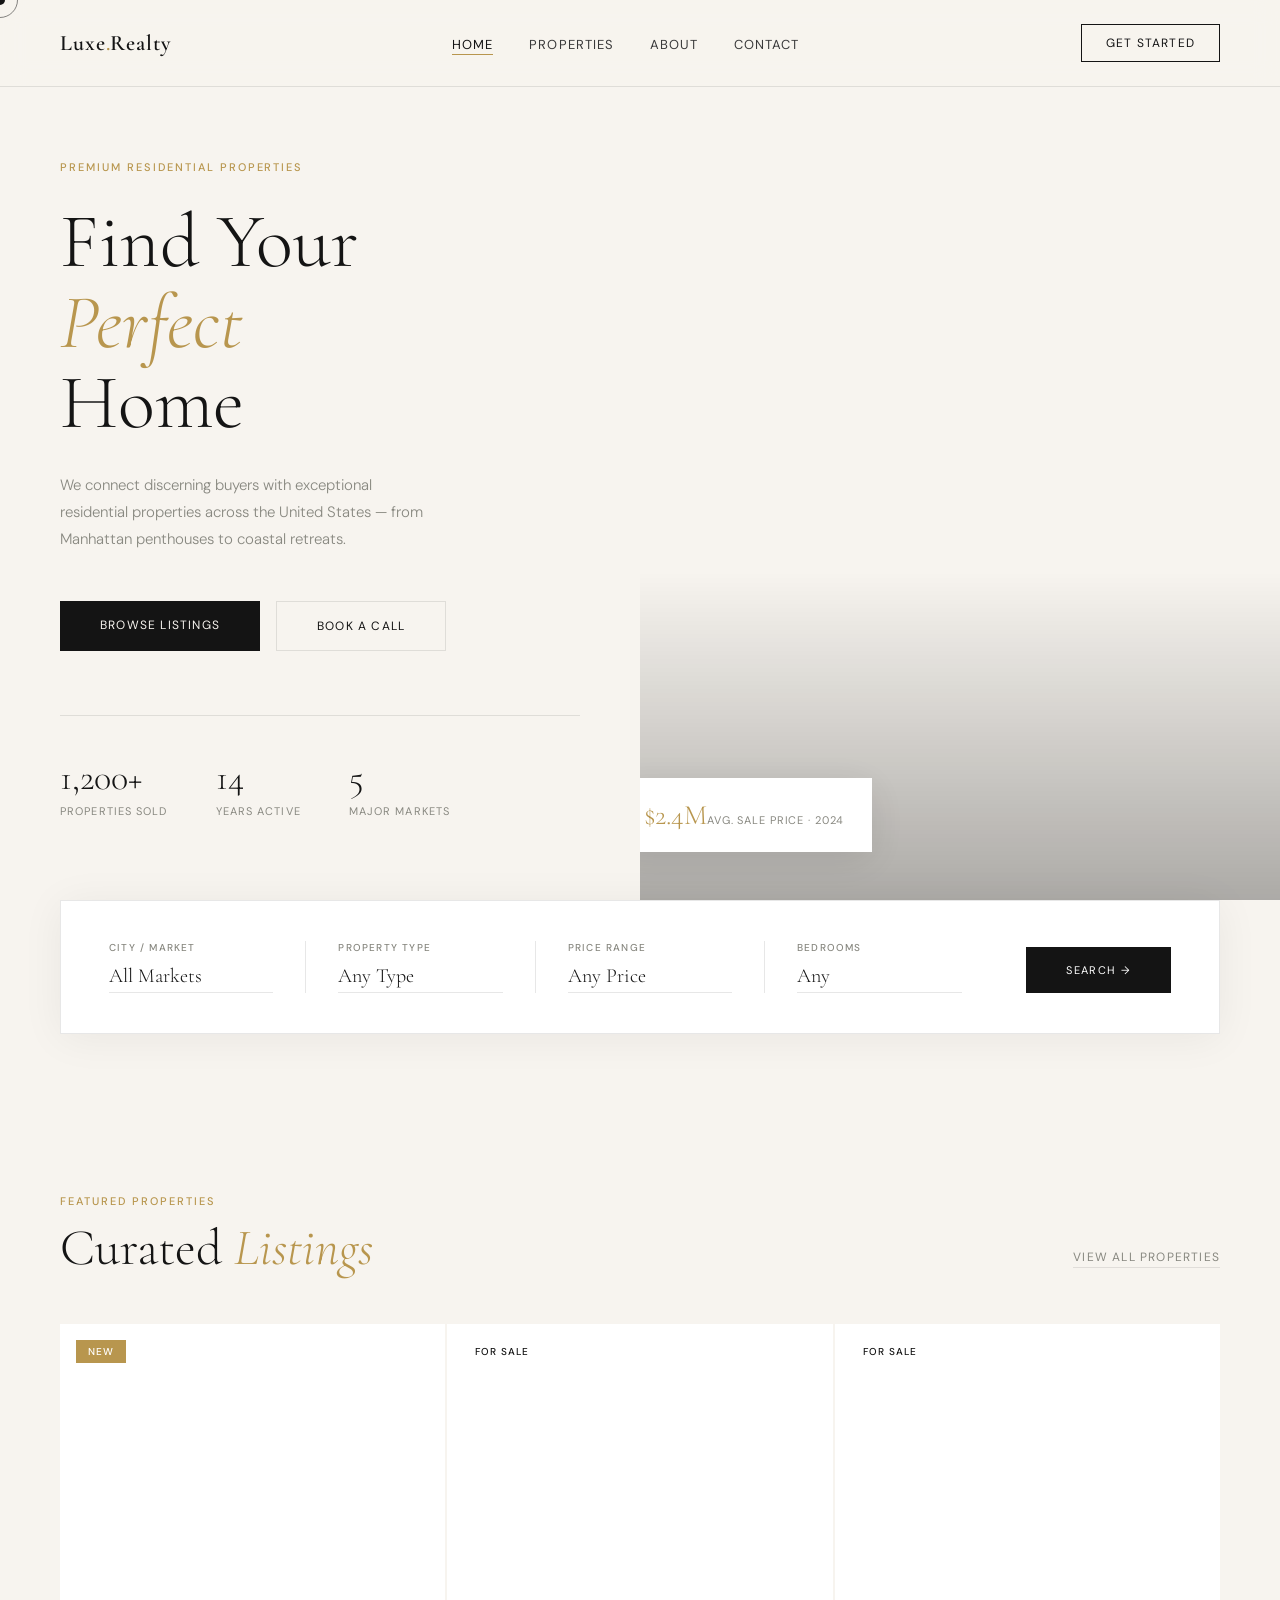
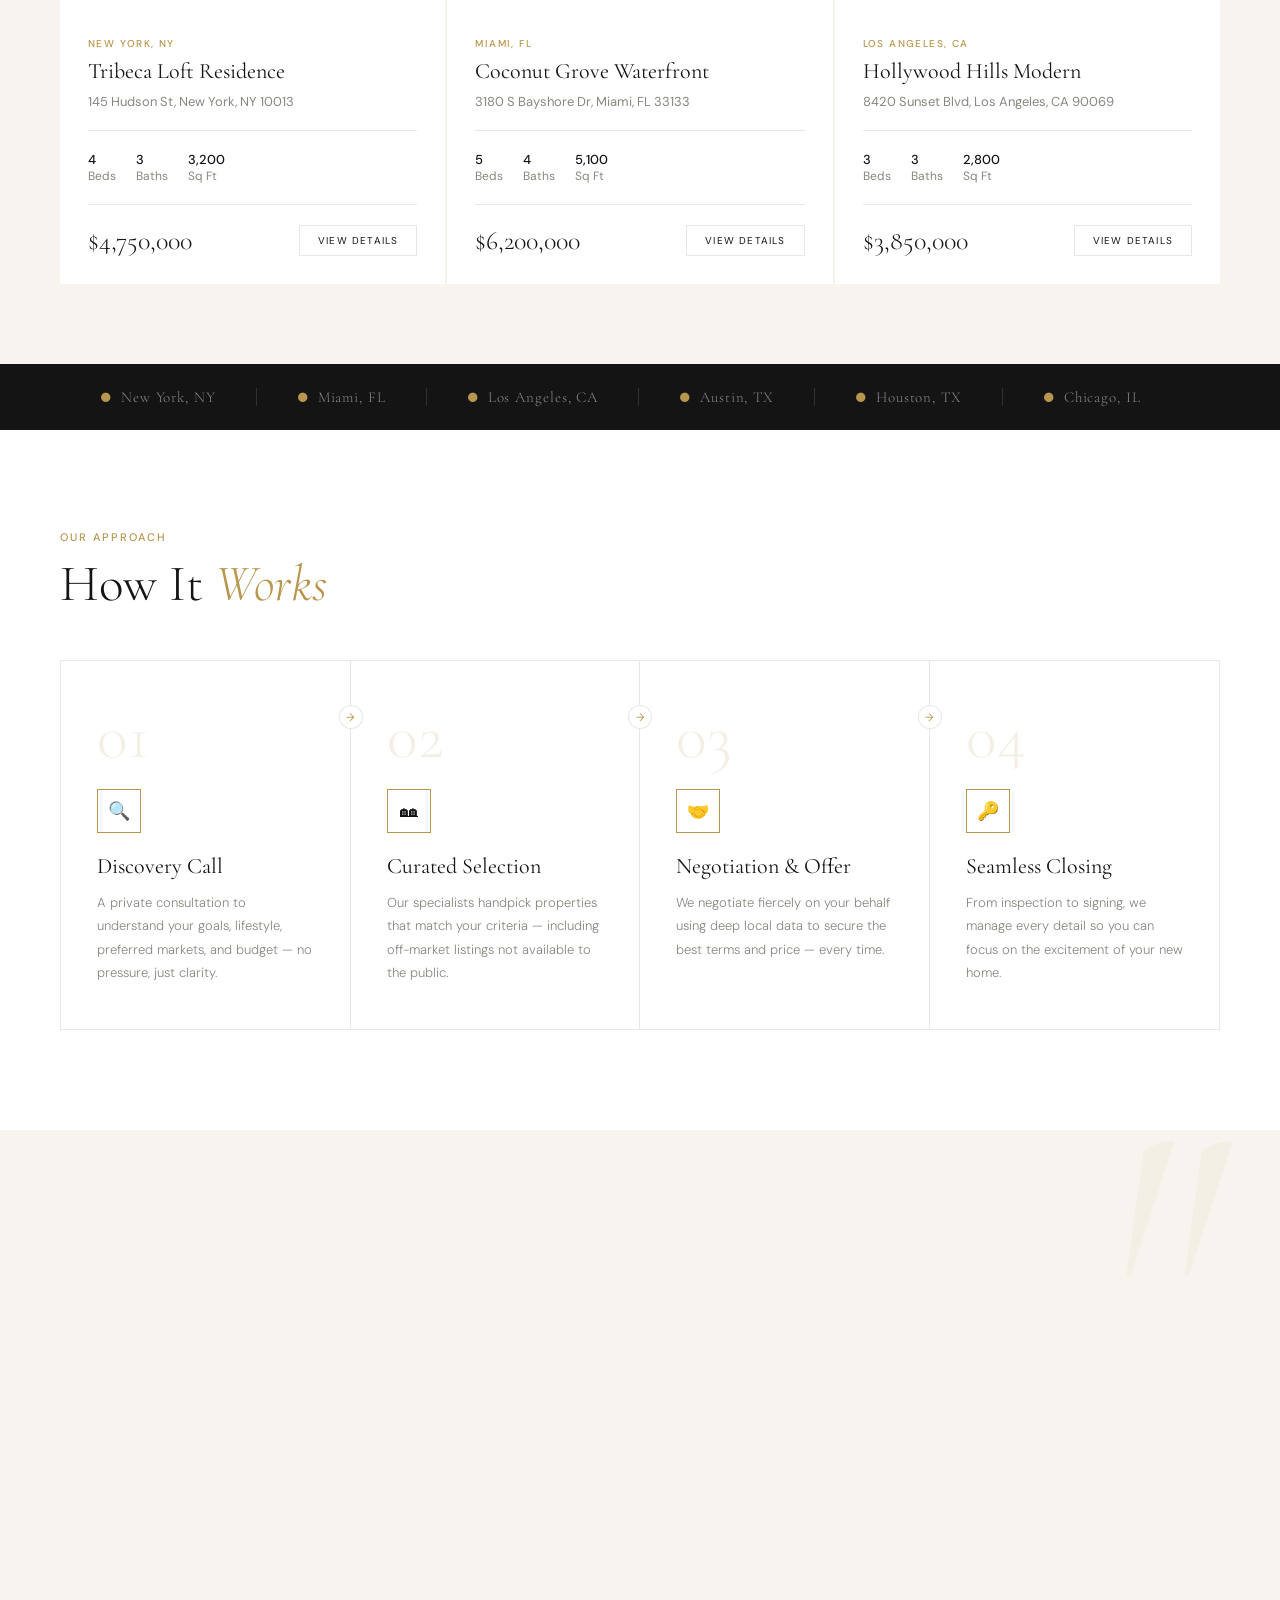
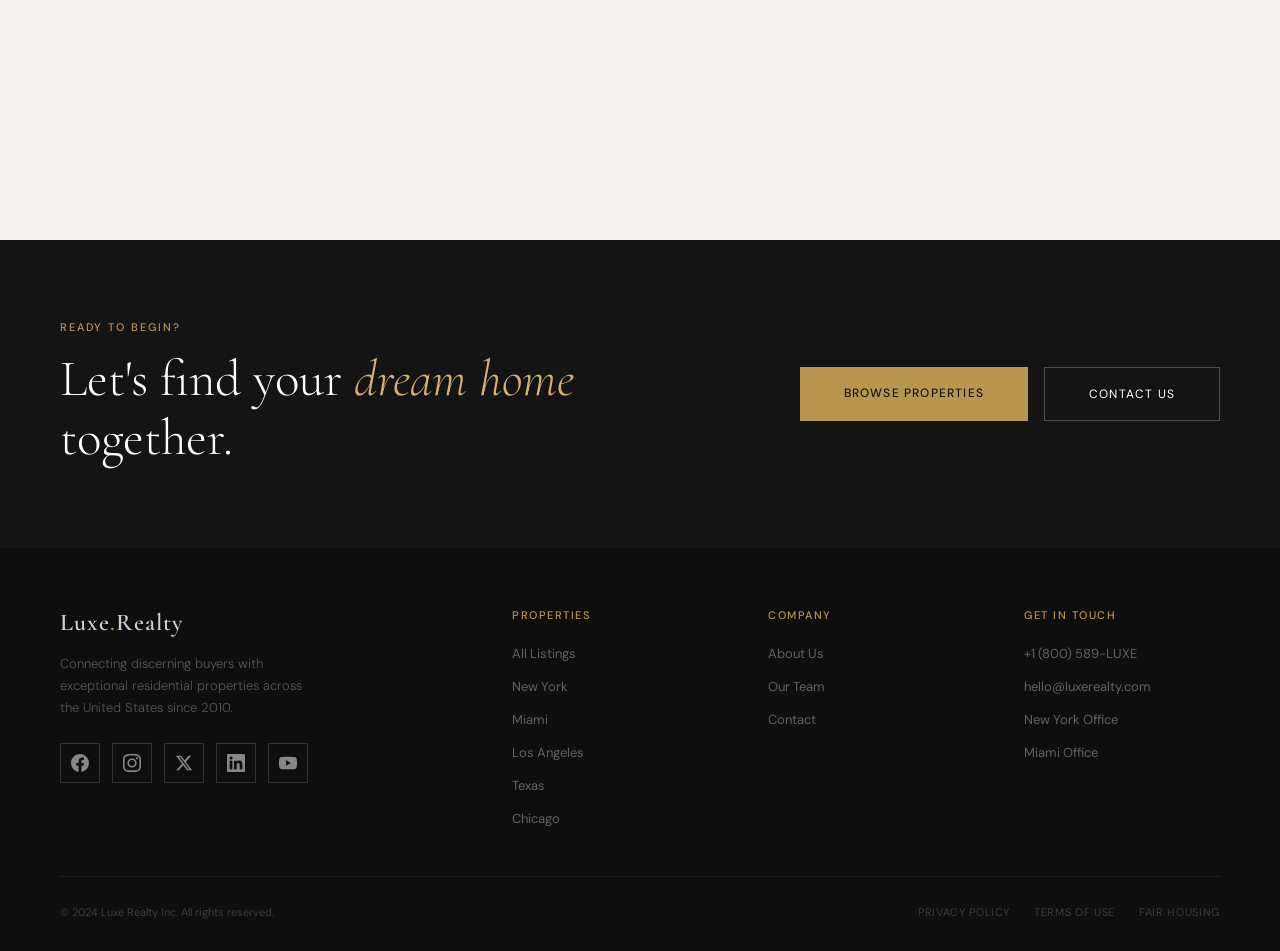
<file: index.html>
<!DOCTYPE html>
<html lang="en">
<head>
<meta charset="UTF-8" />
<meta name="viewport" content="width=device-width, initial-scale=1.0" />
<title>Luxe Realty — Premium Residential Properties USA</title>
<link rel="preconnect" href="https://fonts.googleapis.com" />
<link rel="preconnect" href="https://fonts.gstatic.com" crossorigin />
<link href="https://fonts.googleapis.com/css2?family=Cormorant+Garamond:ital,wght@0,300;0,400;0,600;1,300;1,400&family=DM+Sans:wght@300;400;500&display=swap" rel="stylesheet" />
<link rel="stylesheet" href="styles.css" />
<style>
/* HOME PAGE SPECIFIC STYLES */

/* HERO */
.hero{min-height:100vh;display:grid;grid-template-columns:1fr 1fr;padding-top:80px;overflow:hidden}
.hero-left{display:flex;flex-direction:column;justify-content:center;padding:80px 60px;position:relative}
.hero-eyebrow{font-size:11px;letter-spacing:.18em;text-transform:uppercase;color:var(--gold);font-weight:500;margin-bottom:28px;opacity:0;animation:fadeUp .8s .2s forwards}
.hero-title{font-family:var(--serif);font-size:clamp(52px,6vw,88px);font-weight:300;line-height:1.05;color:var(--ink);margin-bottom:28px;opacity:0;animation:fadeUp .8s .4s forwards}
.hero-title em{font-style:italic;color:var(--gold)}
.hero-desc{font-size:15px;color:var(--ink-muted);line-height:1.8;max-width:380px;margin-bottom:48px;font-weight:300;opacity:0;animation:fadeUp .8s .6s forwards}
.hero-btns{display:flex;gap:16px;opacity:0;animation:fadeUp .8s .8s forwards}
.btn-primary{background:var(--ink);color:var(--cream);padding:16px 40px;font-size:12px;letter-spacing:.1em;text-transform:uppercase;border:none;cursor:pointer;text-decoration:none;transition:background .25s;display:inline-block;font-family:var(--sans)}
.btn-primary:hover{background:var(--gold)}
.btn-outline{background:transparent;color:var(--ink);padding:16px 40px;font-size:12px;letter-spacing:.1em;text-transform:uppercase;border:1px solid var(--border);cursor:pointer;text-decoration:none;transition:border-color .25s;display:inline-block;font-family:var(--sans)}
.btn-outline:hover{border-color:var(--ink)}
.hero-stats{display:flex;gap:48px;margin-top:64px;padding-top:40px;border-top:1px solid var(--border);opacity:0;animation:fadeUp .8s 1s forwards}
.stat-num{font-family:var(--serif);font-size:36px;font-weight:300;color:var(--ink);display:block}
.stat-label{font-size:11px;letter-spacing:.1em;text-transform:uppercase;color:var(--ink-muted)}
.hero-right{position:relative;overflow:hidden;opacity:0;animation:fadeIn 1.2s .3s forwards}
.hero-img-placeholder{width:100%;height:100%;background:url('https://images.unsplash.com/photo-1600596542815-ffad4c1539a9?w=1200&q=80') center/cover no-repeat;display:flex;align-items:center;justify-content:center;position:relative}
.hero-img-placeholder::before{content:'';position:absolute;inset:0;background:linear-gradient(to bottom,rgba(0,0,0,0) 60%,rgba(0,0,0,0.3) 100%)}
.hero-img-label{display:none}
.hero-badge{position:absolute;bottom:48px;left:-24px;background:var(--white);padding:20px 28px;box-shadow:0 8px 40px rgba(0,0,0,.10);opacity:0;animation:fadeUp .8s 1.2s forwards}
.badge-num{font-family:var(--serif);font-size:28px;font-weight:300;color:var(--gold)}
.badge-text{font-size:11px;color:var(--ink-muted);letter-spacing:.08em;text-transform:uppercase}

/* SEARCH */
.search-section{padding:0 60px 80px}
.search-card{background:var(--white);border:1px solid var(--border);padding:40px 48px;display:grid;grid-template-columns:1fr 1fr 1fr 1fr auto;gap:0;align-items:end;box-shadow:0 4px 40px rgba(0,0,0,.06)}
.search-field{padding:0 32px 0 0;border-right:1px solid var(--border);margin-right:32px}
.search-field:last-of-type{border-right:none}
.search-label{display:block;font-size:10px;letter-spacing:.12em;text-transform:uppercase;color:var(--ink-muted);margin-bottom:10px;font-weight:500}
.search-select,.search-input{background:none;border:none;outline:none;font-family:var(--serif);font-size:20px;font-weight:300;color:var(--ink);width:100%;cursor:pointer;appearance:none;-webkit-appearance:none;padding-bottom:4px;border-bottom:1px solid var(--border);transition:border-color .2s}
.search-select:focus,.search-input:focus{border-color:var(--gold)}
.search-btn{background:var(--ink);color:var(--white);border:none;padding:16px 40px;font-family:var(--sans);font-size:11px;letter-spacing:.12em;text-transform:uppercase;cursor:pointer;transition:background .25s;white-space:nowrap}
.search-btn:hover{background:var(--gold)}

/* SECTION HEADER */
.section-header{display:flex;align-items:flex-end;justify-content:space-between;margin-bottom:48px}
.section-eyebrow{font-size:11px;letter-spacing:.18em;text-transform:uppercase;color:var(--gold);font-weight:500;margin-bottom:12px;display:block}
.section-title{font-family:var(--serif);font-size:clamp(36px,4vw,56px);font-weight:300;line-height:1.1}
.section-title em{font-style:italic;color:var(--gold)}
.view-all{font-size:12px;letter-spacing:.1em;text-transform:uppercase;color:var(--ink-muted);text-decoration:none;border-bottom:1px solid var(--border);padding-bottom:2px;transition:color .2s,border-color .2s;white-space:nowrap;margin-bottom:8px}
.view-all:hover{color:var(--ink);border-color:var(--ink)}

/* LISTINGS */
.listings-section{padding:80px 60px}
.listings-grid{display:grid;grid-template-columns:repeat(3,1fr);gap:2px}
.listing-card{background:var(--white);overflow:hidden;transition:transform .4s cubic-bezier(.25,.46,.45,.94);cursor:none;text-decoration:none;color:inherit;display:block}
.listing-card:hover{transform:translateY(-6px)}
.listing-card:hover .listing-img-placeholder{transform:scale(1.04)}
.listing-img-wrap{overflow:hidden;aspect-ratio:4/3;position:relative}
.listing-img-placeholder{width:100%;height:100%;background:url('https://images.unsplash.com/photo-1600585154340-be6161a56a0c?w=800&q=80') center/cover no-repeat;display:flex;align-items:center;justify-content:center;transition:transform .6s cubic-bezier(.25,.46,.45,.94)}
.listing-img-placeholder.alt1{background:url('https://images.unsplash.com/photo-1600607687939-ce8a6c25118c?w=800&q=80') center/cover no-repeat}
.listing-img-placeholder.alt2{background:url('https://images.unsplash.com/photo-1600566753086-00f18fb6b3ea?w=800&q=80') center/cover no-repeat}
.listing-img-icon{display:none}
.listing-tag{position:absolute;top:16px;left:16px;background:var(--white);font-size:10px;letter-spacing:.1em;text-transform:uppercase;padding:5px 12px;color:var(--ink);font-weight:500}
.listing-tag.sold{background:var(--ink);color:var(--white)}
.listing-tag.new{background:var(--gold);color:var(--white)}
.listing-body{padding:24px 28px 28px}
.listing-city{font-size:10px;letter-spacing:.14em;text-transform:uppercase;color:var(--gold);margin-bottom:8px;font-weight:500}
.listing-title{font-family:var(--serif);font-size:22px;font-weight:400;line-height:1.2;margin-bottom:8px;color:var(--ink)}
.listing-address{font-size:13px;color:var(--ink-muted);margin-bottom:20px}
.listing-divider{height:1px;background:var(--border);margin-bottom:20px}
.listing-meta{display:flex;gap:20px}
.listing-meta-item{font-size:12px;color:var(--ink-muted)}
.listing-meta-item strong{color:var(--ink);font-weight:500;display:block;font-size:13px}
.listing-footer{display:flex;align-items:center;justify-content:space-between;margin-top:20px;padding-top:20px;border-top:1px solid var(--border)}
.listing-price{font-family:var(--serif);font-size:26px;font-weight:300;color:var(--ink)}
.listing-btn-sm{font-size:10px;letter-spacing:.12em;text-transform:uppercase;color:var(--ink);border:1px solid var(--border);padding:8px 18px;cursor:pointer;background:none;transition:background .2s,color .2s,border-color .2s;font-family:var(--sans)}
.listing-btn-sm:hover{background:var(--ink);color:var(--white);border-color:var(--ink)}

/* MARKETS STRIP */
.markets-strip{padding:24px 60px;background:var(--ink);display:flex;align-items:center;overflow:hidden}
.market-item{font-family:var(--serif);font-size:15px;font-weight:300;color:rgba(255,255,255,.5);letter-spacing:.06em;white-space:nowrap;padding:0 40px;border-right:1px solid rgba(255,255,255,.12);transition:color .2s;cursor:default}
.market-item:last-child{border-right:none}
.market-item:hover{color:var(--gold-light)}
.market-dot{color:var(--gold);margin-right:8px}

/* HOW IT WORKS */
.process-section{padding:100px 60px;background:var(--white)}
.process-grid{display:grid;grid-template-columns:repeat(4,1fr);gap:0;border:1px solid var(--border)}
.process-step{padding:44px 36px;border-right:1px solid var(--border);position:relative;transition:background .3s}
.process-step:last-child{border-right:none}
.process-step:hover{background:var(--cream)}
.step-number{font-family:var(--serif);font-size:64px;font-weight:300;color:rgba(184,150,78,.15);line-height:1;margin-bottom:20px;display:block;transition:color .3s}
.process-step:hover .step-number{color:rgba(184,150,78,.35)}
.step-icon{width:44px;height:44px;border:1px solid var(--gold);display:flex;align-items:center;justify-content:center;margin-bottom:20px;font-size:18px}
.step-title{font-family:var(--serif);font-size:22px;font-weight:400;margin-bottom:12px}
.step-desc{font-size:13px;color:var(--ink-muted);line-height:1.8;font-weight:300}
.step-arrow{position:absolute;top:44px;right:-13px;width:24px;height:24px;background:var(--white);border:1px solid var(--border);border-radius:50%;display:flex;align-items:center;justify-content:center;font-size:11px;color:var(--gold);z-index:2}
.process-step:last-child .step-arrow{display:none}

/* TESTIMONIALS */
.testimonials-section{padding:100px 60px;position:relative;overflow:hidden}
.testimonials-section::before{content:'"';font-family:var(--serif);font-size:400px;color:rgba(184,150,78,.06);position:absolute;top:-60px;right:60px;line-height:1;pointer-events:none;font-style:italic}
.testimonials-header{display:flex;align-items:flex-end;justify-content:space-between;gap:24px;flex-wrap:wrap}
.testimonials-header .section-title{margin-bottom:0}
.testimonials-track-wrap{overflow:hidden;margin-top:64px}
.testimonials-track{display:flex;gap:2px;transition:transform .6s cubic-bezier(.25,.46,.45,.94)}
.testimonial-card{background:var(--white);flex:0 0 calc(33.333% - 2px);padding:44px 40px;border:1px solid var(--border);position:relative;min-width:0}
.tc-stars{display:flex;gap:4px;margin-bottom:24px;color:var(--gold);font-size:14px}
.tc-quote{font-family:var(--serif);font-size:19px;font-weight:300;line-height:1.65;color:var(--ink-soft);margin-bottom:32px;font-style:italic}
.tc-divider{height:1px;background:var(--border);margin-bottom:24px}
.tc-author{display:flex;align-items:center;gap:16px}
.tc-avatar{width:48px;height:48px;border-radius:50%;background:linear-gradient(135deg,#E5DDD4,#CFC7BC);display:flex;align-items:center;justify-content:center;font-size:16px;font-family:var(--serif);color:rgba(20,20,20,.3);flex-shrink:0}
.tc-name{font-size:14px;font-weight:500;color:var(--ink);display:block;margin-bottom:2px}
.tc-detail{font-size:12px;color:var(--ink-muted)}
.tc-market-tag{position:absolute;top:32px;right:32px;font-size:10px;letter-spacing:.1em;text-transform:uppercase;color:var(--gold);background:rgba(184,150,78,.08);padding:4px 10px}
.tc-controls{display:flex;align-items:center;gap:16px;margin-top:40px}
.tc-btn{width:44px;height:44px;border:1px solid var(--border);background:none;cursor:pointer;font-size:16px;color:var(--ink);transition:background .2s,color .2s,border-color .2s;display:flex;align-items:center;justify-content:center}
.tc-btn:hover{background:var(--ink);color:var(--white);border-color:var(--ink)}
.tc-dots{display:flex;gap:8px}
.tc-dot{width:6px;height:6px;border-radius:50%;background:var(--border);border:1px solid var(--border);cursor:pointer;transition:background .2s,transform .2s}
.tc-dot.active{background:var(--gold);border-color:var(--gold);transform:scale(1.3)}
.tc-count{margin-left:auto;font-size:13px;color:var(--ink-muted)}

/* HOME PAGE RESPONSIVE */

/* RESPONSIVE */
/* RESPONSIVE - HOME PAGE */
@media(max-width:1024px){
  .hero{grid-template-columns:1fr;min-height:auto}
  .hero-right{min-height:280px;order:-1}
  .hero-left{padding:40px 32px}
  .hero-title{font-size:clamp(36px,8vw,52px)}
  .hero-badge{display:none}
  .search-section{padding:0 32px 60px}
  .search-card{grid-template-columns:1fr 1fr;gap:24px;padding:28px 24px}
  .search-field{border-right:none;margin-right:0;padding-right:0}
  .listings-section,.process-section,.testimonials-section{padding:60px 32px}
  .listings-grid{grid-template-columns:1fr 1fr}
  .process-grid{grid-template-columns:1fr 1fr}
  .process-step{border-bottom:1px solid var(--border)}
  .testimonial-card{flex:0 0 calc(100% - 2px)}
  .testimonials-section::before{font-size:200px;right:20px}
  .markets-strip{padding:20px 32px;flex-wrap:wrap}
  .market-item{padding:8px 20px}
}
@media(max-width:768px){
  .hero-title{font-size:clamp(32px,7vw,44px)}
  .hero-desc{font-size:14px;max-width:100%}
  .hero-right{min-height:220px}
  .search-card{grid-template-columns:1fr}
  .listings-grid{grid-template-columns:1fr}
  .process-grid{grid-template-columns:1fr}
}
@media(max-width:480px){
  .hero{padding-top:60px}
  .hero-right{min-height:200px}
  .hero-left{padding:24px 16px}
  .hero-eyebrow{font-size:10px;margin-bottom:12px}
  .hero-title{font-size:26px;margin-bottom:12px}
  .hero-desc{font-size:13px;margin-bottom:20px;line-height:1.6}
  .hero-btns{flex-direction:column;gap:10px}
  .hero-btns a{text-align:center;padding:14px 24px;font-size:11px}
  .hero-stats{flex-direction:row;flex-wrap:wrap;gap:16px;margin-top:24px;padding-top:20px}
  .hero-stats .stat{flex:1;min-width:80px}
  .stat-num{font-size:24px}
  .stat-label{font-size:9px}
  .search-section{padding:0 16px 32px}
  .search-card{padding:20px 16px;gap:16px}
  .search-label{font-size:9px}
  .search-select,.search-input{font-size:16px}
  .search-btn{padding:14px 24px;font-size:10px;width:100%}
  .listings-section,.process-section,.testimonials-section{padding:32px 16px}
  .listing-card{min-width:100%}
  .listing-body{padding:16px}
  .listing-title{font-size:18px}
  .listing-price{font-size:18px}
  .process-step{padding:20px 16px}
  .step-num{font-size:32px}
  .step-title{font-size:16px}
  .testimonials-header{flex-direction:column;align-items:flex-start;gap:24px}
  .testimonials-header .section-title{font-size:28px}
  .tc-controls{flex-wrap:wrap;gap:12px}
  .tc-btn{width:40px;height:40px}
  .testimonial-card{padding:24px 20px}
  .tc-quote{font-size:16px}
  .markets-strip{padding:12px 16px;gap:8px}
  .market-item{padding:6px 12px;font-size:12px}
}
</style>
</head>
<body>
<div class="cursor" id="cursor"></div>
<div class="cursor-ring" id="cursorRing"></div>

<!-- NAV -->
<nav id="navbar">
  <a href="index.html" class="nav-logo">Luxe<span>.</span>Realty</a>
  <ul class="nav-links">
    <li><a href="index.html" class="active">Home</a></li>
    <li><a href="listings.html">Properties</a></li>
    <li><a href="about.html">About</a></li>
    <li><a href="contact.html">Contact</a></li>
  </ul>
  <a href="contact.html" class="nav-cta">Get Started</a>
  <button class="menu-toggle" id="menuToggle" aria-label="Toggle menu">
    <span></span><span></span><span></span>
  </button>
</nav>

<!-- MOBILE MENU -->
<div class="mobile-menu" id="mobileMenu">
  <a href="index.html">Home</a>
  <a href="listings.html">Properties</a>
  <a href="about.html">About</a>
  <a href="contact.html">Contact</a>
  <a href="contact.html" class="nav-cta">Get Started</a>
</div>

<!-- HERO -->
<section class="hero">
  <div class="hero-left">
    <span class="hero-eyebrow">Premium Residential Properties</span>
    <h1 class="hero-title">Find Your<br/><em>Perfect</em><br/>Home</h1>
    <p class="hero-desc">We connect discerning buyers with exceptional residential properties across the United States — from Manhattan penthouses to coastal retreats.</p>
    <div class="hero-btns">
      <a href="listings.html" class="btn-primary">Browse Listings</a>
      <a href="contact.html" class="btn-outline">Book a Call</a>
    </div>
    <div class="hero-stats">
      <div><span class="stat-num">1,200+</span><span class="stat-label">Properties Sold</span></div>
      <div><span class="stat-num">14</span><span class="stat-label">Years Active</span></div>
      <div><span class="stat-num">5</span><span class="stat-label">Major Markets</span></div>
    </div>
  </div>
  <div class="hero-right">
    <div class="hero-img-placeholder"><span class="hero-img-label">Featured Property Image</span></div>
    <div class="hero-badge"><span class="badge-num">$2.4M</span><span class="badge-text">Avg. Sale Price · 2024</span></div>
  </div>
</section>

<!-- SEARCH -->
<section class="search-section">
  <div class="search-card">
    <div class="search-field">
      <label class="search-label">City / Market</label>
      <select class="search-select">
        <option>All Markets</option>
        <option>New York, NY</option>
        <option>Miami, FL</option>
        <option>Los Angeles, CA</option>
        <option>Austin, TX</option>
        <option>Chicago, IL</option>
      </select>
    </div>
    <div class="search-field">
      <label class="search-label">Property Type</label>
      <select class="search-select">
        <option>Any Type</option>
        <option>Single Family Home</option>
        <option>Condominium</option>
        <option>Townhouse</option>
        <option>Penthouse</option>
      </select>
    </div>
    <div class="search-field">
      <label class="search-label">Price Range</label>
      <select class="search-select">
        <option>Any Price</option>
        <option>$500K – $1M</option>
        <option>$1M – $2.5M</option>
        <option>$2.5M – $5M</option>
        <option>$5M+</option>
      </select>
    </div>
    <div class="search-field">
      <label class="search-label">Bedrooms</label>
      <select class="search-select">
        <option>Any</option>
        <option>2+ Beds</option>
        <option>3+ Beds</option>
        <option>4+ Beds</option>
      </select>
    </div>
    <button class="search-btn" onclick="window.location='listings.html'">Search →</button>
  </div>
</section>

<!-- FEATURED LISTINGS -->
<section class="listings-section">
  <div class="section-header reveal">
    <div><span class="section-eyebrow">Featured Properties</span><h2 class="section-title">Curated <em>Listings</em></h2></div>
    <a href="listings.html" class="view-all">View All Properties</a>
  </div>
  <div class="listings-grid">
    <a href="property-detail.html" class="listing-card reveal">
      <div class="listing-img-wrap"><div class="listing-img-placeholder"><span class="listing-img-icon">Property Photo</span></div><span class="listing-tag new">New</span></div>
      <div class="listing-body">
        <div class="listing-city">New York, NY</div>
        <h3 class="listing-title">Tribeca Loft Residence</h3>
        <p class="listing-address">145 Hudson St, New York, NY 10013</p>
        <div class="listing-divider"></div>
        <div class="listing-meta">
          <div class="listing-meta-item"><strong>4</strong>Beds</div>
          <div class="listing-meta-item"><strong>3</strong>Baths</div>
          <div class="listing-meta-item"><strong>3,200</strong>Sq Ft</div>
        </div>
        <div class="listing-footer"><span class="listing-price">$4,750,000</span><button class="listing-btn-sm">View Details</button></div>
      </div>
    </a>
    <a href="property-detail.html" class="listing-card reveal">
      <div class="listing-img-wrap"><div class="listing-img-placeholder alt1"><span class="listing-img-icon">Property Photo</span></div><span class="listing-tag">For Sale</span></div>
      <div class="listing-body">
        <div class="listing-city">Miami, FL</div>
        <h3 class="listing-title">Coconut Grove Waterfront</h3>
        <p class="listing-address">3180 S Bayshore Dr, Miami, FL 33133</p>
        <div class="listing-divider"></div>
        <div class="listing-meta">
          <div class="listing-meta-item"><strong>5</strong>Beds</div>
          <div class="listing-meta-item"><strong>4</strong>Baths</div>
          <div class="listing-meta-item"><strong>5,100</strong>Sq Ft</div>
        </div>
        <div class="listing-footer"><span class="listing-price">$6,200,000</span><button class="listing-btn-sm">View Details</button></div>
      </div>
    </a>
    <a href="property-detail.html" class="listing-card reveal">
      <div class="listing-img-wrap"><div class="listing-img-placeholder alt2"><span class="listing-img-icon">Property Photo</span></div><span class="listing-tag">For Sale</span></div>
      <div class="listing-body">
        <div class="listing-city">Los Angeles, CA</div>
        <h3 class="listing-title">Hollywood Hills Modern</h3>
        <p class="listing-address">8420 Sunset Blvd, Los Angeles, CA 90069</p>
        <div class="listing-divider"></div>
        <div class="listing-meta">
          <div class="listing-meta-item"><strong>3</strong>Beds</div>
          <div class="listing-meta-item"><strong>3</strong>Baths</div>
          <div class="listing-meta-item"><strong>2,800</strong>Sq Ft</div>
        </div>
        <div class="listing-footer"><span class="listing-price">$3,850,000</span><button class="listing-btn-sm">View Details</button></div>
      </div>
    </a>
  </div>
</section>

<!-- MARKETS -->
<div class="markets-strip">
  <div class="market-item"><span class="market-dot">●</span>New York, NY</div>
  <div class="market-item"><span class="market-dot">●</span>Miami, FL</div>
  <div class="market-item"><span class="market-dot">●</span>Los Angeles, CA</div>
  <div class="market-item"><span class="market-dot">●</span>Austin, TX</div>
  <div class="market-item"><span class="market-dot">●</span>Houston, TX</div>
  <div class="market-item"><span class="market-dot">●</span>Chicago, IL</div>
</div>

<!-- HOW IT WORKS -->
<section class="process-section">
  <div class="section-header reveal">
    <div><span class="section-eyebrow">Our Approach</span><h2 class="section-title">How It <em>Works</em></h2></div>
  </div>
  <div class="process-grid">
    <div class="process-step reveal"><span class="step-number">01</span><div class="step-icon">🔍</div><h3 class="step-title">Discovery Call</h3><p class="step-desc">A private consultation to understand your goals, lifestyle, preferred markets, and budget — no pressure, just clarity.</p><div class="step-arrow">→</div></div>
    <div class="process-step reveal"><span class="step-number">02</span><div class="step-icon">🏘</div><h3 class="step-title">Curated Selection</h3><p class="step-desc">Our specialists handpick properties that match your criteria — including off-market listings not available to the public.</p><div class="step-arrow">→</div></div>
    <div class="process-step reveal"><span class="step-number">03</span><div class="step-icon">🤝</div><h3 class="step-title">Negotiation & Offer</h3><p class="step-desc">We negotiate fiercely on your behalf using deep local data to secure the best terms and price — every time.</p><div class="step-arrow">→</div></div>
    <div class="process-step reveal"><span class="step-number">04</span><div class="step-icon">🔑</div><h3 class="step-title">Seamless Closing</h3><p class="step-desc">From inspection to signing, we manage every detail so you can focus on the excitement of your new home.</p></div>
  </div>
</section>

<!-- TESTIMONIALS -->
<section class="testimonials-section">
  <div class="section-header reveal">
    <div><span class="section-eyebrow">Client Stories</span><h2 class="section-title">What Our <em>Clients</em> Say</h2></div>
    <div class="tc-controls">
      <button class="tc-btn" id="tcPrev">←</button>
      <div class="tc-dots" id="tcDots"></div>
      <button class="tc-btn" id="tcNext">→</button>
      <span class="tc-count" id="tcCount">1 / 2</span>
    </div>
  </div>
  <div class="testimonials-track-wrap">
    <div class="testimonials-track reveal" id="tcTrack">
      <div class="testimonial-card"><span class="tc-market-tag">New York</span><div class="tc-stars">★★★★★</div><p class="tc-quote">"Working with Luxe Realty was unlike anything I'd experienced. Alexandra found us a Tribeca loft before it hit the public market. The whole process felt effortless."</p><div class="tc-divider"></div><div class="tc-author"><div class="tc-avatar">D</div><div><span class="tc-name">David & Rachel Stern</span><span class="tc-detail">Purchased in Tribeca, NY · 2024</span></div></div></div>
      <div class="testimonial-card"><span class="tc-market-tag">Miami</span><div class="tc-stars">★★★★★</div><p class="tc-quote">"James negotiated $180K below asking and we closed in under 30 days. His knowledge of the Miami waterfront market is unmatched. Exceptional from start to finish."</p><div class="tc-divider"></div><div class="tc-author"><div class="tc-avatar" style="background:linear-gradient(135deg,#D9E0E5,#BFC9D0)">M</div><div><span class="tc-name">Michael Torres</span><span class="tc-detail">Purchased in Coconut Grove, FL · 2024</span></div></div></div>
      <div class="testimonial-card"><span class="tc-market-tag">Los Angeles</span><div class="tc-stars">★★★★★</div><p class="tc-quote">"I relocated from London and knew nothing about the LA market. Sofia guided me through everything. She's not just an agent — she's a true advocate for her clients."</p><div class="tc-divider"></div><div class="tc-author"><div class="tc-avatar" style="background:linear-gradient(135deg,#E5D9E0,#D0BCC8)">P</div><div><span class="tc-name">Priya Nair</span><span class="tc-detail">Purchased in Hollywood Hills, CA · 2023</span></div></div></div>
      <div class="testimonial-card"><span class="tc-market-tag">Texas</span><div class="tc-stars">★★★★★</div><p class="tc-quote">"Moving our family from Chicago to Austin felt daunting. Marcus found us an off-market estate that checked every box. The personal attention was extraordinary."</p><div class="tc-divider"></div><div class="tc-author"><div class="tc-avatar" style="background:linear-gradient(135deg,#D9E5E0,#BFD0C9)">C</div><div><span class="tc-name">Chris & Lauren Whitfield</span><span class="tc-detail">Purchased in Austin, TX · 2024</span></div></div></div>
      <div class="testimonial-card"><span class="tc-market-tag">Chicago</span><div class="tc-stars">★★★★★</div><p class="tc-quote">"Our listing received 8 offers by Sunday and sold $95K over asking. Luxe Realty's marketing strategy and expertise is simply unrivaled in the Chicago market."</p><div class="tc-divider"></div><div class="tc-author"><div class="tc-avatar" style="background:linear-gradient(135deg,#E5E5D9,#D0D0BF)">A</div><div><span class="tc-name">Amanda Hughes</span><span class="tc-detail">Sold in Lincoln Park, IL · 2024</span></div></div></div>
    </div>
  </div>
</section>

<!-- CTA BANNER -->
<section class="cta-banner">
  <div class="cta-content">
    <span class="cta-eyebrow">Ready to Begin?</span>
    <h2 class="cta-title">Let's find your <em>dream home</em><br/>together.</h2>
  </div>
  <div class="cta-buttons">
    <a href="listings.html" class="cta-btn-primary">Browse Properties</a>
    <a href="contact.html" class="cta-btn-outline">Contact Us</a>
  </div>
</section>

<!-- FOOTER -->
<footer>
  <div class="footer-grid">
    <div>
      <a href="index.html" class="footer-logo">Luxe<span>.</span>Realty</a>
      <p class="footer-tagline">Connecting discerning buyers with exceptional residential properties across the United States since 2010.</p>
      <div class="footer-social">
        <a href="https://facebook.com" target="_blank" aria-label="Facebook"><svg viewBox="0 0 24 24"><path d="M24 12.073c0-6.627-5.373-12-12-12s-12 5.373-12 12c0 5.99 4.388 10.954 10.125 11.854v-8.385H7.078v-3.47h3.047V9.43c0-3.007 1.792-4.669 4.533-4.669 1.312 0 2.686.235 2.686.235v2.953H15.83c-1.491 0-1.956.925-1.956 1.874v2.25h3.328l-.532 3.47h-2.796v8.385C19.612 23.027 24 18.062 24 12.073z"/></svg></a>
        <a href="https://instagram.com" target="_blank" aria-label="Instagram"><svg viewBox="0 0 24 24"><path d="M12 2.163c3.204 0 3.584.012 4.85.07 3.252.148 4.771 1.691 4.919 4.919.058 1.265.069 1.645.069 4.849 0 3.205-.012 3.584-.069 4.849-.149 3.225-1.664 4.771-4.919 4.919-1.266.058-1.644.07-4.85.07-3.204 0-3.584-.012-4.849-.07-3.26-.149-4.771-1.699-4.919-4.92-.058-1.265-.07-1.644-.07-4.849 0-3.204.013-3.583.07-4.849.149-3.227 1.664-4.771 4.919-4.919 1.266-.057 1.645-.069 4.849-.069zM12 0C8.741 0 8.333.014 7.053.072 2.695.272.273 2.69.073 7.052.014 8.333 0 8.741 0 12c0 3.259.014 3.668.072 4.948.2 4.358 2.618 6.78 6.98 6.98C8.333 23.986 8.741 24 12 24c3.259 0 3.668-.014 4.948-.072 4.354-.2 6.782-2.618 6.979-6.98.059-1.28.073-1.689.073-4.948 0-3.259-.014-3.667-.072-4.947-.196-4.354-2.617-6.78-6.979-6.98C15.668.014 15.259 0 12 0zm0 5.838a6.162 6.162 0 100 12.324 6.162 6.162 0 000-12.324zM12 16a4 4 0 110-8 4 4 0 010 8zm6.406-11.845a1.44 1.44 0 100 2.881 1.44 1.44 0 000-2.881z"/></svg></a>
        <a href="https://twitter.com" target="_blank" aria-label="X/Twitter"><svg viewBox="0 0 24 24"><path d="M18.244 2.25h3.308l-7.227 8.26 8.502 11.24H16.17l-5.214-6.817L4.99 21.75H1.68l7.73-8.835L1.254 2.25H8.08l4.713 6.231zm-1.161 17.52h1.833L7.084 4.126H5.117z"/></svg></a>
        <a href="https://linkedin.com" target="_blank" aria-label="LinkedIn"><svg viewBox="0 0 24 24"><path d="M20.447 20.452h-3.554v-5.569c0-1.328-.027-3.037-1.852-3.037-1.853 0-2.136 1.445-2.136 2.939v5.667H9.351V9h3.414v1.561h.046c.477-.9 1.637-1.85 3.37-1.85 3.601 0 4.267 2.37 4.267 5.455v6.286zM5.337 7.433a2.062 2.062 0 01-2.063-2.065 2.064 2.064 0 112.063 2.065zm1.782 13.019H3.555V9h3.564v11.452zM22.225 0H1.771C.792 0 0 .774 0 1.729v20.542C0 23.227.792 24 1.771 24h20.451C23.2 24 24 23.227 24 22.271V1.729C24 .774 23.2 0 22.222 0h.003z"/></svg></a>
        <a href="https://youtube.com" target="_blank" aria-label="YouTube"><svg viewBox="0 0 24 24"><path d="M23.498 6.186a3.016 3.016 0 00-2.122-2.136C19.505 3.545 12 3.545 12 3.545s-7.505 0-9.377.505A3.017 3.017 0 00.502 6.186C0 8.07 0 12 0 12s0 3.93.502 5.814a3.016 3.016 0 002.122 2.136c1.871.505 9.376.505 9.376.505s7.505 0 9.377-.505a3.015 3.015 0 002.122-2.136C24 15.93 24 12 24 12s0-3.93-.502-5.814zM9.545 15.568V8.432L15.818 12l-6.273 3.568z"/></svg></a>
      </div>
    </div>
    <div>
      <div class="footer-col-title">Properties</div>
      <ul class="footer-col-links">
        <li><a href="listings.html">All Listings</a></li>
        <li><a href="listings.html">New York</a></li>
        <li><a href="listings.html">Miami</a></li>
        <li><a href="listings.html">Los Angeles</a></li>
        <li><a href="listings.html">Texas</a></li>
        <li><a href="listings.html">Chicago</a></li>
      </ul>
    </div>
    <div>
      <div class="footer-col-title">Company</div>
      <ul class="footer-col-links">
        <li><a href="about.html">About Us</a></li>
        <li><a href="about.html#team">Our Team</a></li>
        <li><a href="contact.html">Contact</a></li>
      </ul>
    </div>
    <div>
      <div class="footer-col-title">Get In Touch</div>
      <ul class="footer-col-links">
        <li><a href="tel:+18005895893">+1 (800) 589-LUXE</a></li>
        <li><a href="mailto:hello@luxerealty.com">hello@luxerealty.com</a></li>
        <li><a href="#">New York Office</a></li>
        <li><a href="#">Miami Office</a></li>
      </ul>
    </div>
  </div>
  <div class="footer-bottom">
    <span class="footer-copy">© 2024 Luxe Realty Inc. All rights reserved.</span>
    <div class="footer-legal">
      <a href="#">Privacy Policy</a>
      <a href="#">Terms of Use</a>
      <a href="#">Fair Housing</a>
    </div>
  </div>
</footer>

<script>
const cursor=document.getElementById('cursor'),ring=document.getElementById('cursorRing');
let mx=0,my=0,rx=0,ry=0;
document.addEventListener('mousemove',e=>{mx=e.clientX;my=e.clientY});
(function anim(){cursor.style.left=mx+'px';cursor.style.top=my+'px';rx+=(mx-rx)*.12;ry+=(my-ry)*.12;ring.style.left=rx+'px';ring.style.top=ry+'px';requestAnimationFrame(anim)})();
document.querySelectorAll('a,button,.listing-card').forEach(el=>{
  el.addEventListener('mouseenter',()=>{cursor.style.transform='translate(-50%,-50%) scale(2.5)';ring.style.opacity='.2'});
  el.addEventListener('mouseleave',()=>{cursor.style.transform='translate(-50%,-50%) scale(1)';ring.style.opacity='.5'});
});
window.addEventListener('scroll',()=>document.getElementById('navbar').classList.toggle('scrolled',scrollY>60));
const obs=new IntersectionObserver(entries=>entries.forEach((e,i)=>{if(e.isIntersecting)setTimeout(()=>e.target.classList.add('visible'),i*80)}),{threshold:.1});
document.querySelectorAll('.reveal').forEach(el=>obs.observe(el));

// Mobile Menu Toggle
const menuToggle=document.getElementById('menuToggle');
const mobileMenu=document.getElementById('mobileMenu');
menuToggle.addEventListener('click',()=>{
  menuToggle.classList.toggle('active');
  mobileMenu.classList.toggle('active');
  document.body.style.overflow=mobileMenu.classList.contains('active')?'hidden':'';
});
mobileMenu.querySelectorAll('a').forEach(link=>{
  link.addEventListener('click',()=>{
    menuToggle.classList.remove('active');
    mobileMenu.classList.remove('active');
    document.body.style.overflow='';
  });
});

// Carousel
const track=document.getElementById('tcTrack');
const cards=track?[...track.querySelectorAll('.testimonial-card')]:[];
let cur=0;
const vis=()=>window.innerWidth<=1024?1:3;
const pages=()=>Math.ceil(cards.length/vis());
function buildDots(){const d=document.getElementById('tcDots');if(!d)return;d.innerHTML='';for(let i=0;i<pages();i++){const b=document.createElement('div');b.className='tc-dot'+(i===0?' active':'');b.onclick=()=>go(i);d.appendChild(b)}}
function go(i){const p=pages();cur=Math.max(0,Math.min(i,p-1));const w=cards[0]?cards[0].offsetWidth+2:0;track.style.transform=`translateX(-${cur*w*vis()}px)`;document.getElementById('tcCount').textContent=`${cur+1} / ${p}`;document.querySelectorAll('.tc-dot').forEach((d,i)=>d.classList.toggle('active',i===cur))}
document.getElementById('tcPrev').onclick=()=>go(cur-1);
document.getElementById('tcNext').onclick=()=>go(cur+1);
buildDots();
window.addEventListener('resize',()=>{buildDots();go(0)});
</script>
</body>
</html>
</file>
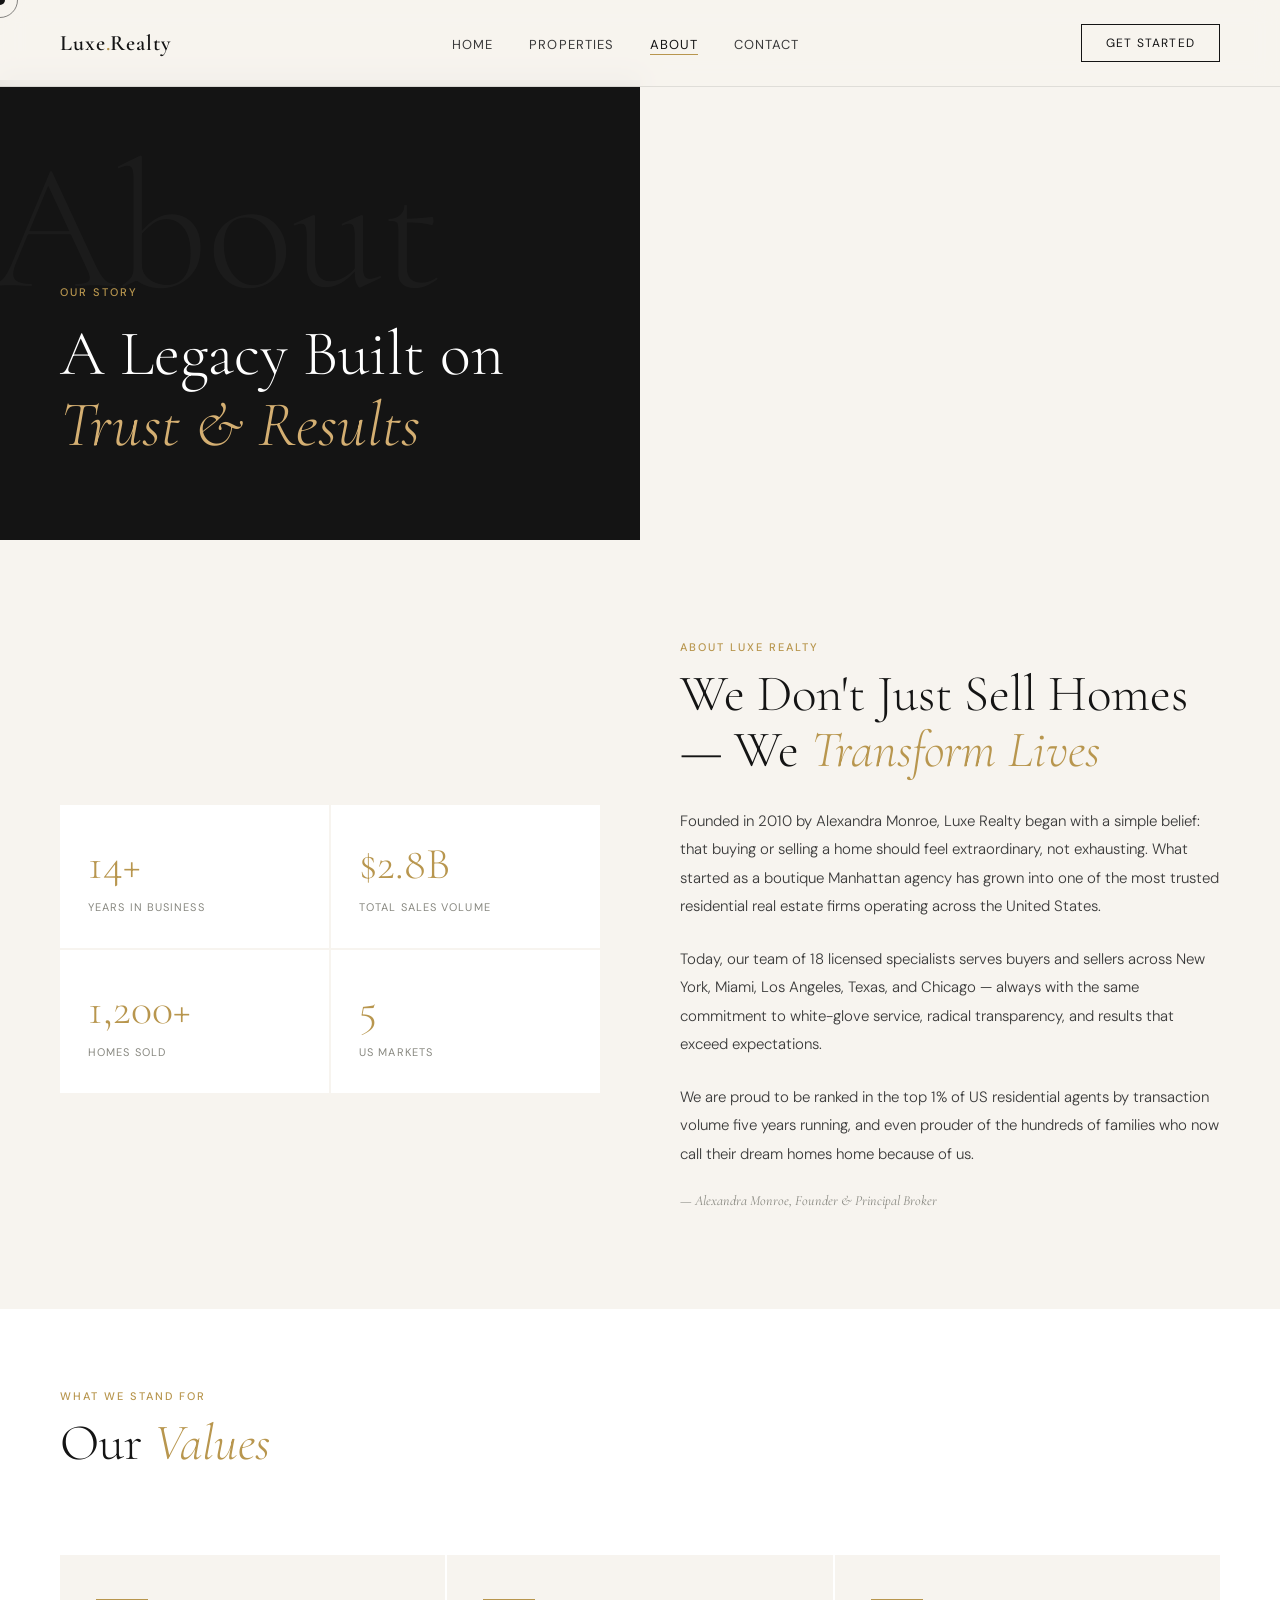
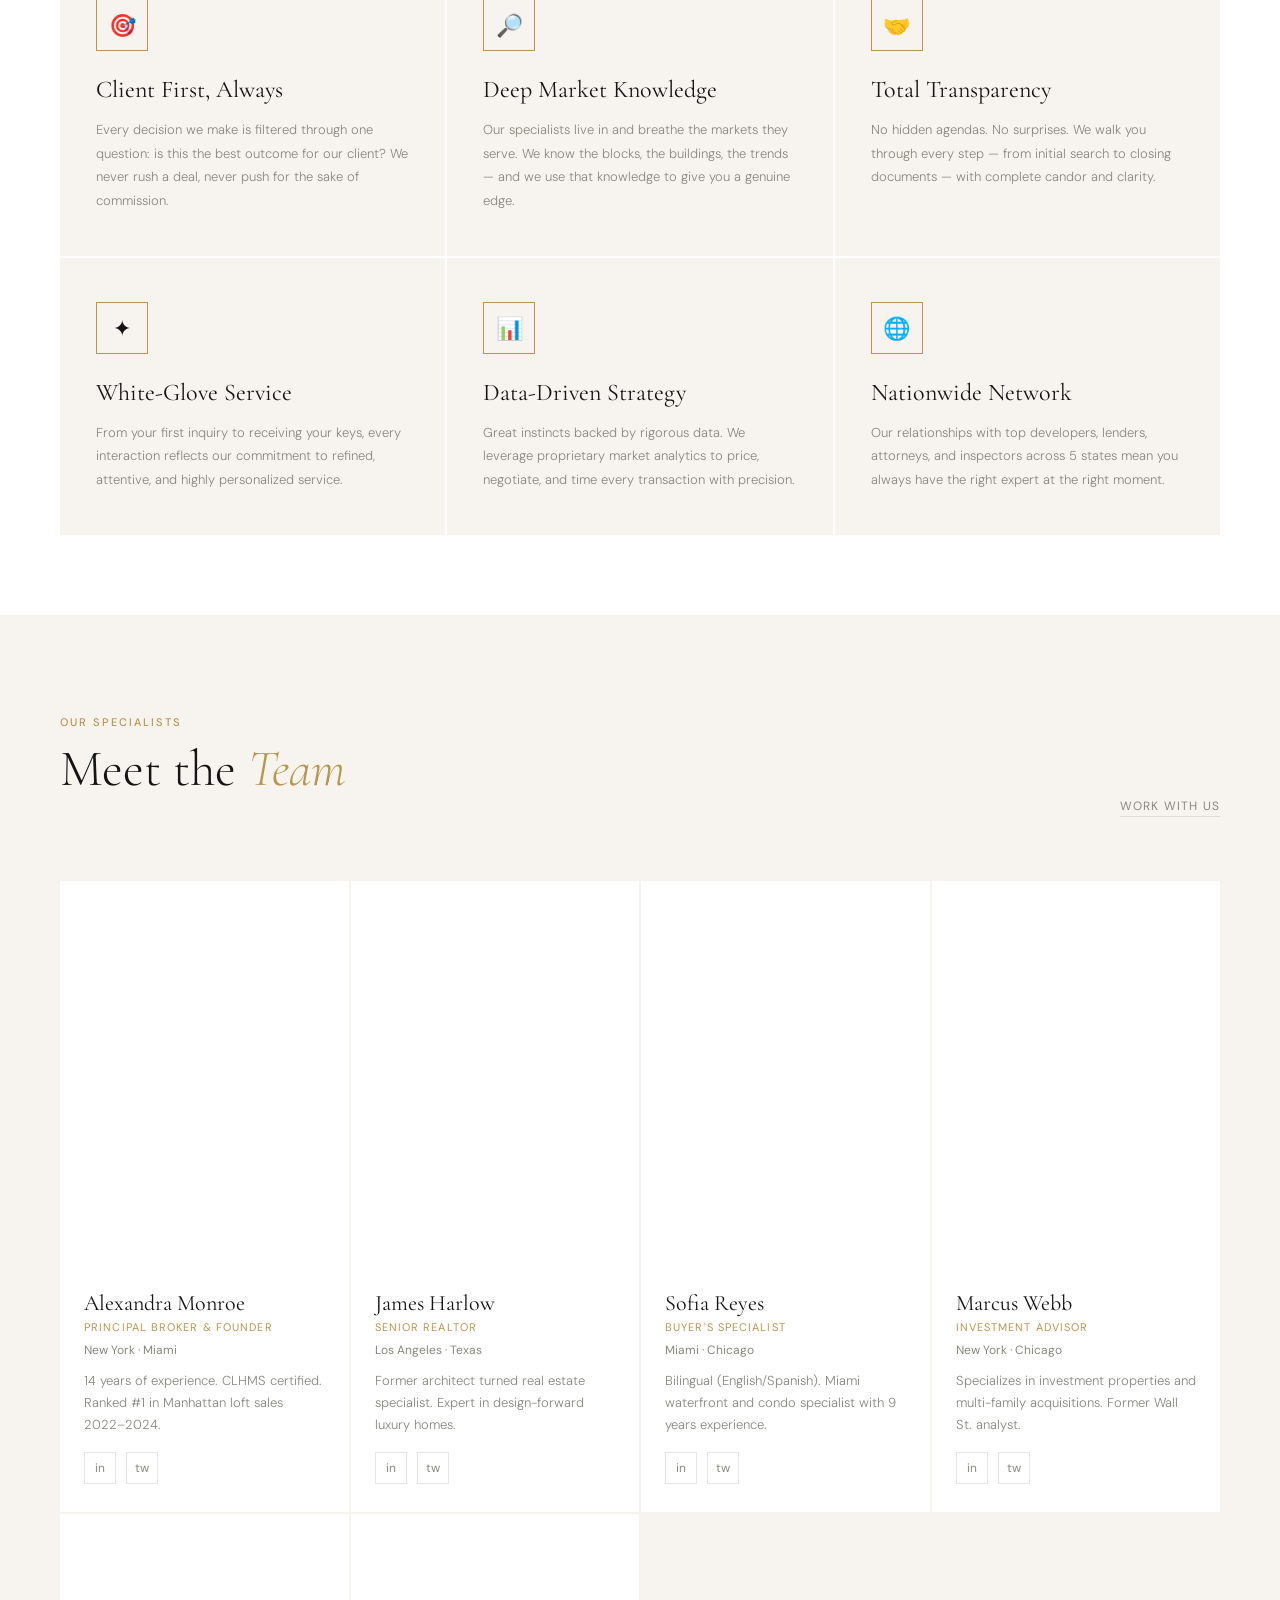
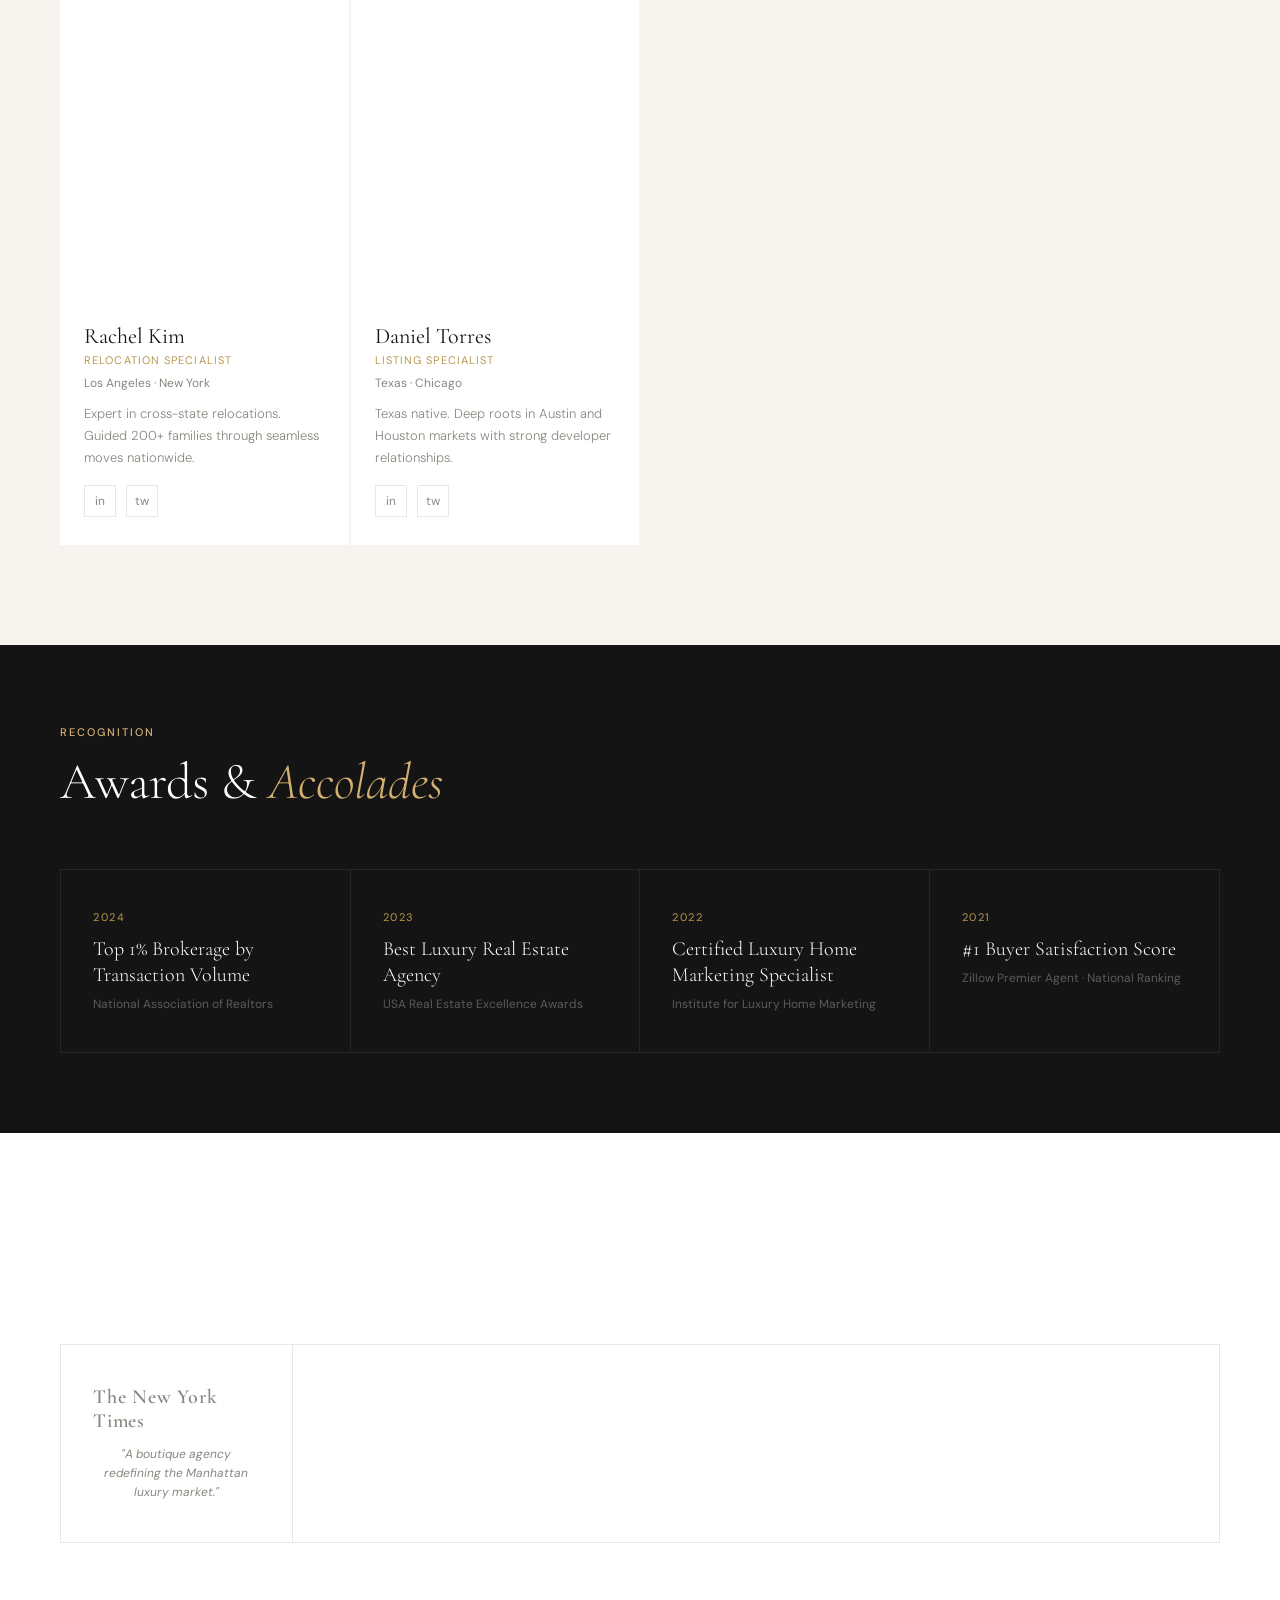
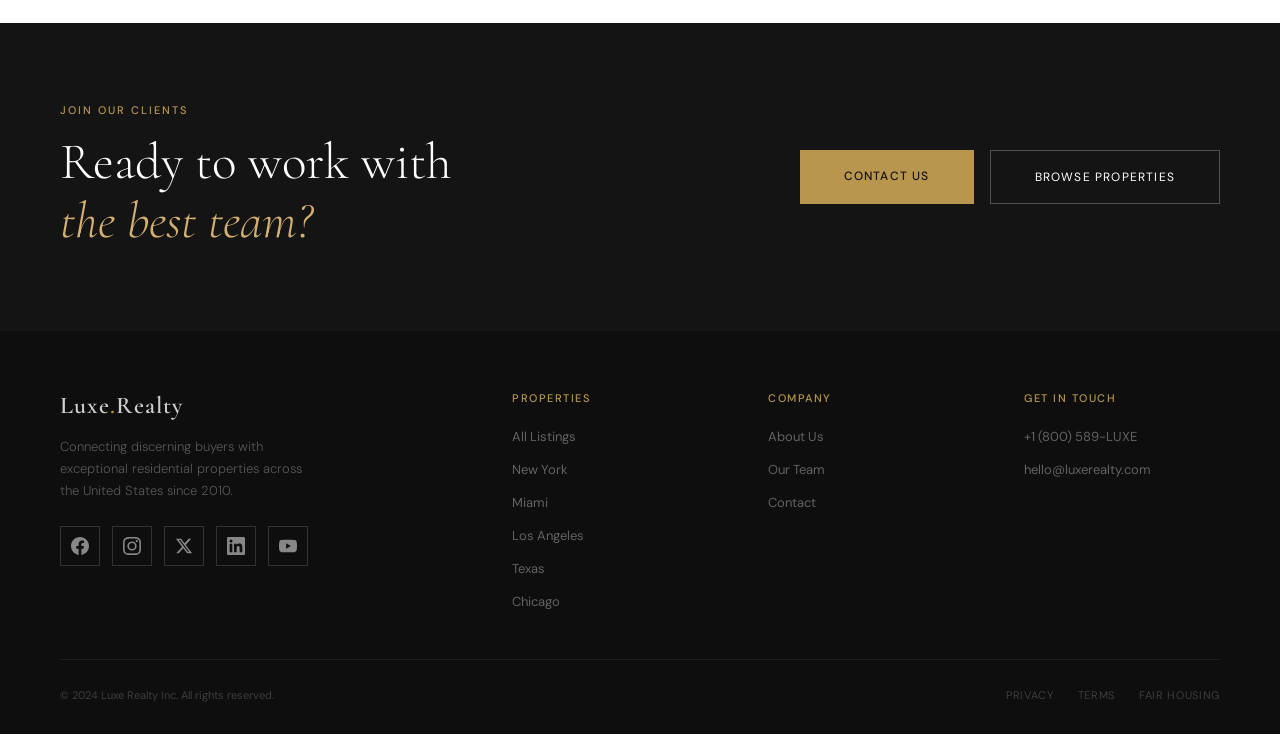
<file: about.html>
<!DOCTYPE html>
<html lang="en">
<head>
<meta charset="UTF-8"/>
<meta name="viewport" content="width=device-width, initial-scale=1.0"/>
<title>About Us — Luxe Realty</title>
<link rel="preconnect" href="https://fonts.googleapis.com"/>
<link rel="preconnect" href="https://fonts.gstatic.com" crossorigin/>
<link href="https://fonts.googleapis.com/css2?family=Cormorant+Garamond:ital,wght@0,300;0,400;0,600;1,300;1,400&family=DM+Sans:wght@300;400;500&display=swap" rel="stylesheet"/>
<link rel="stylesheet" href="styles.css"/>
<style>
/* ABOUT PAGE SPECIFIC STYLES */

/* HERO */
.about-hero{min-height:60vh;padding-top:80px;display:grid;grid-template-columns:1fr 1fr;overflow:hidden}
.ah-left{background:var(--ink);padding:80px 60px;display:flex;flex-direction:column;justify-content:flex-end;position:relative;overflow:hidden}
.ah-left::before{content:'About';font-family:var(--serif);font-size:180px;font-weight:300;color:rgba(255,255,255,.03);position:absolute;top:40px;left:-10px;white-space:nowrap;pointer-events:none}
.ah-eyebrow{font-size:11px;letter-spacing:.18em;text-transform:uppercase;color:var(--gold);font-weight:500;margin-bottom:20px;display:block;opacity:0;animation:fadeUp .7s .2s forwards}
.ah-title{font-family:var(--serif);font-size:clamp(44px,5vw,72px);font-weight:300;color:var(--white);line-height:1.1;opacity:0;animation:fadeUp .7s .35s forwards}
.ah-title em{font-style:italic;color:var(--gold-light)}
.ah-right{background:url('https://images.unsplash.com/photo-1560518883-ce09059eeffa?w=800&q=80') center/cover no-repeat;display:flex;align-items:center;justify-content:center;position:relative;opacity:0;animation:fadeIn 1s .2s forwards}
.ah-img-label{display:none}

/* STORY SECTION */
.story-section{padding:100px 60px;display:grid;grid-template-columns:1fr 1fr;gap:80px;align-items:center}
.story-stats{display:grid;grid-template-columns:1fr 1fr;gap:2px;margin-top:48px}
.ss-item{background:var(--white);padding:32px 28px}
.ss-num{font-family:var(--serif);font-size:44px;font-weight:300;color:var(--gold);display:block;margin-bottom:4px}
.ss-label{font-size:11px;letter-spacing:.1em;text-transform:uppercase;color:var(--ink-muted)}
.story-right{}
.section-eyebrow{font-size:11px;letter-spacing:.18em;text-transform:uppercase;color:var(--gold);font-weight:500;margin-bottom:12px;display:block}
.section-title{font-family:var(--serif);font-size:clamp(36px,4vw,52px);font-weight:300;line-height:1.1;margin-bottom:28px}
.section-title em{font-style:italic;color:var(--gold)}
.story-body{font-size:15px;color:var(--ink-soft);line-height:1.9;font-weight:300;margin-bottom:24px}
.story-signature{font-family:var(--serif);font-size:14px;font-style:italic;color:var(--ink-muted);margin-top:16px}

/* VALUES */
.values-section{padding:80px 60px;background:var(--white)}
.values-grid{display:grid;grid-template-columns:repeat(3,1fr);gap:2px;margin-top:56px}
.value-card{background:var(--cream);padding:44px 36px;transition:background .3s}
.value-card:hover{background:var(--ink)}
.value-card:hover .value-title,.value-card:hover .value-body{color:var(--white)}
.value-card:hover .value-icon-wrap{border-color:rgba(255,255,255,.2);color:var(--gold-light)}
.value-icon-wrap{width:52px;height:52px;border:1px solid var(--gold);display:flex;align-items:center;justify-content:center;font-size:22px;margin-bottom:24px;transition:border-color .3s,color .3s}
.value-title{font-family:var(--serif);font-size:24px;font-weight:400;margin-bottom:14px;color:var(--ink);transition:color .3s}
.value-body{font-size:13px;color:var(--ink-muted);line-height:1.8;font-weight:300;transition:color .3s}

/* TEAM */
.team-section{padding:100px 60px}
.team-grid{display:grid;grid-template-columns:repeat(4,1fr);gap:2px;margin-top:56px}
.team-card{background:var(--white);overflow:hidden;transition:transform .3s}
.team-card:hover{transform:translateY(-6px)}
.team-card:hover .team-img-inner{transform:scale(1.04)}
.team-img-wrap{overflow:hidden;aspect-ratio:3/4}
.team-img-inner{width:100%;height:100%;background:url('https://images.unsplash.com/photo-1573496359142-b8d87734a5a2?w=400&q=80') center/cover no-repeat;display:flex;align-items:center;justify-content:center;transition:transform .5s cubic-bezier(.25,.46,.45,.94)}
.team-img-inner.t2{background:url('https://images.unsplash.com/photo-1472099645785-5658abf4ff4e?w=400&q=80') center/cover no-repeat}
.team-img-inner.t3{background:url('https://images.unsplash.com/photo-1580489944761-15a19d654956?w=400&q=80') center/cover no-repeat}
.team-img-inner.t4{background:url('https://images.unsplash.com/photo-1507003211169-0a1dd7228f2d?w=400&q=80') center/cover no-repeat}
.team-img-inner.t5{background:url('https://images.unsplash.com/photo-1438761681033-6461ffad8d80?w=400&q=80') center/cover no-repeat}
.team-img-inner.t6{background:url('https://images.unsplash.com/photo-1500648767791-00dcc994a43e?w=400&q=80') center/cover no-repeat}
.team-img-label{display:none}
.team-info{padding:24px 24px 28px}
.team-name{font-family:var(--serif);font-size:22px;font-weight:400;margin-bottom:4px}
.team-role{font-size:11px;letter-spacing:.1em;text-transform:uppercase;color:var(--gold)}
.team-market{font-size:12px;color:var(--ink-muted);margin-top:8px}
.team-bio{font-size:13px;color:var(--ink-muted);line-height:1.7;margin-top:12px;font-weight:300}
.team-social{display:flex;gap:10px;margin-top:16px}
.ts-link{width:32px;height:32px;border:1px solid var(--border);display:flex;align-items:center;justify-content:center;font-size:12px;color:var(--ink-muted);text-decoration:none;transition:all .2s}
.ts-link:hover{background:var(--ink);color:var(--white);border-color:var(--ink)}

/* AWARDS */
.awards-section{padding:80px 60px;background:var(--ink)}
.awards-grid{display:grid;grid-template-columns:repeat(4,1fr);gap:0;border:1px solid rgba(255,255,255,.08);margin-top:56px}
.award-item{padding:40px 32px;border-right:1px solid rgba(255,255,255,.08);transition:background .3s}
.award-item:last-child{border-right:none}
.award-item:hover{background:rgba(255,255,255,.04)}
.award-year{font-size:11px;letter-spacing:.14em;text-transform:uppercase;color:var(--gold);margin-bottom:12px;display:block}
.award-title{font-family:var(--serif);font-size:20px;font-weight:300;color:var(--white);line-height:1.3;margin-bottom:8px}
.award-org{font-size:12px;color:rgba(255,255,255,.3)}

/* PRESS */
.press-section{padding:80px 60px;background:var(--white)}
.press-logos{display:flex;align-items:center;gap:0;margin-top:48px;border:1px solid var(--border)}
.press-item{flex:1;padding:40px 32px;border-right:1px solid var(--border);display:flex;flex-direction:column;align-items:center;gap:12px;transition:background .3s;cursor:default}
.press-item:last-child{border-right:none}
.press-item:hover{background:var(--cream)}
.press-pub{font-family:var(--serif);font-size:20px;font-weight:600;color:var(--ink-muted);letter-spacing:.04em}
.press-quote{font-size:12px;color:var(--ink-muted);text-align:center;font-style:italic;max-width:160px;line-height:1.6}

/* ABOUT PAGE RESPONSIVE */
@media(max-width:1024px){
  .about-hero{grid-template-columns:1fr;min-height:auto}
  .ah-left{padding:100px 32px 60px}
  .ah-right{min-height:50vw}
  .ah-title{font-size:clamp(36px,8vw,52px)}
  .story-section{grid-template-columns:1fr;padding:60px 32px;gap:48px}
  .values-section,.team-section,.awards-section,.press-section{padding:60px 32px}
  .values-grid{grid-template-columns:1fr}
  .team-grid{grid-template-columns:1fr 1fr}
  .awards-grid{grid-template-columns:1fr 1fr}
  .press-logos{flex-wrap:wrap}
  .press-item{flex:0 0 50%;border-bottom:1px solid var(--border)}
}
@media(max-width:768px){
  .ah-title{font-size:clamp(32px,7vw,44px)}
  .team-grid{grid-template-columns:1fr}
  .awards-grid{grid-template-columns:1fr}
}
@media(max-width:480px){
  .ah-left{padding:70px 16px 30px}
  .ah-eyebrow{font-size:10px}
  .ah-title{font-size:28px}
  .ah-desc{font-size:13px}
  .ah-right{min-height:40vw}
  .story-section{padding:32px 16px;gap:24px}
  .story-title{font-size:24px}
  .story-text{font-size:13px}
  .values-section,.team-section,.awards-section,.press-section{padding:32px 16px}
  .value-card{padding:20px}
  .value-title{font-size:16px}
  .team-name{font-size:18px}
  .award-card{padding:20px}
  .press-item{padding:16px}
}
</style>
</head>
<body>
<div class="cursor" id="cursor"></div>
<div class="cursor-ring" id="cursorRing"></div>

<nav id="navbar">
  <a href="index.html" class="nav-logo">Luxe<span>.</span>Realty</a>
  <ul class="nav-links">
    <li><a href="index.html">Home</a></li>
    <li><a href="listings.html">Properties</a></li>
    <li><a href="about.html" class="active">About</a></li>
    <li><a href="contact.html">Contact</a></li>
  </ul>
  <a href="contact.html" class="nav-cta">Get Started</a>
  <button class="menu-toggle" id="menuToggle" aria-label="Toggle menu">
    <span></span><span></span><span></span>
  </button>
</nav>
<div class="mobile-menu" id="mobileMenu">
  <a href="index.html">Home</a>
  <a href="listings.html">Properties</a>
  <a href="about.html">About</a>
  <a href="contact.html">Contact</a>
  <a href="contact.html" class="nav-cta">Get Started</a>
</div>

<!-- HERO -->
<div class="about-hero">
  <div class="ah-left">
    <span class="ah-eyebrow">Our Story</span>
    <h1 class="ah-title">A Legacy Built on<br/><em>Trust & Results</em></h1>
  </div>
  <div class="ah-right">
    <span class="ah-img-label">Office / Team Photo</span>
  </div>
</div>

<!-- STORY -->
<section class="story-section">
  <div class="reveal">
    <div class="story-stats">
      <div class="ss-item"><span class="ss-num">14+</span><span class="ss-label">Years in Business</span></div>
      <div class="ss-item"><span class="ss-num">$2.8B</span><span class="ss-label">Total Sales Volume</span></div>
      <div class="ss-item"><span class="ss-num">1,200+</span><span class="ss-label">Homes Sold</span></div>
      <div class="ss-item"><span class="ss-num">5</span><span class="ss-label">US Markets</span></div>
    </div>
  </div>
  <div class="reveal">
    <span class="section-eyebrow">About Luxe Realty</span>
    <h2 class="section-title">We Don't Just Sell Homes — We <em>Transform Lives</em></h2>
    <p class="story-body">Founded in 2010 by Alexandra Monroe, Luxe Realty began with a simple belief: that buying or selling a home should feel extraordinary, not exhausting. What started as a boutique Manhattan agency has grown into one of the most trusted residential real estate firms operating across the United States.</p>
    <p class="story-body">Today, our team of 18 licensed specialists serves buyers and sellers across New York, Miami, Los Angeles, Texas, and Chicago — always with the same commitment to white-glove service, radical transparency, and results that exceed expectations.</p>
    <p class="story-body">We are proud to be ranked in the top 1% of US residential agents by transaction volume five years running, and even prouder of the hundreds of families who now call their dream homes home because of us.</p>
    <p class="story-signature">— Alexandra Monroe, Founder & Principal Broker</p>
  </div>
</section>

<!-- VALUES -->
<section class="values-section">
  <div class="section-header reveal" style="display:flex;align-items:flex-end;justify-content:space-between;margin-bottom:0">
    <div><span class="section-eyebrow">What We Stand For</span><h2 class="section-title">Our <em>Values</em></h2></div>
  </div>
  <div class="values-grid">
    <div class="value-card reveal"><div class="value-icon-wrap">🎯</div><h3 class="value-title">Client First, Always</h3><p class="value-body">Every decision we make is filtered through one question: is this the best outcome for our client? We never rush a deal, never push for the sake of commission.</p></div>
    <div class="value-card reveal"><div class="value-icon-wrap">🔎</div><h3 class="value-title">Deep Market Knowledge</h3><p class="value-body">Our specialists live in and breathe the markets they serve. We know the blocks, the buildings, the trends — and we use that knowledge to give you a genuine edge.</p></div>
    <div class="value-card reveal"><div class="value-icon-wrap">🤝</div><h3 class="value-title">Total Transparency</h3><p class="value-body">No hidden agendas. No surprises. We walk you through every step — from initial search to closing documents — with complete candor and clarity.</p></div>
    <div class="value-card reveal"><div class="value-icon-wrap">✦</div><h3 class="value-title">White-Glove Service</h3><p class="value-body">From your first inquiry to receiving your keys, every interaction reflects our commitment to refined, attentive, and highly personalized service.</p></div>
    <div class="value-card reveal"><div class="value-icon-wrap">📊</div><h3 class="value-title">Data-Driven Strategy</h3><p class="value-body">Great instincts backed by rigorous data. We leverage proprietary market analytics to price, negotiate, and time every transaction with precision.</p></div>
    <div class="value-card reveal"><div class="value-icon-wrap">🌐</div><h3 class="value-title">Nationwide Network</h3><p class="value-body">Our relationships with top developers, lenders, attorneys, and inspectors across 5 states mean you always have the right expert at the right moment.</p></div>
  </div>
</section>

<!-- TEAM -->
<section class="team-section" id="team">
  <div style="display:flex;align-items:flex-end;justify-content:space-between;margin-bottom:0" class="reveal">
    <div><span class="section-eyebrow">Our Specialists</span><h2 class="section-title">Meet the <em>Team</em></h2></div>
    <a href="contact.html" style="font-size:12px;letter-spacing:.1em;text-transform:uppercase;color:var(--ink-muted);text-decoration:none;border-bottom:1px solid var(--border);padding-bottom:2px;margin-bottom:8px">Work With Us</a>
  </div>
  <div class="team-grid">
    <div class="team-card reveal"><div class="team-img-wrap"><div class="team-img-inner"><span class="team-img-label">Agent Photo</span></div></div><div class="team-info"><div class="team-name">Alexandra Monroe</div><div class="team-role">Principal Broker & Founder</div><div class="team-market">New York · Miami</div><div class="team-bio">14 years of experience. CLHMS certified. Ranked #1 in Manhattan loft sales 2022–2024.</div><div class="team-social"><a href="#" class="ts-link">in</a><a href="#" class="ts-link">tw</a></div></div></div>
    <div class="team-card reveal"><div class="team-img-wrap"><div class="team-img-inner t2"><span class="team-img-label">Agent Photo</span></div></div><div class="team-info"><div class="team-name">James Harlow</div><div class="team-role">Senior Realtor</div><div class="team-market">Los Angeles · Texas</div><div class="team-bio">Former architect turned real estate specialist. Expert in design-forward luxury homes.</div><div class="team-social"><a href="#" class="ts-link">in</a><a href="#" class="ts-link">tw</a></div></div></div>
    <div class="team-card reveal"><div class="team-img-wrap"><div class="team-img-inner t3"><span class="team-img-label">Agent Photo</span></div></div><div class="team-info"><div class="team-name">Sofia Reyes</div><div class="team-role">Buyer's Specialist</div><div class="team-market">Miami · Chicago</div><div class="team-bio">Bilingual (English/Spanish). Miami waterfront and condo specialist with 9 years experience.</div><div class="team-social"><a href="#" class="ts-link">in</a><a href="#" class="ts-link">tw</a></div></div></div>
    <div class="team-card reveal"><div class="team-img-wrap"><div class="team-img-inner t4"><span class="team-img-label">Agent Photo</span></div></div><div class="team-info"><div class="team-name">Marcus Webb</div><div class="team-role">Investment Advisor</div><div class="team-market">New York · Chicago</div><div class="team-bio">Specializes in investment properties and multi-family acquisitions. Former Wall St. analyst.</div><div class="team-social"><a href="#" class="ts-link">in</a><a href="#" class="ts-link">tw</a></div></div></div>
    <div class="team-card reveal"><div class="team-img-wrap"><div class="team-img-inner t5"><span class="team-img-label">Agent Photo</span></div></div><div class="team-info"><div class="team-name">Rachel Kim</div><div class="team-role">Relocation Specialist</div><div class="team-market">Los Angeles · New York</div><div class="team-bio">Expert in cross-state relocations. Guided 200+ families through seamless moves nationwide.</div><div class="team-social"><a href="#" class="ts-link">in</a><a href="#" class="ts-link">tw</a></div></div></div>
    <div class="team-card reveal"><div class="team-img-wrap"><div class="team-img-inner t6"><span class="team-img-label">Agent Photo</span></div></div><div class="team-info"><div class="team-name">Daniel Torres</div><div class="team-role">Listing Specialist</div><div class="team-market">Texas · Chicago</div><div class="team-bio">Texas native. Deep roots in Austin and Houston markets with strong developer relationships.</div><div class="team-social"><a href="#" class="ts-link">in</a><a href="#" class="ts-link">tw</a></div></div></div>
  </div>
</section>

<!-- AWARDS -->
<section class="awards-section">
  <div class="reveal"><span style="font-size:11px;letter-spacing:.18em;text-transform:uppercase;color:var(--gold-light);font-weight:500;display:block;margin-bottom:12px">Recognition</span><h2 style="font-family:var(--serif);font-size:clamp(32px,4vw,52px);font-weight:300;color:var(--white)">Awards & <em style="font-style:italic;color:var(--gold-light)">Accolades</em></h2></div>
  <div class="awards-grid">
    <div class="award-item reveal"><span class="award-year">2024</span><div class="award-title">Top 1% Brokerage by Transaction Volume</div><div class="award-org">National Association of Realtors</div></div>
    <div class="award-item reveal"><span class="award-year">2023</span><div class="award-title">Best Luxury Real Estate Agency</div><div class="award-org">USA Real Estate Excellence Awards</div></div>
    <div class="award-item reveal"><span class="award-year">2022</span><div class="award-title">Certified Luxury Home Marketing Specialist</div><div class="award-org">Institute for Luxury Home Marketing</div></div>
    <div class="award-item reveal"><span class="award-year">2021</span><div class="award-title">#1 Buyer Satisfaction Score</div><div class="award-org">Zillow Premier Agent · National Ranking</div></div>
  </div>
</section>

<!-- PRESS -->
<section class="press-section">
  <div class="reveal"><span class="section-eyebrow">In The Press</span><h2 class="section-title">As <em>Featured In</em></h2></div>
  <div class="press-logos">
    <div class="press-item reveal"><div class="press-pub">The New York Times</div><div class="press-quote">"A boutique agency redefining the Manhattan luxury market."</div></div>
    <div class="press-item reveal"><div class="press-pub">Forbes</div><div class="press-quote">"Among America's top 100 real estate teams."</div></div>
    <div class="press-item reveal"><div class="press-pub">Architectural Digest</div><div class="press-quote">"Specialists who understand how great homes are meant to be lived in."</div></div>
    <div class="press-item reveal"><div class="press-pub">Bloomberg</div><div class="press-quote">"Setting the standard for luxury residential brokerage."</div></div>
    <div class="press-item reveal"><div class="press-pub">Mansion Global</div><div class="press-quote">"The go-to firm for discerning US buyers."</div></div>
  </div>
</section>

<!-- CTA -->
<section class="cta-banner">
  <div>
    <span class="cta-eyebrow">Join Our Clients</span>
    <h2 class="cta-title">Ready to work with<br/><em>the best team?</em></h2>
  </div>
  <div class="cta-buttons">
    <a href="contact.html" class="cta-btn-primary">Contact Us</a>
    <a href="listings.html" class="cta-btn-outline">Browse Properties</a>
  </div>
</section>

<!-- FOOTER -->
<footer>
  <div class="footer-grid">
    <div><a href="index.html" class="footer-logo">Luxe<span>.</span>Realty</a><p class="footer-tagline">Connecting discerning buyers with exceptional residential properties across the United States since 2010.</p><div class="footer-social"><a href="https://facebook.com" target="_blank" aria-label="Facebook"><svg viewBox="0 0 24 24"><path d="M24 12.073c0-6.627-5.373-12-12-12s-12 5.373-12 12c0 5.99 4.388 10.954 10.125 11.854v-8.385H7.078v-3.47h3.047V9.43c0-3.007 1.792-4.669 4.533-4.669 1.312 0 2.686.235 2.686.235v2.953H15.83c-1.491 0-1.956.925-1.956 1.874v2.25h3.328l-.532 3.47h-2.796v8.385C19.612 23.027 24 18.062 24 12.073z"/></svg></a><a href="https://instagram.com" target="_blank" aria-label="Instagram"><svg viewBox="0 0 24 24"><path d="M12 2.163c3.204 0 3.584.012 4.85.07 3.252.148 4.771 1.691 4.919 4.919.058 1.265.069 1.645.069 4.849 0 3.205-.012 3.584-.069 4.849-.149 3.225-1.664 4.771-4.919 4.919-1.266.058-1.644.07-4.85.07-3.204 0-3.584-.012-4.849-.07-3.26-.149-4.771-1.699-4.919-4.92-.058-1.265-.07-1.644-.07-4.849 0-3.204.013-3.583.07-4.849.149-3.227 1.664-4.771 4.919-4.919 1.266-.057 1.645-.069 4.849-.069zM12 0C8.741 0 8.333.014 7.053.072 2.695.272.273 2.69.073 7.052.014 8.333 0 8.741 0 12c0 3.259.014 3.668.072 4.948.2 4.358 2.618 6.78 6.98 6.98C8.333 23.986 8.741 24 12 24c3.259 0 3.668-.014 4.948-.072 4.354-.2 6.782-2.618 6.979-6.98.059-1.28.073-1.689.073-4.948 0-3.259-.014-3.667-.072-4.947-.196-4.354-2.617-6.78-6.979-6.98C15.668.014 15.259 0 12 0zm0 5.838a6.162 6.162 0 100 12.324 6.162 6.162 0 000-12.324zM12 16a4 4 0 110-8 4 4 0 010 8zm6.406-11.845a1.44 1.44 0 100 2.881 1.44 1.44 0 000-2.881z"/></svg></a><a href="https://twitter.com" target="_blank" aria-label="X/Twitter"><svg viewBox="0 0 24 24"><path d="M18.244 2.25h3.308l-7.227 8.26 8.502 11.24H16.17l-5.214-6.817L4.99 21.75H1.68l7.73-8.835L1.254 2.25H8.08l4.713 6.231zm-1.161 17.52h1.833L7.084 4.126H5.117z"/></svg></a><a href="https://linkedin.com" target="_blank" aria-label="LinkedIn"><svg viewBox="0 0 24 24"><path d="M20.447 20.452h-3.554v-5.569c0-1.328-.027-3.037-1.852-3.037-1.853 0-2.136 1.445-2.136 2.939v5.667H9.351V9h3.414v1.561h.046c.477-.9 1.637-1.85 3.37-1.85 3.601 0 4.267 2.37 4.267 5.455v6.286zM5.337 7.433a2.062 2.062 0 01-2.063-2.065 2.064 2.064 0 112.063 2.065zm1.782 13.019H3.555V9h3.564v11.452zM22.225 0H1.771C.792 0 0 .774 0 1.729v20.542C0 23.227.792 24 1.771 24h20.451C23.2 24 24 23.227 24 22.271V1.729C24 .774 23.2 0 22.222 0h.003z"/></svg></a><a href="https://youtube.com" target="_blank" aria-label="YouTube"><svg viewBox="0 0 24 24"><path d="M23.498 6.186a3.016 3.016 0 00-2.122-2.136C19.505 3.545 12 3.545 12 3.545s-7.505 0-9.377.505A3.017 3.017 0 00.502 6.186C0 8.07 0 12 0 12s0 3.93.502 5.814a3.016 3.016 0 002.122 2.136c1.871.505 9.376.505 9.376.505s7.505 0 9.377-.505a3.015 3.015 0 002.122-2.136C24 15.93 24 12 24 12s0-3.93-.502-5.814zM9.545 15.568V8.432L15.818 12l-6.273 3.568z"/></svg></a></div></div>
    <div><div class="footer-col-title">Properties</div><ul class="footer-col-links"><li><a href="listings.html">All Listings</a></li><li><a href="listings.html">New York</a></li><li><a href="listings.html">Miami</a></li><li><a href="listings.html">Los Angeles</a></li><li><a href="listings.html">Texas</a></li><li><a href="listings.html">Chicago</a></li></ul></div>
    <div><div class="footer-col-title">Company</div><ul class="footer-col-links"><li><a href="about.html">About Us</a></li><li><a href="about.html#team">Our Team</a></li><li><a href="contact.html">Contact</a></li></ul></div>
    <div><div class="footer-col-title">Get In Touch</div><ul class="footer-col-links"><li><a href="#">+1 (800) 589-LUXE</a></li><li><a href="#">hello@luxerealty.com</a></li></ul></div>
  </div>
  <div class="footer-bottom"><span class="footer-copy">© 2024 Luxe Realty Inc. All rights reserved.</span><div class="footer-legal"><a href="#">Privacy</a><a href="#">Terms</a><a href="#">Fair Housing</a></div></div>
</footer>

<script>
const cursor=document.getElementById('cursor'),ring=document.getElementById('cursorRing');
let mx=0,my=0,rx=0,ry=0;
document.addEventListener('mousemove',e=>{mx=e.clientX;my=e.clientY});
(function a(){cursor.style.left=mx+'px';cursor.style.top=my+'px';rx+=(mx-rx)*.12;ry+=(my-ry)*.12;ring.style.left=rx+'px';ring.style.top=ry+'px';requestAnimationFrame(a)})();
document.querySelectorAll('a,button,.team-card,.value-card').forEach(el=>{
  el.addEventListener('mouseenter',()=>{cursor.style.transform='translate(-50%,-50%) scale(2.5)';ring.style.opacity='.2'});
  el.addEventListener('mouseleave',()=>{cursor.style.transform='translate(-50%,-50%) scale(1)';ring.style.opacity='.5'});
});
const obs=new IntersectionObserver(entries=>entries.forEach((e,i)=>{if(e.isIntersecting)setTimeout(()=>e.target.classList.add('visible'),i*80)}),{threshold:.08});
document.querySelectorAll('.reveal').forEach(el=>obs.observe(el));

// Mobile Menu
const menuToggle=document.getElementById('menuToggle');
const mobileMenu=document.getElementById('mobileMenu');
menuToggle.addEventListener('click',()=>{
  menuToggle.classList.toggle('active');
  mobileMenu.classList.toggle('active');
  document.body.style.overflow=mobileMenu.classList.contains('active')?'hidden':'';
});
mobileMenu.querySelectorAll('a').forEach(link=>{
  link.addEventListener('click',()=>{
    menuToggle.classList.remove('active');
    mobileMenu.classList.remove('active');
    document.body.style.overflow='';
  });
});
</script>
</body>
</html>
</file>
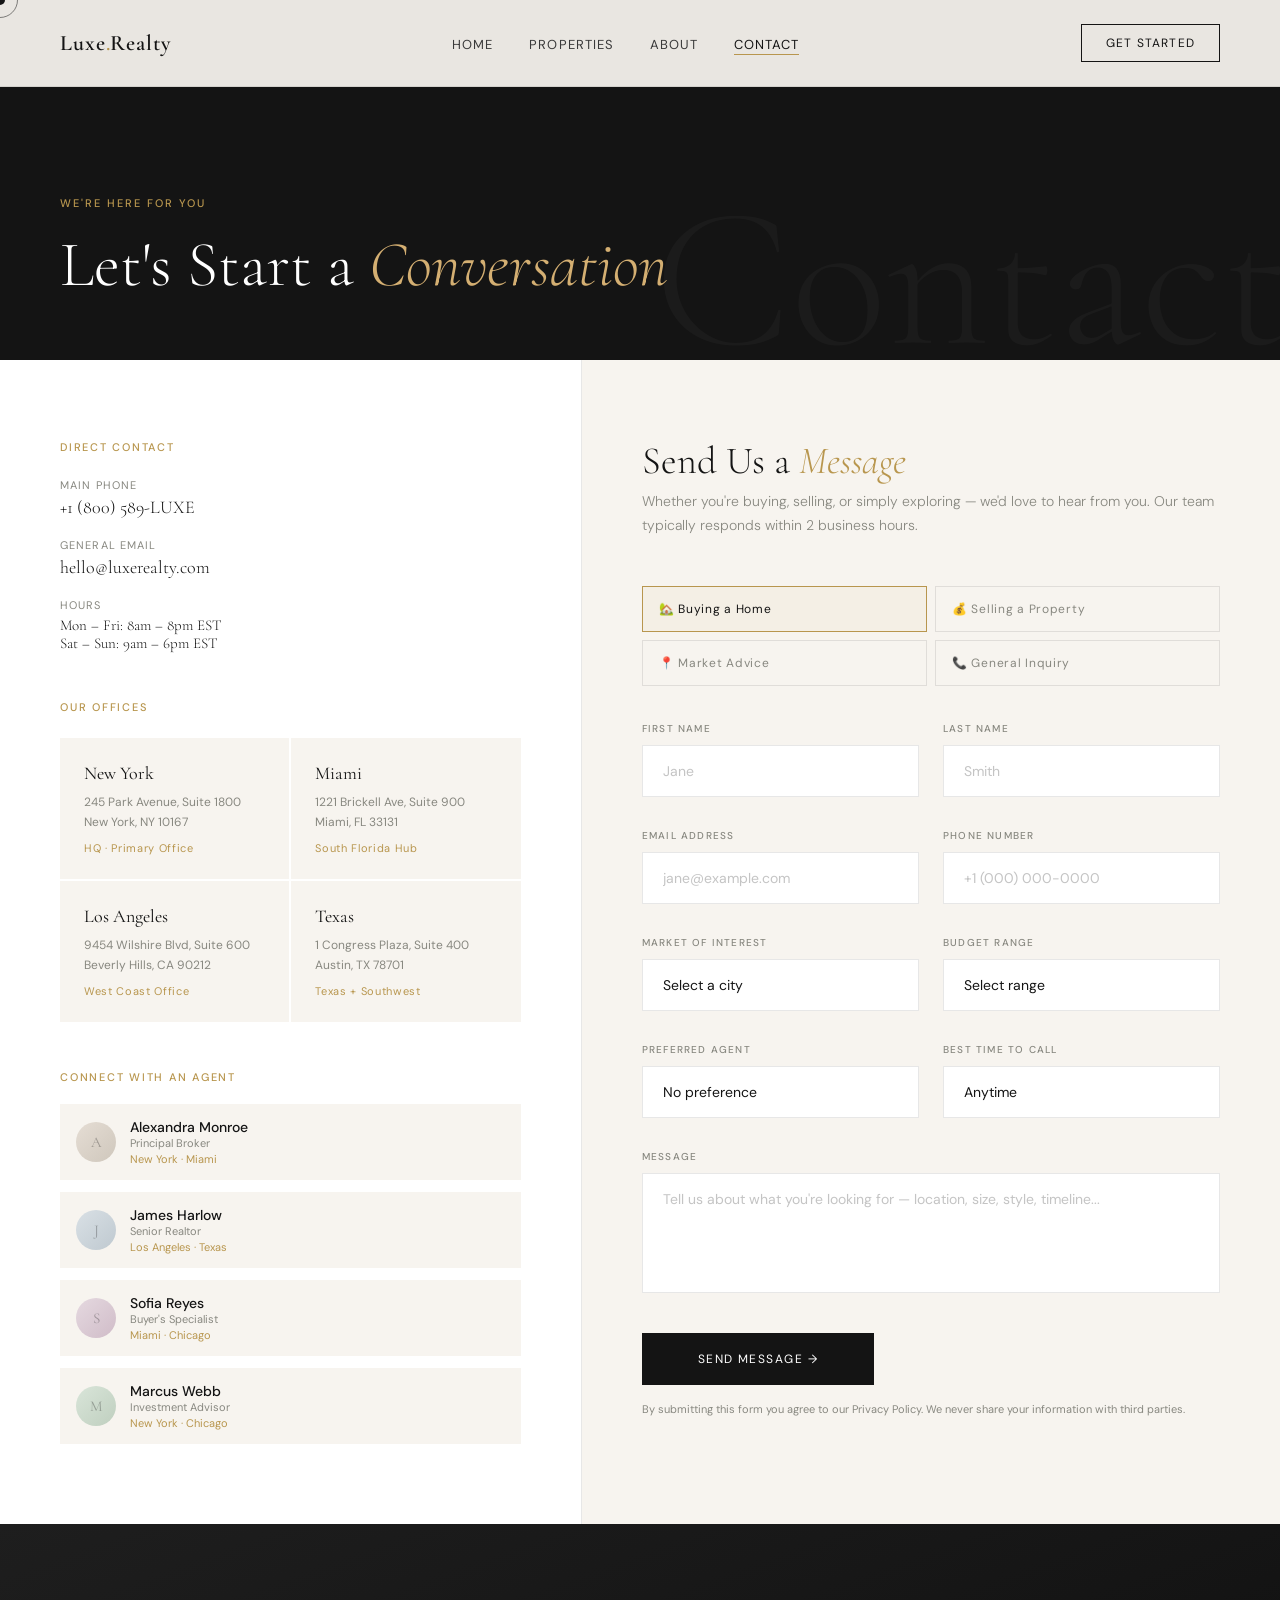
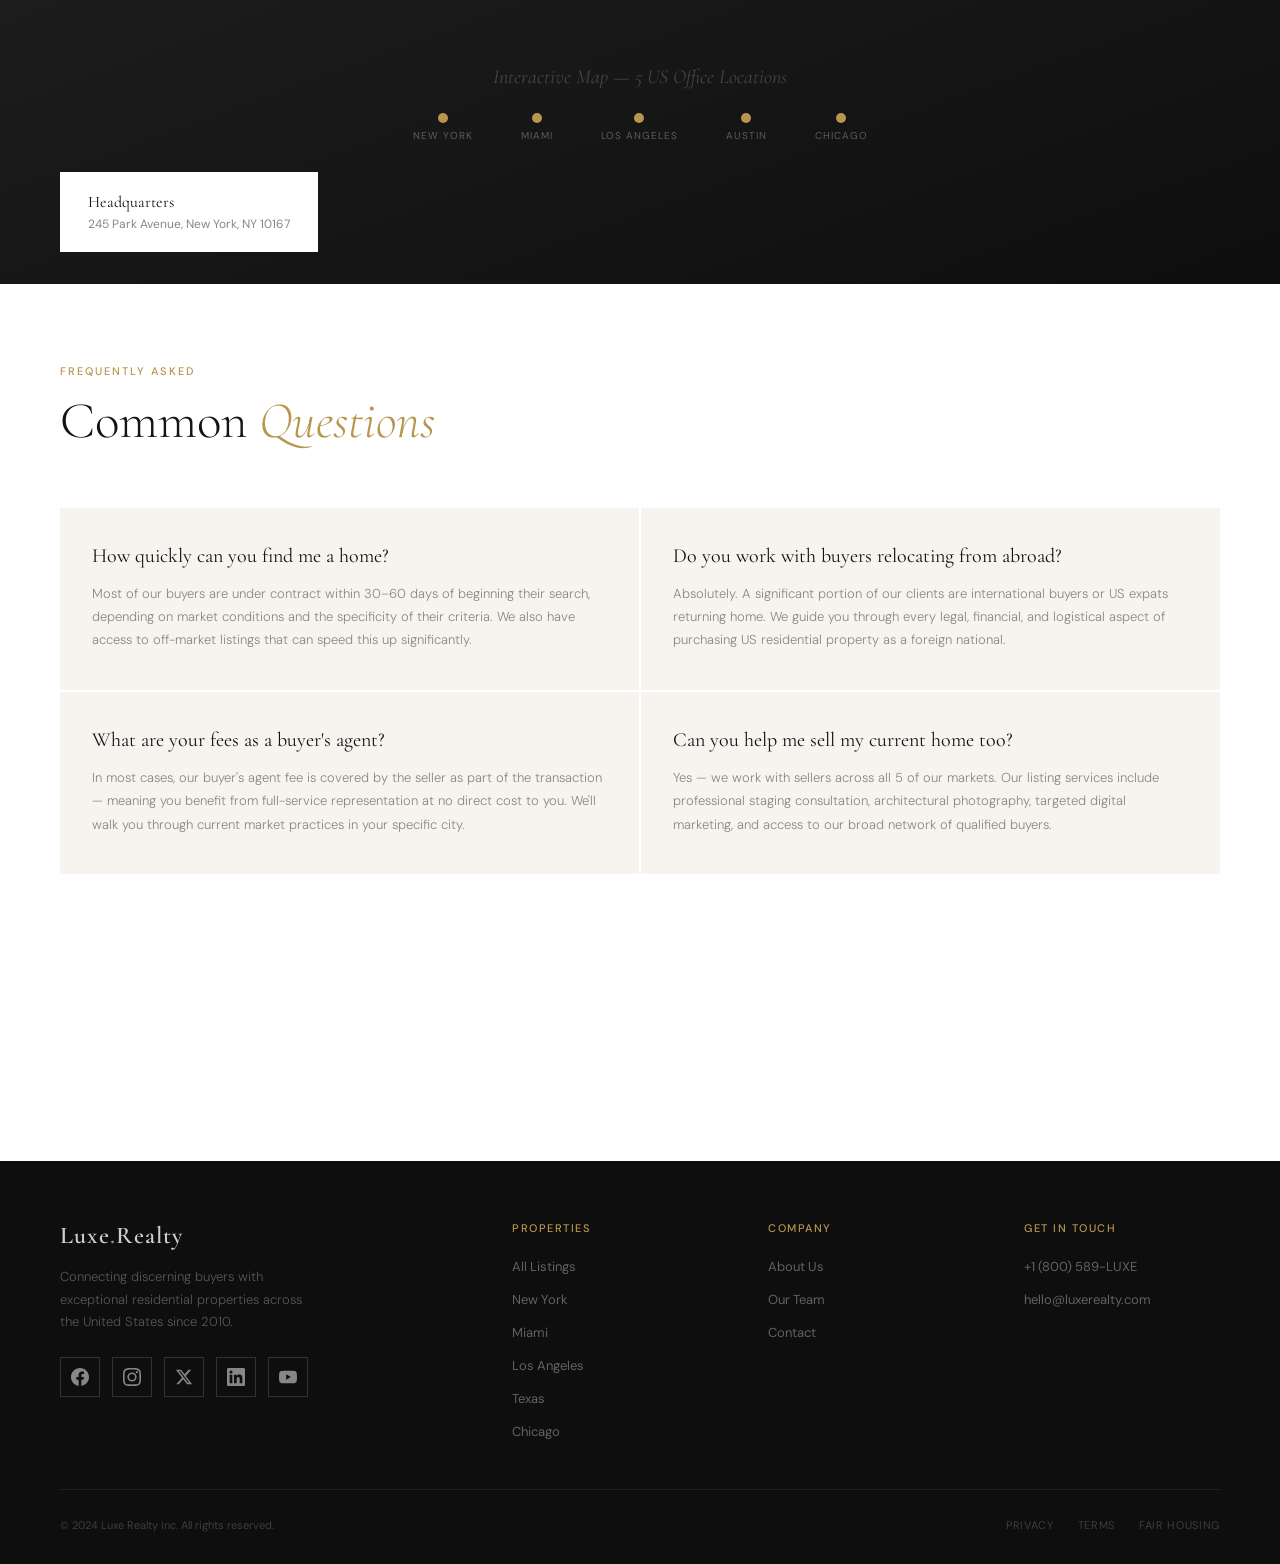
<file: contact.html>
<!DOCTYPE html>
<html lang="en">
<head>
<meta charset="UTF-8"/>
<meta name="viewport" content="width=device-width, initial-scale=1.0"/>
<title>Contact Us — Luxe Realty</title>
<link rel="preconnect" href="https://fonts.googleapis.com"/>
<link rel="preconnect" href="https://fonts.gstatic.com" crossorigin/>
<link href="https://fonts.googleapis.com/css2?family=Cormorant+Garamond:ital,wght@0,300;0,400;0,600;1,300;1,400&family=DM+Sans:wght@300;400;500&display=swap" rel="stylesheet"/>
<link rel="stylesheet" href="styles.css"/>
<style>
/* CONTACT PAGE SPECIFIC STYLES */

/* CONTACT HERO */
.contact-hero{min-height:40vh;padding-top:80px;background:var(--ink);position:relative;overflow:hidden;display:flex;align-items:flex-end;padding-bottom:60px}
.contact-hero::before{content:'Contact';font-family:var(--serif);font-size:200px;font-weight:300;color:rgba(255,255,255,.03);position:absolute;right:-10px;bottom:-40px;white-space:nowrap;pointer-events:none}
.ch-inner{padding:0 60px}
.ch-eyebrow{font-size:11px;letter-spacing:.18em;text-transform:uppercase;color:var(--gold);font-weight:500;margin-bottom:20px;display:block;opacity:0;animation:fadeUp .7s .2s forwards}
.ch-title{font-family:var(--serif);font-size:clamp(44px,5vw,72px);font-weight:300;color:var(--white);line-height:1.1;opacity:0;animation:fadeUp .7s .35s forwards}
.ch-title em{font-style:italic;color:var(--gold-light)}

/* MAIN CONTACT SECTION */
.contact-main{display:grid;grid-template-columns:1fr 1.2fr;align-items:start;gap:0}
.contact-info-panel{background:var(--white);padding:80px 60px;border-right:1px solid var(--border)}
.contact-form-panel{padding:80px 60px;background:var(--cream)}

/* INFO PANEL */
.ci-section{margin-bottom:48px}
.ci-title{font-size:11px;letter-spacing:.16em;text-transform:uppercase;color:var(--gold);font-weight:500;margin-bottom:24px;display:block}
.ci-item{display:flex;flex-direction:column;margin-bottom:20px}
.ci-label{font-size:11px;letter-spacing:.1em;text-transform:uppercase;color:var(--ink-muted);margin-bottom:4px}
.ci-value{font-family:var(--serif);font-size:18px;font-weight:300;color:var(--ink)}
.ci-value a{color:var(--ink);text-decoration:none;transition:color .2s}
.ci-value a:hover{color:var(--gold)}

/* OFFICES */
.offices-grid{display:grid;grid-template-columns:1fr 1fr;gap:2px}
.office-card{background:var(--cream);padding:24px}
.office-city{font-family:var(--serif);font-size:18px;font-weight:400;margin-bottom:8px}
.office-addr{font-size:12px;color:var(--ink-muted);line-height:1.7}
.office-hours{font-size:11px;color:var(--gold);margin-top:8px;letter-spacing:.06em}

/* AGENTS QUICK */
.agents-quick{margin-top:48px}
.aq-title{font-size:11px;letter-spacing:.16em;text-transform:uppercase;color:var(--gold);font-weight:500;margin-bottom:20px;display:block}
.aq-grid{display:flex;flex-direction:column;gap:12px}
.aq-agent{display:flex;align-items:center;gap:14px;padding:14px 16px;background:var(--cream);cursor:pointer;transition:background .2s}
.aq-agent:hover{background:#EEE9E2}
.aq-avatar{width:40px;height:40px;border-radius:50%;background:linear-gradient(135deg,#E5DDD4,#CFC7BC);display:flex;align-items:center;justify-content:center;font-family:var(--serif);font-size:15px;color:rgba(20,20,20,.3);flex-shrink:0}
.aq-avatar.a2{background:linear-gradient(135deg,#D9E0E5,#BFC9D0)}
.aq-avatar.a3{background:linear-gradient(135deg,#E5D9E0,#D0BCC8)}
.aq-avatar.a4{background:linear-gradient(135deg,#D9E5D9,#BFCFBF)}
.aq-name{font-size:14px;font-weight:500;color:var(--ink)}
.aq-role{font-size:11px;color:var(--ink-muted)}
.aq-market{font-size:11px;color:var(--gold);margin-top:2px}

/* FORM PANEL */
.fp-title{font-family:var(--serif);font-size:clamp(32px,3vw,48px);font-weight:300;margin-bottom:8px;line-height:1.1}
.fp-title em{font-style:italic;color:var(--gold)}
.fp-sub{font-size:14px;color:var(--ink-muted);margin-bottom:48px;line-height:1.7;font-weight:300}

/* INQUIRY TYPE */
.inquiry-types{display:grid;grid-template-columns:1fr 1fr;gap:8px;margin-bottom:36px}
.it-btn{padding:14px 16px;border:1px solid var(--border);background:none;cursor:pointer;font-family:var(--sans);font-size:12px;color:var(--ink-muted);letter-spacing:.06em;text-align:left;transition:all .2s}
.it-btn.active,.it-btn:hover{border-color:var(--gold);background:rgba(184,150,78,.06);color:var(--ink)}

/* FORM */
.form-grid{display:grid;grid-template-columns:1fr 1fr;gap:24px;margin-bottom:24px}
.form-group{display:flex;flex-direction:column;gap:10px;margin-bottom:8px}
.form-group.full{grid-column:1/-1}
.form-label{font-size:10px;letter-spacing:.12em;text-transform:uppercase;color:var(--ink-muted);font-weight:500}
.form-input,.form-select,.form-textarea{background:var(--white);border:1px solid var(--border);padding:16px 20px;font-family:var(--sans);font-size:14px;color:var(--ink);outline:none;transition:border-color .2s;-webkit-appearance:none;width:100%;box-sizing:border-box}
.form-input::placeholder,.form-textarea::placeholder{color:rgba(20,20,20,.25)}
.form-input:focus,.form-select:focus,.form-textarea:focus{border-color:var(--gold)}
.form-textarea{resize:none;min-height:120px}
.form-submit{background:var(--ink);color:var(--white);border:none;padding:18px 56px;font-family:var(--sans);font-size:12px;letter-spacing:.12em;text-transform:uppercase;cursor:pointer;transition:background .25s;margin-top:8px}
.form-submit:hover{background:var(--gold)}
.form-note{font-size:11px;color:var(--ink-muted);margin-top:16px;line-height:1.6}

/* MAP PLACEHOLDER */
.map-section{background:var(--ink);padding:0;height:360px;position:relative;overflow:hidden;display:flex;align-items:center;justify-content:center}
.map-placeholder{width:100%;height:100%;background:linear-gradient(160deg,#1E1E1E,#0E0E0E);display:flex;flex-direction:column;align-items:center;justify-content:center;gap:16px}
.map-placeholder-text{font-family:var(--serif);font-size:20px;font-style:italic;color:rgba(255,255,255,.2)}
.map-pins{display:flex;gap:48px;margin-top:8px}
.map-pin{display:flex;flex-direction:column;align-items:center;gap:6px}
.pin-dot{width:10px;height:10px;border-radius:50%;background:var(--gold)}
.pin-label{font-size:10px;letter-spacing:.1em;text-transform:uppercase;color:rgba(255,255,255,.3)}
.map-overlay-card{position:absolute;bottom:32px;left:60px;background:var(--white);padding:20px 28px}
.moc-title{font-family:var(--serif);font-size:16px;font-weight:400;margin-bottom:4px}
.moc-addr{font-size:12px;color:var(--ink-muted)}

/* FAQ */
.faq-section{padding:80px 60px;background:var(--white)}
.faq-grid{display:grid;grid-template-columns:1fr 1fr;gap:2px;margin-top:56px}
.faq-item{background:var(--cream);padding:36px 32px;border-bottom:2px solid transparent;transition:border-color .2s,background .2s;cursor:pointer}
.faq-item:hover{border-color:var(--gold);background:var(--white)}
.faq-q{font-family:var(--serif);font-size:20px;font-weight:400;margin-bottom:14px;color:var(--ink)}
.faq-a{font-size:13px;color:var(--ink-muted);line-height:1.8;font-weight:300}

.success-msg{display:none;background:rgba(111,207,151,.1);border:1px solid #6fcf97;padding:16px 20px;margin-top:16px;font-size:13px;color:#27AE60}

/* CONTACT PAGE RESPONSIVE */
@media(max-width:1024px){
  .ch-inner{padding:0 32px}
  .ch-title{font-size:clamp(36px,8vw,52px)}
  .contact-main{grid-template-columns:1fr}
  .contact-info-panel,.contact-form-panel{padding:60px 32px}
  .contact-info-panel{border-right:none;border-bottom:1px solid var(--border)}
  .offices-grid{grid-template-columns:1fr}
  .form-grid{grid-template-columns:1fr}
  .faq-section{padding:60px 32px}
  .faq-grid{grid-template-columns:1fr}
  .map-overlay-card{left:32px;right:32px}
  .map-pins{gap:24px;flex-wrap:wrap;justify-content:center;padding:0 16px}
  .map-placeholder-text{font-size:16px;text-align:center;padding:0 16px}
}
@media(max-width:768px){
  .ch-title{font-size:clamp(32px,7vw,44px)}
  .map-pins{gap:16px}
  .pin-label{font-size:9px}
}
@media(max-width:480px){
  .contact-header{padding:70px 0 30px}
  .ch-inner{padding:0 16px}
  .ch-eyebrow{font-size:10px}
  .ch-title{font-size:28px}
  .ch-desc{font-size:13px}
  .contact-info-panel,.contact-form-panel{padding:32px 16px}
  .info-title{font-size:20px}
  .info-item{font-size:13px}
  .office-card{padding:16px}
  .office-name{font-size:14px}
  .form-label{font-size:9px}
  .form-input,.form-textarea,.form-select{font-size:14px;padding:12px 16px}
  .form-btn{padding:14px 24px;font-size:10px}
  .faq-section{padding:32px 16px}
  .faq-q{font-size:14px}
  .faq-a{font-size:13px}
  .map-section{height:280px}
  .map-placeholder-text{font-size:14px}
  .map-pins{gap:12px}
  .pin-dot{width:8px;height:8px}
  .pin-label{font-size:8px}
  .map-overlay-card{left:16px;right:16px;padding:16px;bottom:16px}
  .moc-title{font-size:14px}
  .moc-addr{font-size:11px}
}
</style>
</head>
<body>
<div class="cursor" id="cursor"></div>
<div class="cursor-ring" id="cursorRing"></div>

<nav id="navbar">
  <a href="index.html" class="nav-logo">Luxe<span>.</span>Realty</a>
  <ul class="nav-links">
    <li><a href="index.html">Home</a></li>
    <li><a href="listings.html">Properties</a></li>
    <li><a href="about.html">About</a></li>
    <li><a href="contact.html" class="active">Contact</a></li>
  </ul>
  <a href="contact.html" class="nav-cta">Get Started</a>
  <button class="menu-toggle" id="menuToggle" aria-label="Toggle menu">
    <span></span><span></span><span></span>
  </button>
</nav>
<div class="mobile-menu" id="mobileMenu">
  <a href="index.html">Home</a>
  <a href="listings.html">Properties</a>
  <a href="about.html">About</a>
  <a href="contact.html">Contact</a>
  <a href="contact.html" class="nav-cta">Get Started</a>
</div>

<!-- HERO -->
<div class="contact-hero">
  <div class="ch-inner">
    <span class="ch-eyebrow">We're Here For You</span>
    <h1 class="ch-title">Let's Start a <em>Conversation</em></h1>
  </div>
</div>

<!-- MAIN -->
<div class="contact-main">
  <!-- INFO PANEL -->
  <div class="contact-info-panel reveal">
    <div class="ci-section">
      <span class="ci-title">Direct Contact</span>
      <div class="ci-item">
        <span class="ci-label">Main Phone</span>
        <span class="ci-value"><a href="tel:+18005895893">+1 (800) 589-LUXE</a></span>
      </div>
      <div class="ci-item">
        <span class="ci-label">General Email</span>
        <span class="ci-value"><a href="mailto:hello@luxerealty.com">hello@luxerealty.com</a></span>
      </div>
      <div class="ci-item">
        <span class="ci-label">Hours</span>
        <span class="ci-value" style="font-size:15px">Mon – Fri: 8am – 8pm EST<br/>Sat – Sun: 9am – 6pm EST</span>
      </div>
    </div>

    <div class="ci-section">
      <span class="ci-title">Our Offices</span>
      <div class="offices-grid">
        <div class="office-card">
          <div class="office-city">New York</div>
          <div class="office-addr">245 Park Avenue, Suite 1800<br/>New York, NY 10167</div>
          <div class="office-hours">HQ · Primary Office</div>
        </div>
        <div class="office-card">
          <div class="office-city">Miami</div>
          <div class="office-addr">1221 Brickell Ave, Suite 900<br/>Miami, FL 33131</div>
          <div class="office-hours">South Florida Hub</div>
        </div>
        <div class="office-card">
          <div class="office-city">Los Angeles</div>
          <div class="office-addr">9454 Wilshire Blvd, Suite 600<br/>Beverly Hills, CA 90212</div>
          <div class="office-hours">West Coast Office</div>
        </div>
        <div class="office-card">
          <div class="office-city">Texas</div>
          <div class="office-addr">1 Congress Plaza, Suite 400<br/>Austin, TX 78701</div>
          <div class="office-hours">Texas + Southwest</div>
        </div>
      </div>
    </div>

    <div class="agents-quick">
      <span class="aq-title">Connect with an Agent</span>
      <div class="aq-grid">
        <div class="aq-agent"><div class="aq-avatar">A</div><div><div class="aq-name">Alexandra Monroe</div><div class="aq-role">Principal Broker</div><div class="aq-market">New York · Miami</div></div></div>
        <div class="aq-agent"><div class="aq-avatar a2">J</div><div><div class="aq-name">James Harlow</div><div class="aq-role">Senior Realtor</div><div class="aq-market">Los Angeles · Texas</div></div></div>
        <div class="aq-agent"><div class="aq-avatar a3">S</div><div><div class="aq-name">Sofia Reyes</div><div class="aq-role">Buyer's Specialist</div><div class="aq-market">Miami · Chicago</div></div></div>
        <div class="aq-agent"><div class="aq-avatar a4">M</div><div><div class="aq-name">Marcus Webb</div><div class="aq-role">Investment Advisor</div><div class="aq-market">New York · Chicago</div></div></div>
      </div>
    </div>
  </div>

  <!-- FORM PANEL -->
  <div class="contact-form-panel reveal">
    <h2 class="fp-title">Send Us a <em>Message</em></h2>
    <p class="fp-sub">Whether you're buying, selling, or simply exploring — we'd love to hear from you. Our team typically responds within 2 business hours.</p>

    <div class="inquiry-types">
      <button class="it-btn active" onclick="setType(this)">🏡 Buying a Home</button>
      <button class="it-btn" onclick="setType(this)">💰 Selling a Property</button>
      <button class="it-btn" onclick="setType(this)">📍 Market Advice</button>
      <button class="it-btn" onclick="setType(this)">📞 General Inquiry</button>
    </div>

    <div class="form-grid">
      <div class="form-group">
        <label class="form-label">First Name</label>
        <input type="text" class="form-input" placeholder="Jane"/>
      </div>
      <div class="form-group">
        <label class="form-label">Last Name</label>
        <input type="text" class="form-input" placeholder="Smith"/>
      </div>
      <div class="form-group">
        <label class="form-label">Email Address</label>
        <input type="email" class="form-input" placeholder="jane@example.com"/>
      </div>
      <div class="form-group">
        <label class="form-label">Phone Number</label>
        <input type="tel" class="form-input" placeholder="+1 (000) 000-0000"/>
      </div>
      <div class="form-group">
        <label class="form-label">Market of Interest</label>
        <select class="form-select">
          <option>Select a city</option>
          <option>New York, NY</option>
          <option>Miami, FL</option>
          <option>Los Angeles, CA</option>
          <option>Austin, TX</option>
          <option>Houston, TX</option>
          <option>Chicago, IL</option>
        </select>
      </div>
      <div class="form-group">
        <label class="form-label">Budget Range</label>
        <select class="form-select">
          <option>Select range</option>
          <option>$500K – $1M</option>
          <option>$1M – $2.5M</option>
          <option>$2.5M – $5M</option>
          <option>$5M – $10M</option>
          <option>$10M+</option>
        </select>
      </div>
      <div class="form-group">
        <label class="form-label">Preferred Agent</label>
        <select class="form-select">
          <option>No preference</option>
          <option>Alexandra Monroe</option>
          <option>James Harlow</option>
          <option>Sofia Reyes</option>
          <option>Marcus Webb</option>
        </select>
      </div>
      <div class="form-group">
        <label class="form-label">Best Time to Call</label>
        <select class="form-select">
          <option>Anytime</option>
          <option>Morning (8am–12pm)</option>
          <option>Afternoon (12pm–5pm)</option>
          <option>Evening (5pm–8pm)</option>
        </select>
      </div>
      <div class="form-group full">
        <label class="form-label">Message</label>
        <textarea class="form-textarea" placeholder="Tell us about what you're looking for — location, size, style, timeline..."></textarea>
      </div>
    </div>
    <button class="form-submit" onclick="submitForm()">Send Message →</button>
    <div class="success-msg" id="successMsg">✓ Thank you! A member of our team will be in touch within 2 business hours.</div>
    <p class="form-note">By submitting this form you agree to our Privacy Policy. We never share your information with third parties.</p>
  </div>
</div>

<!-- MAP -->
<div class="map-section">
  <div class="map-placeholder">
    <div class="map-placeholder-text">Interactive Map — 5 US Office Locations</div>
    <div class="map-pins">
      <div class="map-pin"><div class="pin-dot"></div><span class="pin-label">New York</span></div>
      <div class="map-pin"><div class="pin-dot"></div><span class="pin-label">Miami</span></div>
      <div class="map-pin"><div class="pin-dot"></div><span class="pin-label">Los Angeles</span></div>
      <div class="map-pin"><div class="pin-dot"></div><span class="pin-label">Austin</span></div>
      <div class="map-pin"><div class="pin-dot"></div><span class="pin-label">Chicago</span></div>
    </div>
  </div>
  <div class="map-overlay-card">
    <div class="moc-title">Headquarters</div>
    <div class="moc-addr">245 Park Avenue, New York, NY 10167</div>
  </div>
</div>

<!-- FAQ -->
<section class="faq-section">
  <div class="reveal"><span style="font-size:11px;letter-spacing:.18em;text-transform:uppercase;color:var(--gold);font-weight:500;display:block;margin-bottom:12px">Frequently Asked</span><h2 style="font-family:var(--serif);font-size:clamp(32px,4vw,52px);font-weight:300">Common <em style="font-style:italic;color:var(--gold)">Questions</em></h2></div>
  <div class="faq-grid">
    <div class="faq-item reveal"><div class="faq-q">How quickly can you find me a home?</div><div class="faq-a">Most of our buyers are under contract within 30–60 days of beginning their search, depending on market conditions and the specificity of their criteria. We also have access to off-market listings that can speed this up significantly.</div></div>
    <div class="faq-item reveal"><div class="faq-q">Do you work with buyers relocating from abroad?</div><div class="faq-a">Absolutely. A significant portion of our clients are international buyers or US expats returning home. We guide you through every legal, financial, and logistical aspect of purchasing US residential property as a foreign national.</div></div>
    <div class="faq-item reveal"><div class="faq-q">What are your fees as a buyer's agent?</div><div class="faq-a">In most cases, our buyer's agent fee is covered by the seller as part of the transaction — meaning you benefit from full-service representation at no direct cost to you. We'll walk you through current market practices in your specific city.</div></div>
    <div class="faq-item reveal"><div class="faq-q">Can you help me sell my current home too?</div><div class="faq-a">Yes — we work with sellers across all 5 of our markets. Our listing services include professional staging consultation, architectural photography, targeted digital marketing, and access to our broad network of qualified buyers.</div></div>
    <div class="faq-item reveal"><div class="faq-q">How do off-market listings work?</div><div class="faq-a">Through our network of developers, attorneys, and fellow brokers, we often learn of exceptional properties before they're publicly listed. These "quiet" listings give our clients a genuine first-mover advantage in competitive markets.</div></div>
    <div class="faq-item reveal"><div class="faq-q">Which cities do you operate in?</div><div class="faq-a">We currently serve buyers and sellers in New York (Manhattan, Brooklyn, Westchester), Miami (Brickell, Coconut Grove, South Beach, Coral Gables), Los Angeles (Beverly Hills, Hollywood Hills, Venice), Texas (Austin, Houston), and Chicago (Lincoln Park, Gold Coast, River North).</div></div>
  </div>
</section>

<!-- FOOTER -->
<footer>
  <div class="footer-grid">
    <div><a href="index.html" class="footer-logo">Luxe<span>.</span>Realty</a><p class="footer-tagline">Connecting discerning buyers with exceptional residential properties across the United States since 2010.</p><div class="footer-social"><a href="https://facebook.com" target="_blank" aria-label="Facebook"><svg viewBox="0 0 24 24"><path d="M24 12.073c0-6.627-5.373-12-12-12s-12 5.373-12 12c0 5.99 4.388 10.954 10.125 11.854v-8.385H7.078v-3.47h3.047V9.43c0-3.007 1.792-4.669 4.533-4.669 1.312 0 2.686.235 2.686.235v2.953H15.83c-1.491 0-1.956.925-1.956 1.874v2.25h3.328l-.532 3.47h-2.796v8.385C19.612 23.027 24 18.062 24 12.073z"/></svg></a><a href="https://instagram.com" target="_blank" aria-label="Instagram"><svg viewBox="0 0 24 24"><path d="M12 2.163c3.204 0 3.584.012 4.85.07 3.252.148 4.771 1.691 4.919 4.919.058 1.265.069 1.645.069 4.849 0 3.205-.012 3.584-.069 4.849-.149 3.225-1.664 4.771-4.919 4.919-1.266.058-1.644.07-4.85.07-3.204 0-3.584-.012-4.849-.07-3.26-.149-4.771-1.699-4.919-4.92-.058-1.265-.07-1.644-.07-4.849 0-3.204.013-3.583.07-4.849.149-3.227 1.664-4.771 4.919-4.919 1.266-.057 1.645-.069 4.849-.069zM12 0C8.741 0 8.333.014 7.053.072 2.695.272.273 2.69.073 7.052.014 8.333 0 8.741 0 12c0 3.259.014 3.668.072 4.948.2 4.358 2.618 6.78 6.98 6.98C8.333 23.986 8.741 24 12 24c3.259 0 3.668-.014 4.948-.072 4.354-.2 6.782-2.618 6.979-6.98.059-1.28.073-1.689.073-4.948 0-3.259-.014-3.667-.072-4.947-.196-4.354-2.617-6.78-6.979-6.98C15.668.014 15.259 0 12 0zm0 5.838a6.162 6.162 0 100 12.324 6.162 6.162 0 000-12.324zM12 16a4 4 0 110-8 4 4 0 010 8zm6.406-11.845a1.44 1.44 0 100 2.881 1.44 1.44 0 000-2.881z"/></svg></a><a href="https://twitter.com" target="_blank" aria-label="X/Twitter"><svg viewBox="0 0 24 24"><path d="M18.244 2.25h3.308l-7.227 8.26 8.502 11.24H16.17l-5.214-6.817L4.99 21.75H1.68l7.73-8.835L1.254 2.25H8.08l4.713 6.231zm-1.161 17.52h1.833L7.084 4.126H5.117z"/></svg></a><a href="https://linkedin.com" target="_blank" aria-label="LinkedIn"><svg viewBox="0 0 24 24"><path d="M20.447 20.452h-3.554v-5.569c0-1.328-.027-3.037-1.852-3.037-1.853 0-2.136 1.445-2.136 2.939v5.667H9.351V9h3.414v1.561h.046c.477-.9 1.637-1.85 3.37-1.85 3.601 0 4.267 2.37 4.267 5.455v6.286zM5.337 7.433a2.062 2.062 0 01-2.063-2.065 2.064 2.064 0 112.063 2.065zm1.782 13.019H3.555V9h3.564v11.452zM22.225 0H1.771C.792 0 0 .774 0 1.729v20.542C0 23.227.792 24 1.771 24h20.451C23.2 24 24 23.227 24 22.271V1.729C24 .774 23.2 0 22.222 0h.003z"/></svg></a><a href="https://youtube.com" target="_blank" aria-label="YouTube"><svg viewBox="0 0 24 24"><path d="M23.498 6.186a3.016 3.016 0 00-2.122-2.136C19.505 3.545 12 3.545 12 3.545s-7.505 0-9.377.505A3.017 3.017 0 00.502 6.186C0 8.07 0 12 0 12s0 3.93.502 5.814a3.016 3.016 0 002.122 2.136c1.871.505 9.376.505 9.376.505s7.505 0 9.377-.505a3.015 3.015 0 002.122-2.136C24 15.93 24 12 24 12s0-3.93-.502-5.814zM9.545 15.568V8.432L15.818 12l-6.273 3.568z"/></svg></a></div></div>
    <div><div class="footer-col-title">Properties</div><ul class="footer-col-links"><li><a href="listings.html">All Listings</a></li><li><a href="listings.html">New York</a></li><li><a href="listings.html">Miami</a></li><li><a href="listings.html">Los Angeles</a></li><li><a href="listings.html">Texas</a></li><li><a href="listings.html">Chicago</a></li></ul></div>
    <div><div class="footer-col-title">Company</div><ul class="footer-col-links"><li><a href="about.html">About Us</a></li><li><a href="about.html#team">Our Team</a></li><li><a href="contact.html">Contact</a></li></ul></div>
    <div><div class="footer-col-title">Get In Touch</div><ul class="footer-col-links"><li><a href="#">+1 (800) 589-LUXE</a></li><li><a href="#">hello@luxerealty.com</a></li></ul></div>
  </div>
  <div class="footer-bottom"><span class="footer-copy">© 2024 Luxe Realty Inc. All rights reserved.</span><div class="footer-legal"><a href="#">Privacy</a><a href="#">Terms</a><a href="#">Fair Housing</a></div></div>
</footer>

<script>
const cursor=document.getElementById('cursor'),ring=document.getElementById('cursorRing');
let mx=0,my=0,rx=0,ry=0;
document.addEventListener('mousemove',e=>{mx=e.clientX;my=e.clientY});
(function a(){cursor.style.left=mx+'px';cursor.style.top=my+'px';rx+=(mx-rx)*.12;ry+=(my-ry)*.12;ring.style.left=rx+'px';ring.style.top=ry+'px';requestAnimationFrame(a)})();
document.querySelectorAll('a,button,.aq-agent,.faq-item').forEach(el=>{
  el.addEventListener('mouseenter',()=>{cursor.style.transform='translate(-50%,-50%) scale(2.5)';ring.style.opacity='.2'});
  el.addEventListener('mouseleave',()=>{cursor.style.transform='translate(-50%,-50%) scale(1)';ring.style.opacity='.5'});
});
const obs=new IntersectionObserver(entries=>entries.forEach((e,i)=>{if(e.isIntersecting)setTimeout(()=>e.target.classList.add('visible'),i*80)}),{threshold:.08});
document.querySelectorAll('.reveal').forEach(el=>obs.observe(el));
function setType(btn){document.querySelectorAll('.it-btn').forEach(b=>b.classList.remove('active'));btn.classList.add('active')}
function submitForm(){
  const msg=document.getElementById('successMsg');
  msg.style.display='block';
  setTimeout(()=>{msg.style.opacity='1'},10);
  document.querySelectorAll('.form-input,.form-textarea,.form-select').forEach(f=>{if(f.tagName!=='SELECT')f.value=''});
}

// Mobile Menu
const menuToggle=document.getElementById('menuToggle');
const mobileMenu=document.getElementById('mobileMenu');
menuToggle.addEventListener('click',()=>{
  menuToggle.classList.toggle('active');
  mobileMenu.classList.toggle('active');
  document.body.style.overflow=mobileMenu.classList.contains('active')?'hidden':'';
});
mobileMenu.querySelectorAll('a').forEach(link=>{
  link.addEventListener('click',()=>{
    menuToggle.classList.remove('active');
    mobileMenu.classList.remove('active');
    document.body.style.overflow='';
  });
});
</script>
</body>
</html>
</file>
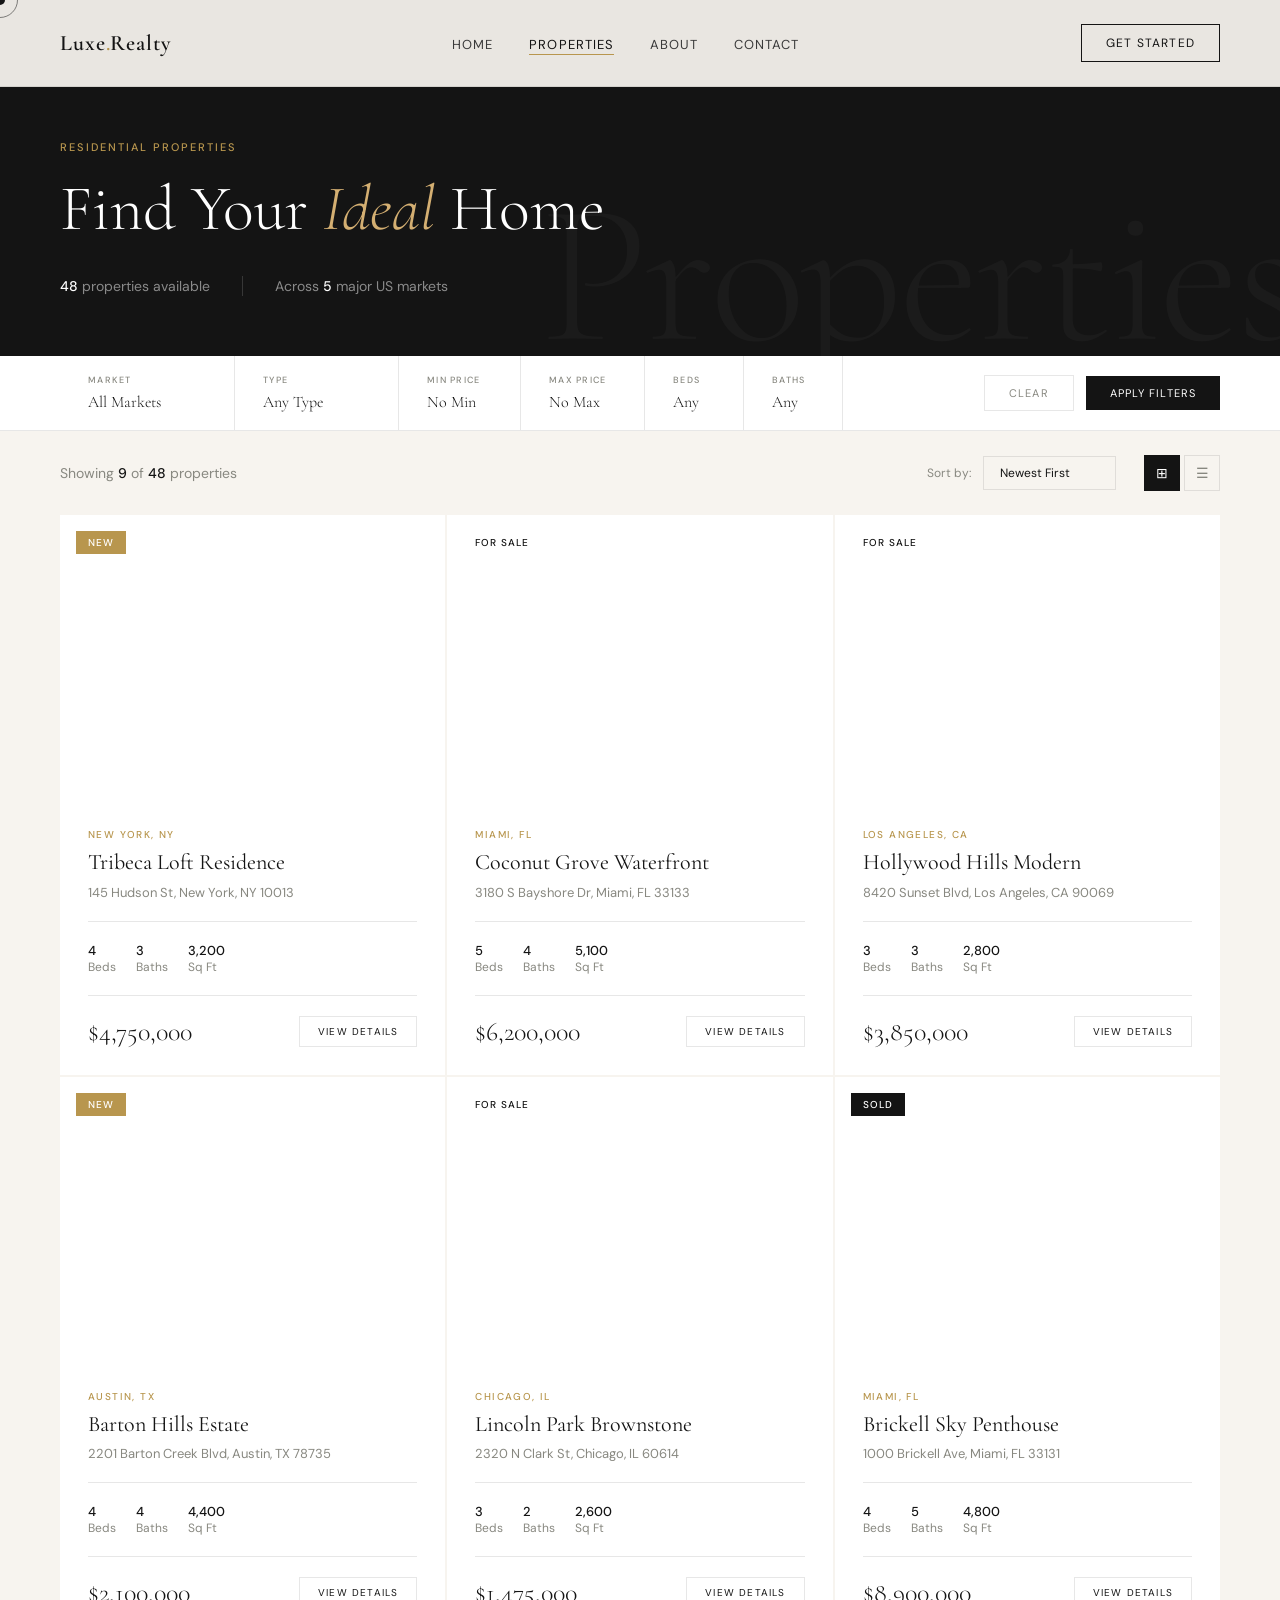
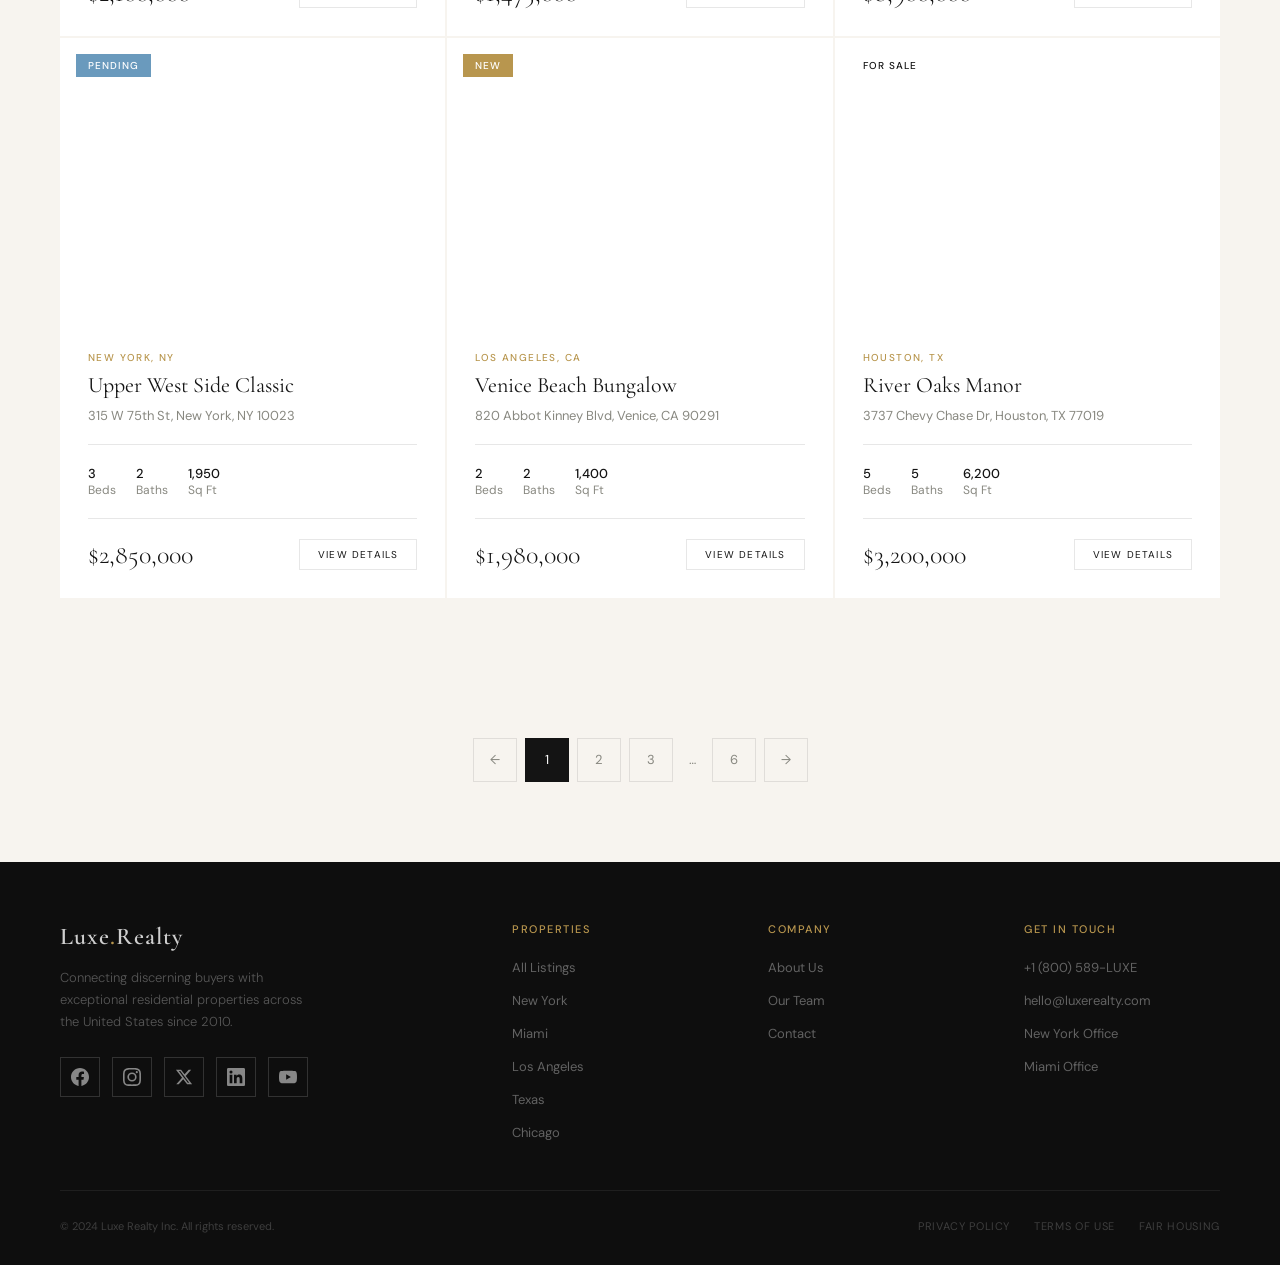
<file: listings.html>
<!DOCTYPE html>
<html lang="en">
<head>
<meta charset="UTF-8"/>
<meta name="viewport" content="width=device-width, initial-scale=1.0"/>
<title>Properties — Luxe Realty</title>
<link rel="preconnect" href="https://fonts.googleapis.com"/>
<link rel="preconnect" href="https://fonts.gstatic.com" crossorigin/>
<link href="https://fonts.googleapis.com/css2?family=Cormorant+Garamond:ital,wght@0,300;0,400;0,600;1,300;1,400&family=DM+Sans:wght@300;400;500&display=swap" rel="stylesheet"/>
<link rel="stylesheet" href="styles.css"/>
<style>
/* LISTINGS PAGE SPECIFIC STYLES */

/* PAGE HEADER */
.page-header{padding:140px 60px 60px;background:var(--ink);position:relative;overflow:hidden}
.page-header::after{content:'Properties';font-family:var(--serif);font-size:200px;font-weight:300;color:rgba(255,255,255,.03);position:absolute;right:-20px;bottom:-40px;white-space:nowrap;pointer-events:none;letter-spacing:-.02em}
.ph-eyebrow{font-size:11px;letter-spacing:.18em;text-transform:uppercase;color:var(--gold);font-weight:500;margin-bottom:20px;display:block;opacity:0;animation:fadeUp .7s .1s forwards}
.ph-title{font-family:var(--serif);font-size:clamp(44px,5vw,72px);font-weight:300;color:var(--white);line-height:1.1;opacity:0;animation:fadeUp .7s .25s forwards}
.ph-title em{font-style:italic;color:var(--gold-light)}
.ph-meta{display:flex;align-items:center;gap:32px;margin-top:32px;opacity:0;animation:fadeUp .7s .4s forwards}
.ph-count{font-size:14px;color:rgba(255,255,255,.5)}
.ph-count strong{color:var(--white);font-weight:500}
.ph-divider{width:1px;height:20px;background:rgba(255,255,255,.15)}

/* FILTER BAR */
.filter-bar{background:var(--white);border-bottom:1px solid var(--border);padding:0 60px;position:sticky;top:73px;z-index:90}
.filter-inner{display:flex;align-items:stretch;gap:0;overflow-x:auto}
.filter-group{display:flex;flex-direction:column;justify-content:center;padding:18px 28px;border-right:1px solid var(--border);min-width:max-content}
.filter-group:last-of-type{border-right:none}
.filter-label{font-size:9px;letter-spacing:.14em;text-transform:uppercase;color:var(--ink-muted);margin-bottom:6px;font-weight:500}
.filter-select{background:none;border:none;outline:none;font-family:var(--serif);font-size:16px;font-weight:300;color:var(--ink);cursor:pointer;appearance:none;-webkit-appearance:none;padding-right:16px}
.filter-actions{margin-left:auto;display:flex;align-items:center;gap:12px;padding-left:28px}
.filter-btn{padding:10px 24px;font-size:11px;letter-spacing:.1em;text-transform:uppercase;cursor:pointer;font-family:var(--sans);transition:all .2s}
.filter-btn.apply{background:var(--ink);color:var(--white);border:none}
.filter-btn.apply:hover{background:var(--gold)}
.filter-btn.clear{background:none;color:var(--ink-muted);border:1px solid var(--border)}
.filter-btn.clear:hover{border-color:var(--ink);color:var(--ink)}

/* SORT + RESULTS BAR */
.results-bar{padding:24px 60px;display:flex;align-items:center;justify-content:space-between}
.results-count{font-size:14px;color:var(--ink-muted)}
.results-count strong{color:var(--ink);font-weight:500}
.sort-wrap{display:flex;align-items:center;gap:12px}
.sort-label{font-size:12px;color:var(--ink-muted)}
.sort-select{background:none;border:1px solid var(--border);padding:8px 16px;font-family:var(--sans);font-size:12px;color:var(--ink);cursor:pointer;outline:none;-webkit-appearance:none}
.view-toggle{display:flex;gap:4px;margin-left:16px}
.vt-btn{width:36px;height:36px;border:1px solid var(--border);background:none;cursor:pointer;display:flex;align-items:center;justify-content:center;font-size:14px;color:var(--ink-muted);transition:all .2s}
.vt-btn.active,.vt-btn:hover{background:var(--ink);color:var(--white);border-color:var(--ink)}

/* LISTINGS GRID */
.listings-body{padding:0 60px 80px}
.listings-grid{display:grid;grid-template-columns:repeat(3,1fr);gap:2px}
.listings-grid.list-view{grid-template-columns:1fr}
.listing-card{background:var(--white);overflow:hidden;transition:transform .4s cubic-bezier(.25,.46,.45,.94);cursor:none;text-decoration:none;color:inherit;display:block}
.listing-card:hover{transform:translateY(-6px)}
.listing-card:hover .listing-img-placeholder{transform:scale(1.04)}
.listing-img-wrap{overflow:hidden;aspect-ratio:4/3;position:relative}
.listing-img-placeholder{width:100%;height:100%;background:url('https://images.unsplash.com/photo-1600585154340-be6161a56a0c?w=800&q=80') center/cover no-repeat;display:flex;align-items:center;justify-content:center;transition:transform .6s cubic-bezier(.25,.46,.45,.94)}
.listing-img-placeholder.g2{background:url('https://images.unsplash.com/photo-1600607687939-ce8a6c25118c?w=800&q=80') center/cover no-repeat}
.listing-img-placeholder.g3{background:url('https://images.unsplash.com/photo-1600566753086-00f18fb6b3ea?w=800&q=80') center/cover no-repeat}
.listing-img-placeholder.g4{background:url('https://images.unsplash.com/photo-1600047509807-ba8f99d2cdde?w=800&q=80') center/cover no-repeat}
.listing-img-placeholder.g5{background:url('https://images.unsplash.com/photo-1600573472550-8090b5e0745e?w=800&q=80') center/cover no-repeat}
.listing-img-placeholder.g6{background:url('https://images.unsplash.com/photo-1600596542815-ffad4c1539a9?w=800&q=80') center/cover no-repeat}
.listing-img-placeholder.g7{background:url('https://images.unsplash.com/photo-1600585154526-990dced4db0d?w=800&q=80') center/cover no-repeat}
.listing-img-placeholder.g8{background:url('https://images.unsplash.com/photo-1512917774080-9991f1c4c750?w=800&q=80') center/cover no-repeat}
.listing-img-placeholder.g9{background:url('https://images.unsplash.com/photo-1613490493576-7fde63acd811?w=800&q=80') center/cover no-repeat}
.listing-img-icon{display:none}
.listing-tag{position:absolute;top:16px;left:16px;font-size:10px;letter-spacing:.1em;text-transform:uppercase;padding:5px 12px;font-weight:500}
.listing-tag.sale{background:var(--white);color:var(--ink)}
.listing-tag.new-l{background:var(--gold);color:var(--white)}
.listing-tag.sold{background:var(--ink);color:var(--white)}
.listing-tag.pend{background:#6a9abd;color:var(--white)}
.listing-body{padding:24px 28px 28px}
.listing-city{font-size:10px;letter-spacing:.14em;text-transform:uppercase;color:var(--gold);margin-bottom:8px;font-weight:500}
.listing-title{font-family:var(--serif);font-size:22px;font-weight:400;line-height:1.2;margin-bottom:8px;color:var(--ink)}
.listing-address{font-size:13px;color:var(--ink-muted);margin-bottom:20px}
.listing-divider{height:1px;background:var(--border);margin-bottom:20px}
.listing-meta{display:flex;gap:20px}
.listing-meta-item{font-size:12px;color:var(--ink-muted)}
.listing-meta-item strong{color:var(--ink);font-weight:500;display:block;font-size:13px}
.listing-footer{display:flex;align-items:center;justify-content:space-between;margin-top:20px;padding-top:20px;border-top:1px solid var(--border)}
.listing-price{font-family:var(--serif);font-size:26px;font-weight:300}
.listing-btn-sm{font-size:10px;letter-spacing:.12em;text-transform:uppercase;color:var(--ink);border:1px solid var(--border);padding:8px 18px;cursor:pointer;background:none;transition:all .2s;font-family:var(--sans)}
.listing-btn-sm:hover{background:var(--ink);color:var(--white);border-color:var(--ink)}

/* LIST VIEW card override */
.listings-grid.list-view .listing-card{display:grid;grid-template-columns:320px 1fr}
.listings-grid.list-view .listing-img-wrap{aspect-ratio:auto;height:100%;min-height:220px}
.listings-grid.list-view .listing-card:hover{transform:none;box-shadow:0 4px 32px rgba(0,0,0,.08)}

/* PAGINATION */
.pagination{display:flex;align-items:center;justify-content:center;gap:8px;padding:60px 60px 80px}
.pag-btn{width:44px;height:44px;border:1px solid var(--border);background:none;cursor:pointer;font-family:var(--sans);font-size:13px;color:var(--ink-muted);transition:all .2s;display:flex;align-items:center;justify-content:center}
.pag-btn:hover,.pag-btn.active{background:var(--ink);color:var(--white);border-color:var(--ink)}
.pag-ellipsis{font-size:13px;color:var(--ink-muted);padding:0 8px}

/* LISTINGS PAGE RESPONSIVE */
@media(max-width:1024px){
  .page-header{padding:110px 32px 48px}
  .ph-title{font-size:clamp(36px,8vw,52px)}
  .filter-bar{padding:0 32px;top:69px;overflow-x:auto}
  .filter-actions{display:none}
  .results-bar,.listings-body{padding-left:32px;padding-right:32px}
  .listings-grid{grid-template-columns:1fr 1fr}
  .listings-grid.list-view{grid-template-columns:1fr}
  .listings-grid.list-view .listing-card{grid-template-columns:1fr}
  .pagination{padding:40px 32px 60px}
}
@media(max-width:768px){
  .ph-title{font-size:clamp(32px,7vw,44px)}
  .listings-grid{grid-template-columns:1fr}
}
@media(max-width:480px){
  .page-header{padding:70px 16px 30px}
  .page-header::after{display:none}
  .ph-eyebrow{font-size:10px}
  .ph-title{font-size:28px}
  .ph-meta{flex-direction:column;gap:12px;align-items:flex-start}
  .ph-divider{display:none}
  .filter-bar{padding:0 16px;top:60px}
  .filter-group{padding:12px 12px}
  .filter-label{font-size:8px}
  .filter-select{font-size:14px}
  .results-bar,.listings-body{padding-left:16px;padding-right:16px}
  .results-bar{flex-direction:column;gap:12px;align-items:flex-start}
  .results-count{font-size:12px}
  .listing-card{min-width:100%}
  .listing-body{padding:16px}
  .listing-city{font-size:9px}
  .listing-title{font-size:18px}
  .listing-price{font-size:18px}
  .listing-meta{font-size:11px}
  .pagination{padding:24px 16px 40px}
  .pag-btn{width:36px;height:36px;font-size:12px}
}
</style>
</head>
<body>
<div class="cursor" id="cursor"></div>
<div class="cursor-ring" id="cursorRing"></div>

<nav id="navbar">
  <a href="index.html" class="nav-logo">Luxe<span>.</span>Realty</a>
  <ul class="nav-links">
    <li><a href="index.html">Home</a></li>
    <li><a href="listings.html" class="active">Properties</a></li>
    <li><a href="about.html">About</a></li>
    <li><a href="contact.html">Contact</a></li>
  </ul>
  <a href="contact.html" class="nav-cta">Get Started</a>
  <button class="menu-toggle" id="menuToggle" aria-label="Toggle menu">
    <span></span><span></span><span></span>
  </button>
</nav>
<div class="mobile-menu" id="mobileMenu">
  <a href="index.html">Home</a>
  <a href="listings.html">Properties</a>
  <a href="about.html">About</a>
  <a href="contact.html">Contact</a>
  <a href="contact.html" class="nav-cta">Get Started</a>
</div>

<!-- PAGE HEADER -->
<div class="page-header">
  <span class="ph-eyebrow">Residential Properties</span>
  <h1 class="ph-title">Find Your <em>Ideal</em> Home</h1>
  <div class="ph-meta">
    <span class="ph-count"><strong>48</strong> properties available</span>
    <div class="ph-divider"></div>
    <span class="ph-count">Across <strong>5</strong> major US markets</span>
  </div>
</div>

<!-- FILTER BAR -->
<div class="filter-bar">
  <div class="filter-inner">
    <div class="filter-group">
      <span class="filter-label">Market</span>
      <select class="filter-select" onchange="filterListings()">
        <option value="all">All Markets</option>
        <option value="ny">New York, NY</option>
        <option value="miami">Miami, FL</option>
        <option value="la">Los Angeles, CA</option>
        <option value="tx">Texas</option>
        <option value="chi">Chicago, IL</option>
      </select>
    </div>
    <div class="filter-group">
      <span class="filter-label">Type</span>
      <select class="filter-select">
        <option>Any Type</option>
        <option>Single Family</option>
        <option>Condominium</option>
        <option>Townhouse</option>
        <option>Penthouse</option>
        <option>Multi-Family</option>
      </select>
    </div>
    <div class="filter-group">
      <span class="filter-label">Min Price</span>
      <select class="filter-select">
        <option>No Min</option>
        <option>$500K</option>
        <option>$1M</option>
        <option>$2M</option>
        <option>$5M</option>
      </select>
    </div>
    <div class="filter-group">
      <span class="filter-label">Max Price</span>
      <select class="filter-select">
        <option>No Max</option>
        <option>$1M</option>
        <option>$2.5M</option>
        <option>$5M</option>
        <option>$10M+</option>
      </select>
    </div>
    <div class="filter-group">
      <span class="filter-label">Beds</span>
      <select class="filter-select">
        <option>Any</option>
        <option>1+</option>
        <option>2+</option>
        <option>3+</option>
        <option>4+</option>
      </select>
    </div>
    <div class="filter-group">
      <span class="filter-label">Baths</span>
      <select class="filter-select">
        <option>Any</option>
        <option>2+</option>
        <option>3+</option>
        <option>4+</option>
      </select>
    </div>
    <div class="filter-actions">
      <button class="filter-btn clear" onclick="resetFilters()">Clear</button>
      <button class="filter-btn apply">Apply Filters</button>
    </div>
  </div>
</div>

<!-- RESULTS BAR -->
<div class="results-bar">
  <span class="results-count">Showing <strong id="resultCount">9</strong> of <strong>48</strong> properties</span>
  <div class="sort-wrap">
    <span class="sort-label">Sort by:</span>
    <select class="sort-select">
      <option>Newest First</option>
      <option>Price: High to Low</option>
      <option>Price: Low to High</option>
      <option>Sq Ft: Largest</option>
    </select>
    <div class="view-toggle">
      <button class="vt-btn active" id="gridBtn" onclick="setView('grid')" title="Grid view">⊞</button>
      <button class="vt-btn" id="listBtn" onclick="setView('list')" title="List view">☰</button>
    </div>
  </div>
</div>

<!-- LISTINGS -->
<div class="listings-body">
  <div class="listings-grid" id="listingsGrid">

    <a href="property-detail.html" class="listing-card reveal" data-market="ny">
      <div class="listing-img-wrap"><div class="listing-img-placeholder"><span class="listing-img-icon">Property Photo</span></div><span class="listing-tag new-l">New</span></div>
      <div class="listing-body"><div class="listing-city">New York, NY</div><h3 class="listing-title">Tribeca Loft Residence</h3><p class="listing-address">145 Hudson St, New York, NY 10013</p><div class="listing-divider"></div><div class="listing-meta"><div class="listing-meta-item"><strong>4</strong>Beds</div><div class="listing-meta-item"><strong>3</strong>Baths</div><div class="listing-meta-item"><strong>3,200</strong>Sq Ft</div></div><div class="listing-footer"><span class="listing-price">$4,750,000</span><button class="listing-btn-sm">View Details</button></div></div>
    </a>

    <a href="property-detail.html" class="listing-card reveal" data-market="miami">
      <div class="listing-img-wrap"><div class="listing-img-placeholder g2"><span class="listing-img-icon">Property Photo</span></div><span class="listing-tag sale">For Sale</span></div>
      <div class="listing-body"><div class="listing-city">Miami, FL</div><h3 class="listing-title">Coconut Grove Waterfront</h3><p class="listing-address">3180 S Bayshore Dr, Miami, FL 33133</p><div class="listing-divider"></div><div class="listing-meta"><div class="listing-meta-item"><strong>5</strong>Beds</div><div class="listing-meta-item"><strong>4</strong>Baths</div><div class="listing-meta-item"><strong>5,100</strong>Sq Ft</div></div><div class="listing-footer"><span class="listing-price">$6,200,000</span><button class="listing-btn-sm">View Details</button></div></div>
    </a>

    <a href="property-detail.html" class="listing-card reveal" data-market="la">
      <div class="listing-img-wrap"><div class="listing-img-placeholder g3"><span class="listing-img-icon">Property Photo</span></div><span class="listing-tag sale">For Sale</span></div>
      <div class="listing-body"><div class="listing-city">Los Angeles, CA</div><h3 class="listing-title">Hollywood Hills Modern</h3><p class="listing-address">8420 Sunset Blvd, Los Angeles, CA 90069</p><div class="listing-divider"></div><div class="listing-meta"><div class="listing-meta-item"><strong>3</strong>Beds</div><div class="listing-meta-item"><strong>3</strong>Baths</div><div class="listing-meta-item"><strong>2,800</strong>Sq Ft</div></div><div class="listing-footer"><span class="listing-price">$3,850,000</span><button class="listing-btn-sm">View Details</button></div></div>
    </a>

    <a href="property-detail.html" class="listing-card reveal" data-market="tx">
      <div class="listing-img-wrap"><div class="listing-img-placeholder g4"><span class="listing-img-icon">Property Photo</span></div><span class="listing-tag new-l">New</span></div>
      <div class="listing-body"><div class="listing-city">Austin, TX</div><h3 class="listing-title">Barton Hills Estate</h3><p class="listing-address">2201 Barton Creek Blvd, Austin, TX 78735</p><div class="listing-divider"></div><div class="listing-meta"><div class="listing-meta-item"><strong>4</strong>Beds</div><div class="listing-meta-item"><strong>4</strong>Baths</div><div class="listing-meta-item"><strong>4,400</strong>Sq Ft</div></div><div class="listing-footer"><span class="listing-price">$2,100,000</span><button class="listing-btn-sm">View Details</button></div></div>
    </a>

    <a href="property-detail.html" class="listing-card reveal" data-market="chi">
      <div class="listing-img-wrap"><div class="listing-img-placeholder g5"><span class="listing-img-icon">Property Photo</span></div><span class="listing-tag sale">For Sale</span></div>
      <div class="listing-body"><div class="listing-city">Chicago, IL</div><h3 class="listing-title">Lincoln Park Brownstone</h3><p class="listing-address">2320 N Clark St, Chicago, IL 60614</p><div class="listing-divider"></div><div class="listing-meta"><div class="listing-meta-item"><strong>3</strong>Beds</div><div class="listing-meta-item"><strong>2</strong>Baths</div><div class="listing-meta-item"><strong>2,600</strong>Sq Ft</div></div><div class="listing-footer"><span class="listing-price">$1,475,000</span><button class="listing-btn-sm">View Details</button></div></div>
    </a>

    <a href="property-detail.html" class="listing-card reveal" data-market="miami">
      <div class="listing-img-wrap"><div class="listing-img-placeholder g6"><span class="listing-img-icon">Property Photo</span></div><span class="listing-tag sold">Sold</span></div>
      <div class="listing-body"><div class="listing-city">Miami, FL</div><h3 class="listing-title">Brickell Sky Penthouse</h3><p class="listing-address">1000 Brickell Ave, Miami, FL 33131</p><div class="listing-divider"></div><div class="listing-meta"><div class="listing-meta-item"><strong>4</strong>Beds</div><div class="listing-meta-item"><strong>5</strong>Baths</div><div class="listing-meta-item"><strong>4,800</strong>Sq Ft</div></div><div class="listing-footer"><span class="listing-price">$8,900,000</span><button class="listing-btn-sm">View Details</button></div></div>
    </a>

    <a href="property-detail.html" class="listing-card reveal" data-market="ny">
      <div class="listing-img-wrap"><div class="listing-img-placeholder g7"><span class="listing-img-icon">Property Photo</span></div><span class="listing-tag pend">Pending</span></div>
      <div class="listing-body"><div class="listing-city">New York, NY</div><h3 class="listing-title">Upper West Side Classic</h3><p class="listing-address">315 W 75th St, New York, NY 10023</p><div class="listing-divider"></div><div class="listing-meta"><div class="listing-meta-item"><strong>3</strong>Beds</div><div class="listing-meta-item"><strong>2</strong>Baths</div><div class="listing-meta-item"><strong>1,950</strong>Sq Ft</div></div><div class="listing-footer"><span class="listing-price">$2,850,000</span><button class="listing-btn-sm">View Details</button></div></div>
    </a>

    <a href="property-detail.html" class="listing-card reveal" data-market="la">
      <div class="listing-img-wrap"><div class="listing-img-placeholder g8"><span class="listing-img-icon">Property Photo</span></div><span class="listing-tag new-l">New</span></div>
      <div class="listing-body"><div class="listing-city">Los Angeles, CA</div><h3 class="listing-title">Venice Beach Bungalow</h3><p class="listing-address">820 Abbot Kinney Blvd, Venice, CA 90291</p><div class="listing-divider"></div><div class="listing-meta"><div class="listing-meta-item"><strong>2</strong>Beds</div><div class="listing-meta-item"><strong>2</strong>Baths</div><div class="listing-meta-item"><strong>1,400</strong>Sq Ft</div></div><div class="listing-footer"><span class="listing-price">$1,980,000</span><button class="listing-btn-sm">View Details</button></div></div>
    </a>

    <a href="property-detail.html" class="listing-card reveal" data-market="tx">
      <div class="listing-img-wrap"><div class="listing-img-placeholder g9"><span class="listing-img-icon">Property Photo</span></div><span class="listing-tag sale">For Sale</span></div>
      <div class="listing-body"><div class="listing-city">Houston, TX</div><h3 class="listing-title">River Oaks Manor</h3><p class="listing-address">3737 Chevy Chase Dr, Houston, TX 77019</p><div class="listing-divider"></div><div class="listing-meta"><div class="listing-meta-item"><strong>5</strong>Beds</div><div class="listing-meta-item"><strong>5</strong>Baths</div><div class="listing-meta-item"><strong>6,200</strong>Sq Ft</div></div><div class="listing-footer"><span class="listing-price">$3,200,000</span><button class="listing-btn-sm">View Details</button></div></div>
    </a>

  </div>
</div>

<!-- PAGINATION -->
<div class="pagination">
  <button class="pag-btn">←</button>
  <button class="pag-btn active">1</button>
  <button class="pag-btn">2</button>
  <button class="pag-btn">3</button>
  <span class="pag-ellipsis">…</span>
  <button class="pag-btn">6</button>
  <button class="pag-btn">→</button>
</div>

<!-- FOOTER -->
<footer>
  <div class="footer-grid">
    <div><a href="index.html" class="footer-logo">Luxe<span>.</span>Realty</a><p class="footer-tagline">Connecting discerning buyers with exceptional residential properties across the United States since 2010.</p><div class="footer-social"><a href="https://facebook.com" target="_blank" aria-label="Facebook"><svg viewBox="0 0 24 24"><path d="M24 12.073c0-6.627-5.373-12-12-12s-12 5.373-12 12c0 5.99 4.388 10.954 10.125 11.854v-8.385H7.078v-3.47h3.047V9.43c0-3.007 1.792-4.669 4.533-4.669 1.312 0 2.686.235 2.686.235v2.953H15.83c-1.491 0-1.956.925-1.956 1.874v2.25h3.328l-.532 3.47h-2.796v8.385C19.612 23.027 24 18.062 24 12.073z"/></svg></a><a href="https://instagram.com" target="_blank" aria-label="Instagram"><svg viewBox="0 0 24 24"><path d="M12 2.163c3.204 0 3.584.012 4.85.07 3.252.148 4.771 1.691 4.919 4.919.058 1.265.069 1.645.069 4.849 0 3.205-.012 3.584-.069 4.849-.149 3.225-1.664 4.771-4.919 4.919-1.266.058-1.644.07-4.85.07-3.204 0-3.584-.012-4.849-.07-3.26-.149-4.771-1.699-4.919-4.92-.058-1.265-.07-1.644-.07-4.849 0-3.204.013-3.583.07-4.849.149-3.227 1.664-4.771 4.919-4.919 1.266-.057 1.645-.069 4.849-.069zM12 0C8.741 0 8.333.014 7.053.072 2.695.272.273 2.69.073 7.052.014 8.333 0 8.741 0 12c0 3.259.014 3.668.072 4.948.2 4.358 2.618 6.78 6.98 6.98C8.333 23.986 8.741 24 12 24c3.259 0 3.668-.014 4.948-.072 4.354-.2 6.782-2.618 6.979-6.98.059-1.28.073-1.689.073-4.948 0-3.259-.014-3.667-.072-4.947-.196-4.354-2.617-6.78-6.979-6.98C15.668.014 15.259 0 12 0zm0 5.838a6.162 6.162 0 100 12.324 6.162 6.162 0 000-12.324zM12 16a4 4 0 110-8 4 4 0 010 8zm6.406-11.845a1.44 1.44 0 100 2.881 1.44 1.44 0 000-2.881z"/></svg></a><a href="https://twitter.com" target="_blank" aria-label="X/Twitter"><svg viewBox="0 0 24 24"><path d="M18.244 2.25h3.308l-7.227 8.26 8.502 11.24H16.17l-5.214-6.817L4.99 21.75H1.68l7.73-8.835L1.254 2.25H8.08l4.713 6.231zm-1.161 17.52h1.833L7.084 4.126H5.117z"/></svg></a><a href="https://linkedin.com" target="_blank" aria-label="LinkedIn"><svg viewBox="0 0 24 24"><path d="M20.447 20.452h-3.554v-5.569c0-1.328-.027-3.037-1.852-3.037-1.853 0-2.136 1.445-2.136 2.939v5.667H9.351V9h3.414v1.561h.046c.477-.9 1.637-1.85 3.37-1.85 3.601 0 4.267 2.37 4.267 5.455v6.286zM5.337 7.433a2.062 2.062 0 01-2.063-2.065 2.064 2.064 0 112.063 2.065zm1.782 13.019H3.555V9h3.564v11.452zM22.225 0H1.771C.792 0 0 .774 0 1.729v20.542C0 23.227.792 24 1.771 24h20.451C23.2 24 24 23.227 24 22.271V1.729C24 .774 23.2 0 22.222 0h.003z"/></svg></a><a href="https://youtube.com" target="_blank" aria-label="YouTube"><svg viewBox="0 0 24 24"><path d="M23.498 6.186a3.016 3.016 0 00-2.122-2.136C19.505 3.545 12 3.545 12 3.545s-7.505 0-9.377.505A3.017 3.017 0 00.502 6.186C0 8.07 0 12 0 12s0 3.93.502 5.814a3.016 3.016 0 002.122 2.136c1.871.505 9.376.505 9.376.505s7.505 0 9.377-.505a3.015 3.015 0 002.122-2.136C24 15.93 24 12 24 12s0-3.93-.502-5.814zM9.545 15.568V8.432L15.818 12l-6.273 3.568z"/></svg></a></div></div>
    <div><div class="footer-col-title">Properties</div><ul class="footer-col-links"><li><a href="listings.html">All Listings</a></li><li><a href="listings.html">New York</a></li><li><a href="listings.html">Miami</a></li><li><a href="listings.html">Los Angeles</a></li><li><a href="listings.html">Texas</a></li><li><a href="listings.html">Chicago</a></li></ul></div>
    <div><div class="footer-col-title">Company</div><ul class="footer-col-links"><li><a href="about.html">About Us</a></li><li><a href="about.html">Our Team</a></li><li><a href="contact.html">Contact</a></li></ul></div>
    <div><div class="footer-col-title">Get In Touch</div><ul class="footer-col-links"><li><a href="#">+1 (800) 589-LUXE</a></li><li><a href="#">hello@luxerealty.com</a></li><li><a href="#">New York Office</a></li><li><a href="#">Miami Office</a></li></ul></div>
  </div>
  <div class="footer-bottom"><span class="footer-copy">© 2024 Luxe Realty Inc. All rights reserved.</span><div class="footer-legal"><a href="#">Privacy Policy</a><a href="#">Terms of Use</a><a href="#">Fair Housing</a></div></div>
</footer>

<script>
const cursor=document.getElementById('cursor'),ring=document.getElementById('cursorRing');
let mx=0,my=0,rx=0,ry=0;
document.addEventListener('mousemove',e=>{mx=e.clientX;my=e.clientY});
(function a(){cursor.style.left=mx+'px';cursor.style.top=my+'px';rx+=(mx-rx)*.12;ry+=(my-ry)*.12;ring.style.left=rx+'px';ring.style.top=ry+'px';requestAnimationFrame(a)})();
document.querySelectorAll('a,button').forEach(el=>{
  el.addEventListener('mouseenter',()=>{cursor.style.transform='translate(-50%,-50%) scale(2.5)';ring.style.opacity='.2'});
  el.addEventListener('mouseleave',()=>{cursor.style.transform='translate(-50%,-50%) scale(1)';ring.style.opacity='.5'});
});
const obs=new IntersectionObserver(entries=>entries.forEach((e,i)=>{if(e.isIntersecting)setTimeout(()=>e.target.classList.add('visible'),i*60)}),{threshold:.08});
document.querySelectorAll('.reveal').forEach(el=>obs.observe(el));

function setView(v){
  const g=document.getElementById('listingsGrid');
  g.classList.toggle('list-view',v==='list');
  document.getElementById('gridBtn').classList.toggle('active',v==='grid');
  document.getElementById('listBtn').classList.toggle('active',v==='list');
}
function filterListings(){
  const sel=document.querySelector('.filter-bar select').value;
  const cards=document.querySelectorAll('.listing-card');
  let count=0;
  cards.forEach(c=>{
    const show=sel==='all'||c.dataset.market===sel;
    c.style.display=show?'block':'none';
    if(show)count++;
  });
  document.getElementById('resultCount').textContent=count;
}
function resetFilters(){
  document.querySelectorAll('.filter-select').forEach(s=>s.selectedIndex=0);
  document.querySelectorAll('.listing-card').forEach(c=>c.style.display='block');
  document.getElementById('resultCount').textContent=9;
}

// Mobile Menu
const menuToggle=document.getElementById('menuToggle');
const mobileMenu=document.getElementById('mobileMenu');
menuToggle.addEventListener('click',()=>{
  menuToggle.classList.toggle('active');
  mobileMenu.classList.toggle('active');
  document.body.style.overflow=mobileMenu.classList.contains('active')?'hidden':'';
});
mobileMenu.querySelectorAll('a').forEach(link=>{
  link.addEventListener('click',()=>{
    menuToggle.classList.remove('active');
    mobileMenu.classList.remove('active');
    document.body.style.overflow='';
  });
});
</script>
</body>
</html>
</file>
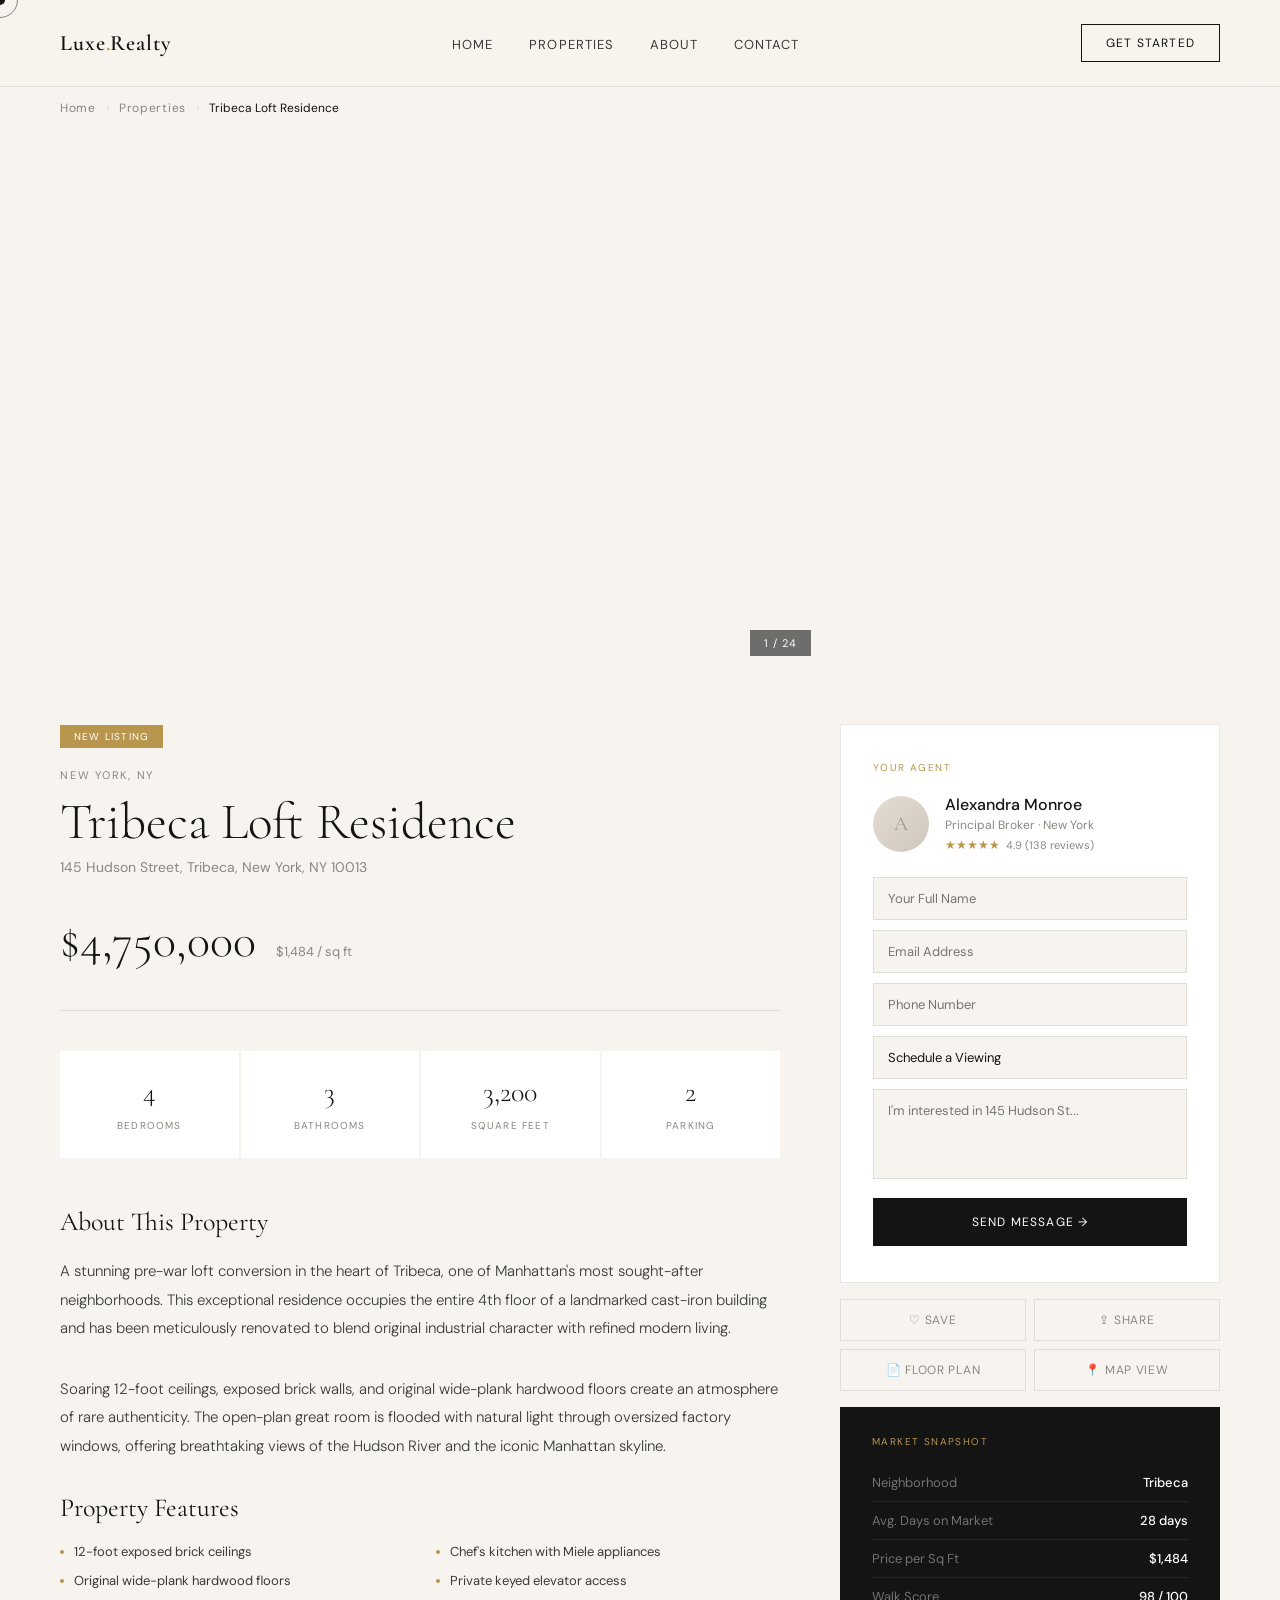
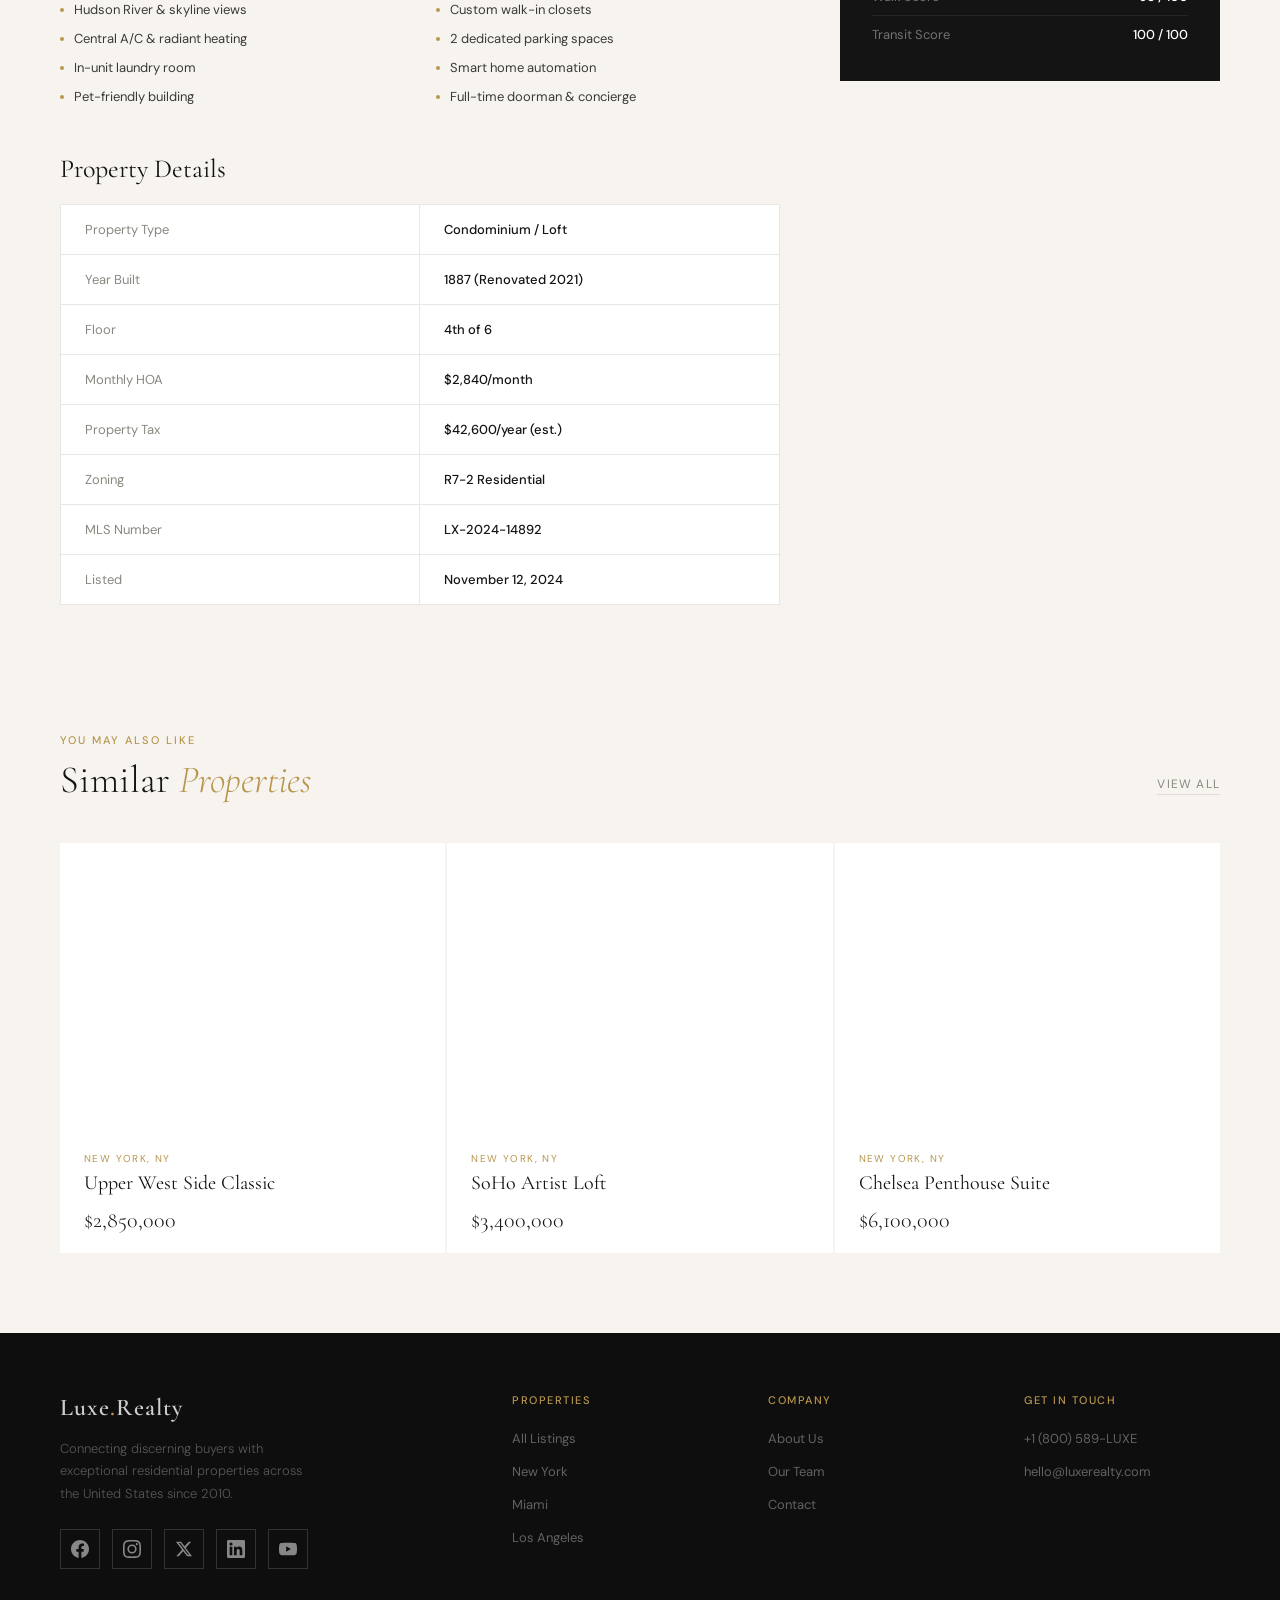
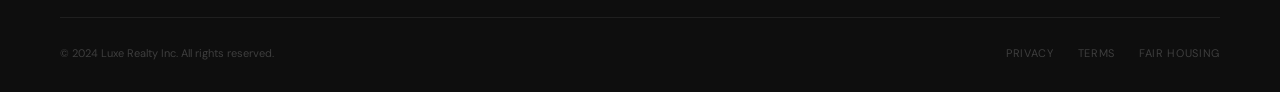
<file: property-detail.html>
<!DOCTYPE html>
<html lang="en">
<head>
<meta charset="UTF-8"/>
<meta name="viewport" content="width=device-width, initial-scale=1.0"/>
<title>Tribeca Loft Residence — Luxe Realty</title>
<link rel="preconnect" href="https://fonts.googleapis.com"/>
<link rel="preconnect" href="https://fonts.gstatic.com" crossorigin/>
<link href="https://fonts.googleapis.com/css2?family=Cormorant+Garamond:ital,wght@0,300;0,400;0,600;1,300;1,400&family=DM+Sans:wght@300;400;500&display=swap" rel="stylesheet"/>
<link rel="stylesheet" href="styles.css"/>
<style>
/* PROPERTY DETAIL PAGE SPECIFIC STYLES */

/* BREADCRUMB */
.breadcrumb{padding:100px 60px 0;display:flex;align-items:center;gap:10px}
.bc-link{font-size:12px;color:var(--ink-muted);text-decoration:none;letter-spacing:.06em;transition:color .2s}
.bc-link:hover{color:var(--gold)}
.bc-sep{font-size:12px;color:var(--border)}
.bc-current{font-size:12px;color:var(--ink)}

/* GALLERY */
.gallery{padding:24px 60px 0;display:grid;grid-template-columns:2fr 1fr;grid-template-rows:1fr 1fr;gap:3px;height:560px}
.gallery-main{grid-row:1/3;background:url('https://images.unsplash.com/photo-1600585154340-be6161a56a0c?w=1200&q=80') center/cover no-repeat;display:flex;align-items:center;justify-content:center;position:relative;overflow:hidden;cursor:none}
.gallery-main:hover .gallery-overlay{opacity:1}
.gallery-overlay{position:absolute;inset:0;background:rgba(20,20,20,.3);display:flex;align-items:center;justify-content:center;opacity:0;transition:opacity .3s}
.gallery-overlay span{color:var(--white);font-size:13px;letter-spacing:.12em;text-transform:uppercase;border:1px solid rgba(255,255,255,.5);padding:12px 28px}
.gallery-sub{background:url('https://images.unsplash.com/photo-1600607687939-ce8a6c25118c?w=600&q=80') center/cover no-repeat;display:flex;align-items:center;justify-content:center;overflow:hidden;cursor:none}
.gallery-sub:nth-child(3){background:url('https://images.unsplash.com/photo-1600566753190-17f0baa2a6c3?w=600&q=80') center/cover no-repeat}
.gallery-img-label{display:none}
.gallery-count{position:absolute;bottom:20px;right:20px;background:rgba(20,20,20,.6);color:var(--white);font-size:11px;letter-spacing:.1em;text-transform:uppercase;padding:6px 14px}

/* DETAIL LAYOUT */
.detail-layout{display:grid;grid-template-columns:1fr 380px;gap:60px;padding:48px 60px 80px;align-items:start}

/* LEFT CONTENT */
.detail-left{}
.detail-tag{display:inline-block;background:var(--gold);color:var(--white);font-size:10px;letter-spacing:.12em;text-transform:uppercase;padding:5px 14px;margin-bottom:20px}
.detail-city{font-size:11px;letter-spacing:.16em;text-transform:uppercase;color:var(--ink-muted);margin-bottom:12px}
.detail-title{font-family:var(--serif);font-size:clamp(36px,4vw,54px);font-weight:300;line-height:1.1;margin-bottom:8px}
.detail-address{font-size:14px;color:var(--ink-muted);margin-bottom:36px}
.detail-price-row{display:flex;align-items:baseline;gap:20px;margin-bottom:40px;padding-bottom:40px;border-bottom:1px solid var(--border)}
.detail-price{font-family:var(--serif);font-size:48px;font-weight:300;color:var(--ink)}
.detail-price-per{font-size:13px;color:var(--ink-muted)}

/* KEY STATS */
.key-stats{display:grid;grid-template-columns:repeat(4,1fr);gap:2px;margin-bottom:48px}
.ks-item{background:var(--white);padding:24px 20px;text-align:center}
.ks-val{font-family:var(--serif);font-size:28px;font-weight:300;color:var(--ink);display:block;margin-bottom:4px}
.ks-label{font-size:10px;letter-spacing:.12em;text-transform:uppercase;color:var(--ink-muted)}

/* DESCRIPTION */
.detail-section-title{font-family:var(--serif);font-size:26px;font-weight:400;margin-bottom:20px;color:var(--ink)}
.detail-body{font-size:15px;color:var(--ink-soft);line-height:1.9;font-weight:300;margin-bottom:32px}

/* FEATURES */
.features-grid{display:grid;grid-template-columns:1fr 1fr;gap:12px 32px;margin-bottom:48px}
.feature-item{display:flex;align-items:center;gap:10px;font-size:13px;color:var(--ink-soft)}
.feature-dot{width:4px;height:4px;border-radius:50%;background:var(--gold);flex-shrink:0}

/* PROPERTY DETAILS TABLE */
.details-table{background:var(--white);border:1px solid var(--border);margin-bottom:48px}
.dt-row{display:grid;grid-template-columns:1fr 1fr;border-bottom:1px solid var(--border)}
.dt-row:last-child{border-bottom:none}
.dt-cell{padding:16px 24px;font-size:13px}
.dt-cell:first-child{color:var(--ink-muted);border-right:1px solid var(--border)}
.dt-cell:last-child{color:var(--ink);font-weight:500}

/* SIDEBAR */
.detail-sidebar{position:sticky;top:100px}
.sidebar-card{background:var(--white);border:1px solid var(--border);padding:36px 32px;margin-bottom:16px}
.sidebar-agent-label{font-size:10px;letter-spacing:.14em;text-transform:uppercase;color:var(--gold);margin-bottom:20px;display:block}
.agent-row{display:flex;align-items:center;gap:16px;margin-bottom:24px}
.agent-avatar{width:56px;height:56px;border-radius:50%;background:linear-gradient(135deg,#E5DDD4,#CFC7BC);display:flex;align-items:center;justify-content:center;font-family:var(--serif);font-size:20px;color:rgba(20,20,20,.3);flex-shrink:0}
.agent-name{font-size:16px;font-weight:500;color:var(--ink);margin-bottom:2px}
.agent-title{font-size:12px;color:var(--ink-muted)}
.agent-rating{display:flex;align-items:center;gap:6px;margin-top:4px}
.agent-stars{color:var(--gold);font-size:12px}
.agent-reviews{font-size:11px;color:var(--ink-muted)}
.contact-form-mini{}
.cf-input,.cf-select,.cf-textarea{width:100%;background:var(--cream);border:1px solid var(--border);padding:12px 14px;font-family:var(--sans);font-size:13px;color:var(--ink);outline:none;margin-bottom:10px;transition:border-color .2s;-webkit-appearance:none}
.cf-input:focus,.cf-select:focus,.cf-textarea:focus{border-color:var(--gold)}
.cf-textarea{resize:none;height:90px}
.cf-btn{width:100%;background:var(--ink);color:var(--white);border:none;padding:16px;font-family:var(--sans);font-size:12px;letter-spacing:.1em;text-transform:uppercase;cursor:pointer;transition:background .25s;margin-top:4px}
.cf-btn:hover{background:var(--gold)}
.sidebar-actions{display:grid;grid-template-columns:1fr 1fr;gap:8px}
.sa-btn{padding:12px;border:1px solid var(--border);background:none;cursor:pointer;font-size:12px;color:var(--ink-muted);letter-spacing:.06em;text-transform:uppercase;font-family:var(--sans);transition:all .2s;display:flex;align-items:center;justify-content:center;gap:8px}
.sa-btn:hover{border-color:var(--ink);color:var(--ink)}
.sidebar-highlights{background:var(--ink);padding:28px 32px}
.sh-title{font-size:10px;letter-spacing:.14em;text-transform:uppercase;color:var(--gold);margin-bottom:16px;display:block}
.sh-item{display:flex;justify-content:space-between;align-items:center;padding:10px 0;border-bottom:1px solid rgba(255,255,255,.07);font-size:13px}
.sh-item:last-child{border-bottom:none}
.sh-label{color:rgba(255,255,255,.4)}
.sh-val{color:var(--white);font-weight:500}

/* SIMILAR PROPERTIES */
.similar-section{padding:0 60px 80px}
.similar-grid{display:grid;grid-template-columns:repeat(3,1fr);gap:2px;margin-top:40px}

.sim-card{background:var(--white);overflow:hidden;transition:transform .3s;cursor:none;text-decoration:none;color:inherit;display:block}
.sim-card:hover{transform:translateY(-4px)}
.sim-img{aspect-ratio:4/3;background:url('https://images.unsplash.com/photo-600585154526-990dced4db0d?w=600&q=80') center/cover no-repeat;display:flex;align-items:center;justify-content:center}
.sim-img.s2{background:url('https://images.unsplash.com/photo-1600047509807-ba8f99d2cdde?w=600&q=80') center/cover no-repeat}
.sim-img.s3{background:url('https://images.unsplash.com/photo-1600573472550-8090b5e0745e?w=600&q=80') center/cover no-repeat}
.sim-body{padding:20px 24px}
.sim-city{font-size:10px;letter-spacing:.14em;text-transform:uppercase;color:var(--gold);margin-bottom:6px}
.sim-title{font-family:var(--serif);font-size:20px;font-weight:400;margin-bottom:12px}
.sim-price{font-family:var(--serif);font-size:22px;font-weight:300;color:var(--ink)}

/* PROPERTY DETAIL PAGE RESPONSIVE */
@media(max-width:1024px){
  .breadcrumb{padding:90px 32px 0}
  .gallery{padding:16px 32px 0;height:300px;grid-template-columns:1fr;grid-template-rows:1fr}
  .gallery-sub{display:none}
  .detail-layout{grid-template-columns:1fr;padding:32px 32px 60px;gap:40px}
  .detail-sidebar{position:static}
  .detail-title{font-size:clamp(32px,6vw,44px)}
  .key-stats{grid-template-columns:1fr 1fr}
  .similar-section{padding:0 32px 60px}
  .similar-grid{grid-template-columns:1fr}
}
@media(max-width:768px){
  .detail-title{font-size:clamp(28px,5vw,36px)}
  .key-stats{grid-template-columns:1fr}
}
@media(max-width:480px){
  .breadcrumb{padding:65px 16px 0}
  .bc-link,.bc-sep,.bc-current{font-size:11px}
  .gallery{padding:12px 16px 0;height:180px}
  .detail-layout{padding:20px 16px 40px;gap:24px}
  .detail-tag{font-size:9px;padding:4px 10px}
  .detail-city{font-size:10px}
  .detail-title{font-size:24px}
  .detail-price{font-size:28px}
  .detail-desc{font-size:13px}
  .key-stats{gap:12px}
  .ks-card{padding:16px}
  .ks-val{font-size:20px}
  .ks-label{font-size:9px}
  .features-title{font-size:18px}
  .features-list{gap:8px}
  .feature-item{font-size:12px;padding:8px 12px}
  .detail-sidebar{padding:20px}
  .sidebar-price{font-size:24px}
  .sidebar-btn{padding:14px;font-size:10px}
  .agent-name{font-size:14px}
  .similar-section{padding:0 16px 40px}
  .similar-title{font-size:24px}
  .sim-body{padding:16px}
  .sim-title{font-size:16px}
  .sim-price{font-size:18px}
}
</style>
</head>
<body>
<div class="cursor" id="cursor"></div>
<div class="cursor-ring" id="cursorRing"></div>

<nav id="navbar">
  <a href="index.html" class="nav-logo">Luxe<span>.</span>Realty</a>
  <ul class="nav-links">
    <li><a href="index.html">Home</a></li>
    <li><a href="listings.html">Properties</a></li>
    <li><a href="about.html">About</a></li>
    <li><a href="contact.html">Contact</a></li>
  </ul>
  <a href="contact.html" class="nav-cta">Get Started</a>
  <button class="menu-toggle" id="menuToggle" aria-label="Toggle menu">
    <span></span><span></span><span></span>
  </button>
</nav>
<div class="mobile-menu" id="mobileMenu">
  <a href="index.html">Home</a>
  <a href="listings.html">Properties</a>
  <a href="about.html">About</a>
  <a href="contact.html">Contact</a>
  <a href="contact.html" class="nav-cta">Get Started</a>
</div>

<!-- BREADCRUMB -->
<div class="breadcrumb">
  <a href="index.html" class="bc-link">Home</a>
  <span class="bc-sep">›</span>
  <a href="listings.html" class="bc-link">Properties</a>
  <span class="bc-sep">›</span>
  <span class="bc-current">Tribeca Loft Residence</span>
</div>

<!-- GALLERY -->
<div class="gallery">
  <div class="gallery-main">
    <span class="gallery-img-label">Main Property Photo</span>
    <div class="gallery-overlay"><span>View All 24 Photos</span></div>
    <span class="gallery-count">1 / 24</span>
  </div>
  <div class="gallery-sub"><span class="gallery-img-label">Interior Photo</span></div>
  <div class="gallery-sub"><span class="gallery-img-label">Exterior Photo</span></div>
</div>

<!-- DETAIL LAYOUT -->
<div class="detail-layout">
  <div class="detail-left reveal">
    <span class="detail-tag">New Listing</span>
    <div class="detail-city">New York, NY</div>
    <h1 class="detail-title">Tribeca Loft Residence</h1>
    <p class="detail-address">145 Hudson Street, Tribeca, New York, NY 10013</p>
    <div class="detail-price-row">
      <span class="detail-price">$4,750,000</span>
      <span class="detail-price-per">$1,484 / sq ft</span>
    </div>

    <!-- KEY STATS -->
    <div class="key-stats">
      <div class="ks-item"><span class="ks-val">4</span><span class="ks-label">Bedrooms</span></div>
      <div class="ks-item"><span class="ks-val">3</span><span class="ks-label">Bathrooms</span></div>
      <div class="ks-item"><span class="ks-val">3,200</span><span class="ks-label">Square Feet</span></div>
      <div class="ks-item"><span class="ks-val">2</span><span class="ks-label">Parking</span></div>
    </div>

    <!-- DESCRIPTION -->
    <h2 class="detail-section-title">About This Property</h2>
    <p class="detail-body">A stunning pre-war loft conversion in the heart of Tribeca, one of Manhattan's most sought-after neighborhoods. This exceptional residence occupies the entire 4th floor of a landmarked cast-iron building and has been meticulously renovated to blend original industrial character with refined modern living.</p>
    <p class="detail-body">Soaring 12-foot ceilings, exposed brick walls, and original wide-plank hardwood floors create an atmosphere of rare authenticity. The open-plan great room is flooded with natural light through oversized factory windows, offering breathtaking views of the Hudson River and the iconic Manhattan skyline.</p>

    <!-- FEATURES -->
    <h2 class="detail-section-title">Property Features</h2>
    <div class="features-grid">
      <div class="feature-item"><div class="feature-dot"></div>12-foot exposed brick ceilings</div>
      <div class="feature-item"><div class="feature-dot"></div>Chef's kitchen with Miele appliances</div>
      <div class="feature-item"><div class="feature-dot"></div>Original wide-plank hardwood floors</div>
      <div class="feature-item"><div class="feature-dot"></div>Private keyed elevator access</div>
      <div class="feature-item"><div class="feature-dot"></div>Hudson River & skyline views</div>
      <div class="feature-item"><div class="feature-dot"></div>Custom walk-in closets</div>
      <div class="feature-item"><div class="feature-dot"></div>Central A/C & radiant heating</div>
      <div class="feature-item"><div class="feature-dot"></div>2 dedicated parking spaces</div>
      <div class="feature-item"><div class="feature-dot"></div>In-unit laundry room</div>
      <div class="feature-item"><div class="feature-dot"></div>Smart home automation</div>
      <div class="feature-item"><div class="feature-dot"></div>Pet-friendly building</div>
      <div class="feature-item"><div class="feature-dot"></div>Full-time doorman & concierge</div>
    </div>

    <!-- DETAILS TABLE -->
    <h2 class="detail-section-title">Property Details</h2>
    <div class="details-table">
      <div class="dt-row"><div class="dt-cell">Property Type</div><div class="dt-cell">Condominium / Loft</div></div>
      <div class="dt-row"><div class="dt-cell">Year Built</div><div class="dt-cell">1887 (Renovated 2021)</div></div>
      <div class="dt-row"><div class="dt-cell">Floor</div><div class="dt-cell">4th of 6</div></div>
      <div class="dt-row"><div class="dt-cell">Monthly HOA</div><div class="dt-cell">$2,840/month</div></div>
      <div class="dt-row"><div class="dt-cell">Property Tax</div><div class="dt-cell">$42,600/year (est.)</div></div>
      <div class="dt-row"><div class="dt-cell">Zoning</div><div class="dt-cell">R7-2 Residential</div></div>
      <div class="dt-row"><div class="dt-cell">MLS Number</div><div class="dt-cell">LX-2024-14892</div></div>
      <div class="dt-row"><div class="dt-cell">Listed</div><div class="dt-cell">November 12, 2024</div></div>
    </div>
  </div>

  <!-- SIDEBAR -->
  <div class="detail-sidebar reveal">
    <div class="sidebar-card">
      <span class="sidebar-agent-label">Your Agent</span>
      <div class="agent-row">
        <div class="agent-avatar">A</div>
        <div>
          <div class="agent-name">Alexandra Monroe</div>
          <div class="agent-title">Principal Broker · New York</div>
          <div class="agent-rating"><span class="agent-stars">★★★★★</span><span class="agent-reviews">4.9 (138 reviews)</span></div>
        </div>
      </div>
      <div class="contact-form-mini">
        <input type="text" class="cf-input" placeholder="Your Full Name"/>
        <input type="email" class="cf-input" placeholder="Email Address"/>
        <input type="tel" class="cf-input" placeholder="Phone Number"/>
        <select class="cf-select">
          <option>Schedule a Viewing</option>
          <option>Ask a Question</option>
          <option>Request Floor Plans</option>
          <option>Make an Offer</option>
        </select>
        <textarea class="cf-textarea" placeholder="I'm interested in 145 Hudson St..."></textarea>
        <button class="cf-btn">Send Message →</button>
      </div>
    </div>
    <div class="sidebar-actions">
      <button class="sa-btn">♡ Save</button>
      <button class="sa-btn">⇪ Share</button>
      <button class="sa-btn">📄 Floor Plan</button>
      <button class="sa-btn">📍 Map View</button>
    </div>
    <div class="sidebar-highlights" style="margin-top:16px">
      <span class="sh-title">Market Snapshot</span>
      <div class="sh-item"><span class="sh-label">Neighborhood</span><span class="sh-val">Tribeca</span></div>
      <div class="sh-item"><span class="sh-label">Avg. Days on Market</span><span class="sh-val">28 days</span></div>
      <div class="sh-item"><span class="sh-label">Price per Sq Ft</span><span class="sh-val">$1,484</span></div>
      <div class="sh-item"><span class="sh-label">Walk Score</span><span class="sh-val">98 / 100</span></div>
      <div class="sh-item"><span class="sh-label">Transit Score</span><span class="sh-val">100 / 100</span></div>
    </div>
  </div>
</div>

<!-- SIMILAR PROPERTIES -->
<section class="similar-section">
  <div style="display:flex;align-items:flex-end;justify-content:space-between;margin-bottom:8px">
    <div>
      <span style="font-size:11px;letter-spacing:.18em;text-transform:uppercase;color:var(--gold);font-weight:500;display:block;margin-bottom:10px">You May Also Like</span>
      <h2 style="font-family:var(--serif);font-size:clamp(32px,3vw,46px);font-weight:300">Similar <em style="font-style:italic;color:var(--gold)">Properties</em></h2>
    </div>
    <a href="listings.html" style="font-size:12px;letter-spacing:.1em;text-transform:uppercase;color:var(--ink-muted);text-decoration:none;border-bottom:1px solid var(--border);padding-bottom:2px;margin-bottom:8px;transition:color .2s" onmouseover="this.style.color='var(--ink)'" onmouseout="this.style.color='var(--ink-muted)'">View All</a>
  </div>
  <div class="similar-grid">
    <a href="property-detail.html" class="sim-card reveal">
      <div class="sim-img"><span class="gallery-img-label">Property Photo</span></div>
      <div class="sim-body"><div class="sim-city">New York, NY</div><div class="sim-title">Upper West Side Classic</div><div class="sim-price">$2,850,000</div></div>
    </a>
    <a href="property-detail.html" class="sim-card reveal">
      <div class="sim-img s2"><span class="gallery-img-label">Property Photo</span></div>
      <div class="sim-body"><div class="sim-city">New York, NY</div><div class="sim-title">SoHo Artist Loft</div><div class="sim-price">$3,400,000</div></div>
    </a>
    <a href="property-detail.html" class="sim-card reveal">
      <div class="sim-img s3"><span class="gallery-img-label">Property Photo</span></div>
      <div class="sim-body"><div class="sim-city">New York, NY</div><div class="sim-title">Chelsea Penthouse Suite</div><div class="sim-price">$6,100,000</div></div>
    </a>
  </div>
</section>

<!-- FOOTER -->
<footer>
  <div class="footer-grid">
    <div><a href="index.html" class="footer-logo">Luxe<span>.</span>Realty</a><p class="footer-tagline">Connecting discerning buyers with exceptional residential properties across the United States since 2010.</p><div class="footer-social"><a href="https://facebook.com" target="_blank" aria-label="Facebook"><svg viewBox="0 0 24 24"><path d="M24 12.073c0-6.627-5.373-12-12-12s-12 5.373-12 12c0 5.99 4.388 10.954 10.125 11.854v-8.385H7.078v-3.47h3.047V9.43c0-3.007 1.792-4.669 4.533-4.669 1.312 0 2.686.235 2.686.235v2.953H15.83c-1.491 0-1.956.925-1.956 1.874v2.25h3.328l-.532 3.47h-2.796v8.385C19.612 23.027 24 18.062 24 12.073z"/></svg></a><a href="https://instagram.com" target="_blank" aria-label="Instagram"><svg viewBox="0 0 24 24"><path d="M12 2.163c3.204 0 3.584.012 4.85.07 3.252.148 4.771 1.691 4.919 4.919.058 1.265.069 1.645.069 4.849 0 3.205-.012 3.584-.069 4.849-.149 3.225-1.664 4.771-4.919 4.919-1.266.058-1.644.07-4.85.07-3.204 0-3.584-.012-4.849-.07-3.26-.149-4.771-1.699-4.919-4.92-.058-1.265-.07-1.644-.07-4.849 0-3.204.013-3.583.07-4.849.149-3.227 1.664-4.771 4.919-4.919 1.266-.057 1.645-.069 4.849-.069zM12 0C8.741 0 8.333.014 7.053.072 2.695.272.273 2.69.073 7.052.014 8.333 0 8.741 0 12c0 3.259.014 3.668.072 4.948.2 4.358 2.618 6.78 6.98 6.98C8.333 23.986 8.741 24 12 24c3.259 0 3.668-.014 4.948-.072 4.354-.2 6.782-2.618 6.979-6.98.059-1.28.073-1.689.073-4.948 0-3.259-.014-3.667-.072-4.947-.196-4.354-2.617-6.78-6.979-6.98C15.668.014 15.259 0 12 0zm0 5.838a6.162 6.162 0 100 12.324 6.162 6.162 0 000-12.324zM12 16a4 4 0 110-8 4 4 0 010 8zm6.406-11.845a1.44 1.44 0 100 2.881 1.44 1.44 0 000-2.881z"/></svg></a><a href="https://twitter.com" target="_blank" aria-label="X/Twitter"><svg viewBox="0 0 24 24"><path d="M18.244 2.25h3.308l-7.227 8.26 8.502 11.24H16.17l-5.214-6.817L4.99 21.75H1.68l7.73-8.835L1.254 2.25H8.08l4.713 6.231zm-1.161 17.52h1.833L7.084 4.126H5.117z"/></svg></a><a href="https://linkedin.com" target="_blank" aria-label="LinkedIn"><svg viewBox="0 0 24 24"><path d="M20.447 20.452h-3.554v-5.569c0-1.328-.027-3.037-1.852-3.037-1.853 0-2.136 1.445-2.136 2.939v5.667H9.351V9h3.414v1.561h.046c.477-.9 1.637-1.85 3.37-1.85 3.601 0 4.267 2.37 4.267 5.455v6.286zM5.337 7.433a2.062 2.062 0 01-2.063-2.065 2.064 2.064 0 112.063 2.065zm1.782 13.019H3.555V9h3.564v11.452zM22.225 0H1.771C.792 0 0 .774 0 1.729v20.542C0 23.227.792 24 1.771 24h20.451C23.2 24 24 23.227 24 22.271V1.729C24 .774 23.2 0 22.222 0h.003z"/></svg></a><a href="https://youtube.com" target="_blank" aria-label="YouTube"><svg viewBox="0 0 24 24"><path d="M23.498 6.186a3.016 3.016 0 00-2.122-2.136C19.505 3.545 12 3.545 12 3.545s-7.505 0-9.377.505A3.017 3.017 0 00.502 6.186C0 8.07 0 12 0 12s0 3.93.502 5.814a3.016 3.016 0 002.122 2.136c1.871.505 9.376.505 9.376.505s7.505 0 9.377-.505a3.015 3.015 0 002.122-2.136C24 15.93 24 12 24 12s0-3.93-.502-5.814zM9.545 15.568V8.432L15.818 12l-6.273 3.568z"/></svg></a></div></div>
    <div><div class="footer-col-title">Properties</div><ul class="footer-col-links"><li><a href="listings.html">All Listings</a></li><li><a href="listings.html">New York</a></li><li><a href="listings.html">Miami</a></li><li><a href="listings.html">Los Angeles</a></li></ul></div>
    <div><div class="footer-col-title">Company</div><ul class="footer-col-links"><li><a href="about.html">About Us</a></li><li><a href="about.html">Our Team</a></li><li><a href="contact.html">Contact</a></li></ul></div>
    <div><div class="footer-col-title">Get In Touch</div><ul class="footer-col-links"><li><a href="#">+1 (800) 589-LUXE</a></li><li><a href="#">hello@luxerealty.com</a></li></ul></div>
  </div>
  <div class="footer-bottom"><span class="footer-copy">© 2024 Luxe Realty Inc. All rights reserved.</span><div class="footer-legal"><a href="#">Privacy</a><a href="#">Terms</a><a href="#">Fair Housing</a></div></div>
</footer>

<script>
const cursor=document.getElementById('cursor'),ring=document.getElementById('cursorRing');
let mx=0,my=0,rx=0,ry=0;
document.addEventListener('mousemove',e=>{mx=e.clientX;my=e.clientY});
(function a(){cursor.style.left=mx+'px';cursor.style.top=my+'px';rx+=(mx-rx)*.12;ry+=(my-ry)*.12;ring.style.left=rx+'px';ring.style.top=ry+'px';requestAnimationFrame(a)})();
document.querySelectorAll('a,button').forEach(el=>{
  el.addEventListener('mouseenter',()=>{cursor.style.transform='translate(-50%,-50%) scale(2.5)';ring.style.opacity='.2'});
  el.addEventListener('mouseleave',()=>{cursor.style.transform='translate(-50%,-50%) scale(1)';ring.style.opacity='.5'});
});
const obs=new IntersectionObserver(entries=>entries.forEach((e,i)=>{if(e.isIntersecting)setTimeout(()=>e.target.classList.add('visible'),i*100)}),{threshold:.08});
document.querySelectorAll('.reveal').forEach(el=>obs.observe(el));

// Mobile Menu
const menuToggle=document.getElementById('menuToggle');
const mobileMenu=document.getElementById('mobileMenu');
menuToggle.addEventListener('click',()=>{
  menuToggle.classList.toggle('active');
  mobileMenu.classList.toggle('active');
  document.body.style.overflow=mobileMenu.classList.contains('active')?'hidden':'';
});
mobileMenu.querySelectorAll('a').forEach(link=>{
  link.addEventListener('click',()=>{
    menuToggle.classList.remove('active');
    mobileMenu.classList.remove('active');
    document.body.style.overflow='';
  });
});
</script>
</body>
</html>
</file>
<file: styles.css>
/* ============================================
   LUXE REALTY - GLOBAL STYLES
   ============================================ */

/* RESET */
*,*::before,*::after{box-sizing:border-box;margin:0;padding:0}

/* CSS VARIABLES */
:root{
  --cream:#F7F4EF;
  --white:#FFFFFF;
  --ink:#141414;
  --ink-soft:#3A3A3A;
  --ink-muted:#888880;
  --gold:#B8964E;
  --gold-light:#D4AF72;
  --border:rgba(20,20,20,0.10);
  --serif:'Cormorant Garamond',serif;
  --sans:'DM Sans',sans-serif;
}

html{scroll-behavior:smooth}
body{
  font-family:var(--sans);
  background:var(--cream);
  color:var(--ink);
  overflow-x:hidden;
  cursor:none;
  min-width:320px;
}

/* CURSOR */
.cursor{width:10px;height:10px;background:var(--ink);border-radius:50%;position:fixed;top:0;left:0;pointer-events:none;z-index:9999;transition:transform .15s ease;transform:translate(-50%,-50%)}
.cursor-ring{width:36px;height:36px;border:1px solid var(--ink);border-radius:50%;position:fixed;top:0;left:0;pointer-events:none;z-index:9998;transition:transform .4s cubic-bezier(.25,.46,.45,.94);transform:translate(-50%,-50%);opacity:.5}

/* ============================================
   NAVIGATION - DESKTOP
   ============================================ */
nav{
  position:fixed;
  top:0;
  left:0;
  right:0;
  width:100%;
  z-index:100;
  display:flex;
  align-items:center;
  justify-content:space-between;
  padding:24px 60px;
  background:rgba(247,244,239,.94);
  backdrop-filter:blur(12px);
  border-bottom:1px solid var(--border);
  transition:padding .3s;
}
nav.scrolled{padding:18px 60px}

.nav-logo{
  font-family:var(--serif);
  font-size:22px;
  font-weight:600;
  letter-spacing:.04em;
  color:var(--ink);
  text-decoration:none;
  z-index:101;
  flex-shrink:0;
}
.nav-logo span{color:var(--gold)}

.nav-links{display:flex;gap:36px;list-style:none}
.nav-links a{
  font-size:13px;
  font-weight:400;
  letter-spacing:.08em;
  text-transform:uppercase;
  color:var(--ink-soft);
  text-decoration:none;
  transition:color .2s;
  position:relative;
}
.nav-links a::after{content:'';position:absolute;bottom:-2px;left:0;width:0;height:1px;background:var(--gold);transition:width .3s}
.nav-links a:hover,.nav-links a.active{color:var(--ink)}
.nav-links a:hover::after,.nav-links a.active::after{width:100%}

.nav-cta{
  font-size:12px;
  letter-spacing:.1em;
  text-transform:uppercase;
  color:var(--ink);
  border:1px solid var(--ink);
  padding:10px 24px;
  text-decoration:none;
  transition:background .25s,color .25s;
  flex-shrink:0;
}
.nav-cta:hover{background:var(--ink);color:var(--cream)}

/* ============================================
   MOBILE MENU
   ============================================ */
.menu-toggle{
  display:none;
  flex-direction:column;
  justify-content:center;
  align-items:center;
  width:44px;
  height:44px;
  background:none;
  border:1px solid var(--border);
  cursor:pointer;
  z-index:101;
  transition:border-color .3s;
  flex-shrink:0;
}
.menu-toggle:hover{border-color:var(--ink)}
.menu-toggle span{display:block;width:20px;height:2px;background:var(--ink);margin:2px 0;transition:transform .3s,opacity .3s}
.menu-toggle.active span:nth-child(1){transform:rotate(45deg) translate(4px,4px)}
.menu-toggle.active span:nth-child(2){opacity:0}
.menu-toggle.active span:nth-child(3){transform:rotate(-45deg) translate(4px,-4px)}

.mobile-menu{
  position:fixed;
  top:0;
  left:0;
  width:100%;
  height:100vh;
  height:100dvh;
  background:var(--cream);
  z-index:99;
  display:flex;
  flex-direction:column;
  justify-content:center;
  align-items:center;
  gap:32px;
  opacity:0;
  visibility:hidden;
  transition:opacity .4s,visibility .4s;
}
.mobile-menu.active{opacity:1;visibility:visible}
.mobile-menu a{
  font-family:var(--serif);
  font-size:32px;
  font-weight:300;
  color:var(--ink);
  text-decoration:none;
  transition:color .2s;
}
.mobile-menu a:hover{color:var(--gold)}
.mobile-menu .nav-cta{
  margin-top:20px;
  font-family:var(--sans);
  font-size:12px;
  background:transparent;
  color:var(--ink);
}

/* ============================================
   BUTTONS
   ============================================ */
.btn-primary{
  background:var(--ink);
  color:var(--cream);
  padding:16px 40px;
  font-size:12px;
  letter-spacing:.1em;
  text-transform:uppercase;
  border:none;
  cursor:pointer;
  text-decoration:none;
  transition:background .25s;
  display:inline-block;
  font-family:var(--sans);
  text-align:center;
}
.btn-primary:hover{background:var(--gold)}

.btn-outline{
  background:transparent;
  color:var(--ink);
  padding:16px 40px;
  font-size:12px;
  letter-spacing:.1em;
  text-transform:uppercase;
  border:1px solid var(--border);
  cursor:pointer;
  text-decoration:none;
  transition:border-color .25s;
  display:inline-block;
  font-family:var(--sans);
  text-align:center;
}
.btn-outline:hover{border-color:var(--ink)}

/* ============================================
   CTA BANNER
   ============================================ */
.cta-banner{
  background:var(--ink);
  padding:80px 60px;
  display:flex;
  align-items:center;
  justify-content:space-between;
  gap:40px;
}
.cta-eyebrow{
  font-size:11px;
  letter-spacing:.18em;
  text-transform:uppercase;
  color:var(--gold);
  font-weight:500;
  display:block;
  margin-bottom:16px;
}
.cta-title{
  font-family:var(--serif);
  font-size:clamp(28px,4vw,52px);
  font-weight:300;
  color:var(--white);
  line-height:1.15;
}
.cta-title em{font-style:italic;color:var(--gold-light)}
.cta-buttons{display:flex;gap:16px;flex-shrink:0}
.cta-btn-primary{
  background:var(--gold);
  color:var(--ink);
  padding:18px 44px;
  font-size:12px;
  letter-spacing:.1em;
  text-transform:uppercase;
  text-decoration:none;
  font-family:var(--sans);
  font-weight:500;
  transition:background .25s;
  white-space:nowrap;
  text-align:center;
}
.cta-btn-primary:hover{background:var(--gold-light)}
.cta-btn-outline{
  background:transparent;
  color:var(--white);
  padding:18px 44px;
  font-size:12px;
  letter-spacing:.1em;
  text-transform:uppercase;
  text-decoration:none;
  border:1px solid rgba(255,255,255,.25);
  font-family:var(--sans);
  transition:border-color .25s;
  white-space:nowrap;
  text-align:center;
}
.cta-btn-outline:hover{border-color:rgba(255,255,255,.6)}

/* ============================================
   FOOTER
   ============================================ */
footer{
  background:#0E0E0E;
  color:rgba(255,255,255,.4);
  padding:60px 60px 32px;
}
.footer-grid{
  display:grid;
  grid-template-columns:2fr 1fr 1fr 1fr;
  gap:60px;
  margin-bottom:48px;
}
.footer-logo{
  font-family:var(--serif);
  font-size:24px;
  font-weight:600;
  color:rgba(255,255,255,.8);
  letter-spacing:.04em;
  text-decoration:none;
  display:block;
  margin-bottom:16px;
}
.footer-logo span{color:var(--gold)}
.footer-tagline{
  font-size:13px;
  color:rgba(255,255,255,.3);
  line-height:1.7;
  font-weight:300;
  max-width:260px;
}
.footer-social{display:flex;gap:12px;margin-top:24px}
.footer-social a{
  width:40px;
  height:40px;
  border:1px solid rgba(255,255,255,.15);
  display:flex;
  align-items:center;
  justify-content:center;
  transition:all .3s;
  text-decoration:none;
}
.footer-social a:hover{background:var(--gold);border-color:var(--gold)}
.footer-social svg{width:18px;height:18px;fill:rgba(255,255,255,.5);transition:fill .3s}
.footer-social a:hover svg{fill:var(--ink)}
.footer-col-title{
  font-size:11px;
  letter-spacing:.14em;
  text-transform:uppercase;
  color:var(--gold);
  margin-bottom:20px;
  font-weight:500;
}
.footer-col-links{list-style:none;display:flex;flex-direction:column;gap:12px}
.footer-col-links a{font-size:13px;color:rgba(255,255,255,.35);text-decoration:none;transition:color .2s}
.footer-col-links a:hover{color:var(--gold-light)}
.footer-bottom{
  display:flex;
  align-items:center;
  justify-content:space-between;
  border-top:1px solid rgba(255,255,255,.07);
  padding-top:28px;
}
.footer-copy{font-size:11px;color:rgba(255,255,255,.2)}
.footer-legal{display:flex;gap:24px}
.footer-legal a{
  font-size:11px;
  color:rgba(255,255,255,.2);
  text-decoration:none;
  letter-spacing:.06em;
  text-transform:uppercase;
  transition:color .2s;
}
.footer-legal a:hover{color:rgba(255,255,255,.4)}

/* ============================================
   ANIMATIONS
   ============================================ */
@keyframes fadeUp{from{opacity:0;transform:translateY(24px)}to{opacity:1;transform:translateY(0)}}
@keyframes fadeIn{from{opacity:0}to{opacity:1}}
.reveal{opacity:0;transform:translateY(32px);transition:opacity .7s ease,transform .7s ease}
.reveal.visible{opacity:1;transform:translateY(0)}

/* ============================================
   RESPONSIVE - TABLET (1024px)
   ============================================ */
@media(max-width:1024px){
  /* NAV */
  nav{padding:20px 32px}
  .nav-links{display:none !important}
  .nav-cta{display:none !important}
  .menu-toggle{display:flex !important}
  
  /* CTA */
  .cta-banner{padding:60px 32px;flex-direction:column;text-align:center}
  .cta-buttons{flex-direction:column;width:100%;max-width:300px}
  
  /* FOOTER */
  footer{padding:48px 32px 24px}
  .footer-grid{grid-template-columns:1fr !important;gap:32px;text-align:center}
  .footer-tagline{margin:0 auto}
  .footer-social{justify-content:center}
  .footer-bottom{flex-direction:column;gap:16px;text-align:center}
}

/* ============================================
   RESPONSIVE - SMALL TABLET (768px)
   ============================================ */
@media(max-width:768px){
  nav{padding:18px 24px}
  
  .cta-title{font-size:28px}
  
  footer{padding:40px 24px 20px}
  .footer-grid{gap:28px}
}

/* ============================================
   RESPONSIVE - MOBILE (480px)
   ============================================ */
@media(max-width:480px){
  /* NAV */
  nav{padding:14px 16px}
  .nav-logo{font-size:18px}
  .menu-toggle{width:40px;height:40px}
  
  /* MOBILE MENU */
  .mobile-menu a{font-size:24px}
  .mobile-menu{gap:24px}
  
  /* CTA */
  .cta-banner{padding:40px 16px}
  .cta-eyebrow{font-size:10px;margin-bottom:12px}
  .cta-title{font-size:22px}
  .cta-buttons{gap:12px;max-width:100%}
  .cta-btn-primary,.cta-btn-outline{padding:14px 20px;font-size:11px}
  
  /* BUTTONS */
  .btn-primary,.btn-outline{padding:14px 24px;font-size:11px}
  
  /* FOOTER */
  footer{padding:32px 16px 16px}
  .footer-grid{gap:24px}
  .footer-logo{font-size:20px}
  .footer-tagline{font-size:12px}
  .footer-col-title{font-size:10px}
  .footer-col-links a{font-size:12px}
  .footer-social a{width:36px;height:36px}
  .footer-social svg{width:16px;height:16px}
  .footer-bottom{padding-top:20px}
  .footer-copy{font-size:10px}
  .footer-legal{flex-wrap:wrap;justify-content:center;gap:12px}
  .footer-legal a{font-size:10px}
}

/* ============================================
   RESPONSIVE - EXTRA SMALL (360px)
   ============================================ */
@media(max-width:360px){
  nav{padding:12px 12px}
  .nav-logo{font-size:16px}
  .menu-toggle{width:36px;height:36px}
  
  .mobile-menu a{font-size:20px}
  
  .cta-banner{padding:32px 12px}
  .cta-title{font-size:20px}
  .cta-btn-primary,.cta-btn-outline{padding:12px 16px;font-size:10px}
  
  footer{padding:24px 12px 12px}
  .footer-logo{font-size:18px}
}

/* ============================================
   HIDE CURSOR ON TOUCH DEVICES
   ============================================ */
@media(hover:none){
  .cursor,.cursor-ring{display:none}
  body{cursor:auto}
}
</file>
